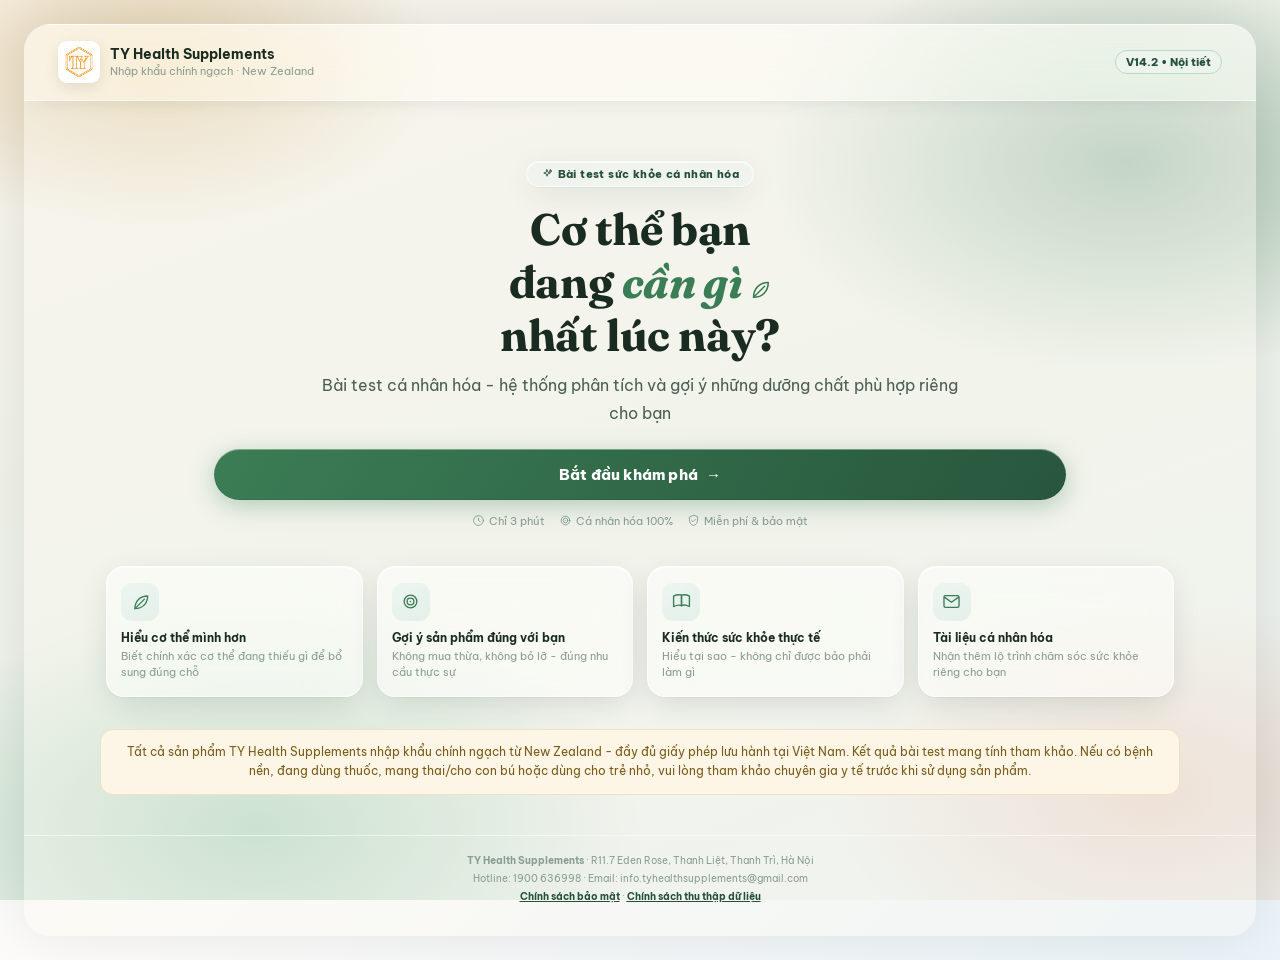
<file: index.html>
<!DOCTYPE html>
<html lang="vi">

<head>
  <!-- Google tag (gtag.js) -->
  <script async src="https://www.googletagmanager.com/gtag/js?id=G-NNC8QPFH6D"></script>
  <script>
    window.dataLayer = window.dataLayer || [];
    function gtag() { dataLayer.push(arguments); }
    gtag('js', new Date());

    gtag('config', 'G-NNC8QPFH6D');
  </script>
  <meta charset="UTF-8">
  <meta name="apple-mobile-web-app-capable" content="yes">
  <meta name="apple-mobile-web-app-status-bar-style" content="default">
  <meta name="theme-color" content="#2d5a3d">
  <meta name="format-detection" content="telephone=no">
  <meta name="viewport" content="width=device-width, initial-scale=1.0, viewport-fit=cover">
  <title>Kiểm Tra Sức Khỏe - TY Health Supplements</title>
  <meta name="description" content="Bài kiểm tra sức khỏe cá nhân hóa từ TY Health Supplements.">
  <link rel="icon" type="image/png" href="img/favicon.png">
  <link rel="apple-touch-icon" href="img/logo.png">
  <link rel="preconnect" href="https://fonts.googleapis.com">
  <link rel="preconnect" href="https://fonts.gstatic.com" crossorigin>
  <link
    href="https://fonts.googleapis.com/css2?family=Fraunces:ital,opsz,wght@0,9..144,500;0,9..144,600;0,9..144,700;1,9..144,600&family=Be+Vietnam+Pro:wght@400;500;600;700;800&display=swap"
    rel="stylesheet">
  <!-- Open Graph (Facebook, Zalo, Messenger...) -->
  <meta property="og:type" content="website">
  <meta property="og:site_name" content="TY Health Supplements">
  <meta property="og:title" content="Kiểm Tra Sức Khỏe Cá Nhân Hóa - TY Health Supplements">
  <meta property="og:description"
    content="Bài test 3 phút giúp bạn biết cơ thể đang cần bổ sung gì - cá nhân hóa 100%, hoàn toàn miễn phí.">
  <meta property="og:image" content="https://bai-test-suc-khoe.netlify.app/img/og-cover.jpg">
  <meta property="og:image:width" content="1200">
  <meta property="og:image:height" content="630">
  <meta property="og:url" content="https://bai-test-suc-khoe.netlify.app/">
  <meta property="og:locale" content="vi_VN">

  <!-- Twitter / X Card -->
  <meta name="twitter:card" content="summary_large_image">
  <meta name="twitter:title" content="Kiểm Tra Sức Khỏe Cá Nhân Hóa - TY Health Supplements">
  <meta name="twitter:description"
    content="Bài test 3 phút giúp bạn biết cơ thể đang cần bổ sung gì - cá nhân hóa 100%, hoàn toàn miễn phí.">
  <meta name="twitter:image" content="https://bai-test-suc-khoe.netlify.app/img/og-cover.jpg">
  <link rel="icon" type="image/png" href="img/favicon.png">
  <link rel="apple-touch-icon" href="img/logo.png">
  <link rel="preconnect" href="https://fonts.googleapis.com">
  <link rel="preconnect" href="https://fonts.gstatic.com" crossorigin>
  <link
    href="https://fonts.googleapis.com/css2?family=Fraunces:ital,opsz,wght@0,9..144,500;0,9..144,600;0,9..144,700;1,9..144,600&family=Be+Vietnam+Pro:wght@400;500;600;700;800&display=swap"
    rel="stylesheet">
  <style>
    /* ───────────────────────────────
   DESIGN TOKENS
─────────────────────────────── */
    :root {
      --g: #3b7d55;
      /* green */
      --gd: #244f38;
      /* green dark */
      --gp: #edf5f1;
      /* green pale */
      --gm: #b8d9c6;
      /* green mid */
      --au: #c49640;
      /* gold */
      --ap: #fdf5e6;
      /* gold pale */
      --bg: rgba(250, 247, 240, .38);
      /* warm bg — translucent so the ambient glow reads through */
      --wh: rgba(255, 255, 255, .5);
      /* glass surface */
      --wh-solid: #ffffff;
      /* opaque white, for text inputs & tiny controls that need full legibility */
      --tx: #1a2c22;
      /* text */
      --tm: #4a5e52;
      /* text mid */
      --ts: #8a9d92;
      /* text soft */
      --bd: rgba(255, 255, 255, .55);
      /* glass edge */
      --or: #d9714a;
      /* orange */
      --am: #d4a434;
      /* amber */
      --em: #3d9e68;
      /* emerald */
      --nav: 72px;
      --glass-blur: blur(28px) saturate(180%);
      --glass-shadow: 0 8px 32px -6px rgba(20, 51, 36, .16), 0 1px 1px rgba(20, 51, 36, .04), inset 0 1px 0 rgba(255, 255, 255, .75), inset 0 0 0 1px rgba(255, 255, 255, .12);
    }

    /* ───────────────────────────────
   AMBIENT GLASS BACKDROP
   Fixed, blurred colour field the glass panels refract against.
─────────────────────────────── */
    body::before {
      content: "";
      position: fixed;
      inset: 0;
      z-index: -1;
      background:
        radial-gradient(38% 30% at 12% 8%, rgba(196, 150, 64, .38), transparent 60%),
        radial-gradient(46% 38% at 88% 18%, rgba(59, 125, 85, .42), transparent 62%),
        radial-gradient(50% 42% at 20% 92%, rgba(61, 158, 104, .34), transparent 60%),
        radial-gradient(42% 36% at 90% 88%, rgba(217, 113, 74, .22), transparent 60%),
        linear-gradient(160deg, #f8f4ec 0%, #eef2ea 48%, #eaf0ee 100%);
      background-color: #f2efe6;
    }

    /* ───────────────────────────────
   RESET
─────────────────────────────── */
    *,
    *::before,
    *::after {
      box-sizing: border-box;
      margin: 0;
      padding: 0;
    }

    html {
      font-size: 16px;
      scroll-behavior: smooth;
    }

    body {
      font-family: 'Be Vietnam Pro', sans-serif;
      background: var(--bg);
      color: var(--tx);
      min-height: 100vh;
      min-height: 100dvh;
      overflow-x: hidden;
      -webkit-font-smoothing: antialiased;
    }

    button,
    input,
    select {
      font-family: inherit;
    }

    button {
      -webkit-tap-highlight-color: transparent;
      border: none;
      cursor: pointer;
    }

    * {
      -webkit-tap-highlight-color: transparent;
    }

    .ico {
      display: inline-flex;
      flex-shrink: 0;
      line-height: 0;
    }

    .ico svg {
      display: block;
    }

    /* ───────────────────────────────
   APP CONTAINER
─────────────────────────────── */
    #app {
      max-width: 430px;
      margin: 0 auto;
      min-height: 100vh;
      min-height: 100dvh;
      background: var(--bg);
      box-shadow: 0 0 60px rgba(0, 0, 0, .09);
      position: relative;
    }

    @media(max-width:430px) {
      #app {
        box-shadow: none;
      }
    }

    /* ───────────────────────────────
   HEADER
─────────────────────────────── */
    .hdr {
      display: flex;
      align-items: center;
      gap: 10px;
      padding: 13px 18px;
      background: rgba(255, 255, 255, .45);
      backdrop-filter: var(--glass-blur);
      -webkit-backdrop-filter: var(--glass-blur);
      border-bottom: 1px solid rgba(255, 255, 255, .5);
      box-shadow: 0 1px 0 rgba(255, 255, 255, .8) inset, 0 6px 24px -12px rgba(20, 51, 36, .18);
      position: sticky;
      top: 0;
      z-index: 300;
    }

    .hdr-logo {
      width: 33px;
      height: 33px;
      border-radius: 9px;
      background: var(--g);
      flex-shrink: 0;
      display: flex;
      align-items: center;
      justify-content: center;
      font-size: 10.5px;
      font-weight: 800;
      color: #fff;
      letter-spacing: -.3px;
      cursor: pointer;
      transition: .15s;
    }

    .hdr-logo:active {
      transform: scale(.92);
      opacity: .85;
    }

    .hdr-info h1 {
      font-size: 12.5px;
      font-weight: 700;
      color: var(--tx);
      line-height: 1.2;
    }

    .hdr-info p {
      font-size: 9.5px;
      color: var(--ts);
      margin-top: 1px;
    }

    .hdr-pill {
      margin-left: auto;
      background: rgba(237, 245, 241, .55);
      backdrop-filter: var(--glass-blur);
      -webkit-backdrop-filter: var(--glass-blur);
      border: 1px solid var(--gm);
      border-radius: 20px;
      padding: 4px 10px;
      font-size: 9.5px;
      font-weight: 800;
      color: var(--gd);
      white-space: nowrap;
    }

    /* ───────────────────────────────
   SCREENS
─────────────────────────────── */
    .screen {
      display: none;
    }

    .screen.active {
      display: block;
      animation: su .35s cubic-bezier(.16, 1, .3, 1);
    }

    @keyframes su {
      from {
        opacity: 0;
        transform: translateY(10px);
      }

      to {
        opacity: 1;
        transform: none;
      }
    }

    /* ───────────────────────────────
   HOME
─────────────────────────────── */
    .home-hero {
      padding: 30px 20px 22px;
      text-align: center;
    }

    .home-tag {
      display: inline-flex;
      align-items: center;
      gap: 5px;
      background: rgba(237, 245, 241, .55);
      backdrop-filter: var(--glass-blur);
      -webkit-backdrop-filter: var(--glass-blur);
      border: 1px solid var(--bd);
      border-radius: 30px;
      padding: 5px 14px;
      margin-bottom: 16px;
      font-size: 10.5px;
      font-weight: 800;
      color: var(--gd);
      letter-spacing: .4px;
      box-shadow: var(--glass-shadow);
    }

    .home-h {
      font-family: 'Fraunces', serif;
      font-size: 31px;
      font-weight: 700;
      line-height: 1.2;
      color: var(--tx);
      margin-bottom: 11px;
    }

    .home-h em {
      font-style: italic;
      color: var(--g);
    }

    .grow-ico {
      color: var(--g);
      margin-left: 7px;
      vertical-align: -2px;
      transform-origin: bottom center;
      animation:
        leafPop .6s cubic-bezier(.34,1.56,.64,1) .35s both,
        leafSway 3.2s ease-in-out 1.1s infinite;
    }

    @keyframes leafPop {
      0% { transform: scale(0) rotate(-20deg); opacity: 0; }
      60% { transform: scale(1.18) rotate(10deg); opacity: 1; }
      100% { transform: scale(1) rotate(0deg); }
    }

    @keyframes leafSway {
      0%, 100% { transform: rotate(-7deg); }
      50% { transform: rotate(7deg); }
    }

    .home-p {
      font-size: 13.5px;
      color: var(--tm);
      line-height: 1.7;
      margin-bottom: 22px;
    }

    .cta {
      position: relative;
      overflow: hidden;
      width: 100%;
      padding: 16px;
      background: linear-gradient(120deg, var(--g) 0%, var(--gd) 55%, var(--g) 100%);
      background-size: 220% 100%;
      background-position: 0% 0%;
      color: #fff;
      border-radius: 999px;
      font-size: 15px;
      font-weight: 800;
      letter-spacing: .2px;
      display: flex;
      align-items: center;
      justify-content: center;
      gap: 8px;
      box-shadow: 0 6px 24px rgba(59, 125, 85, .35), inset 0 1px 0 rgba(255, 255, 255, .35), inset 0 -1px 0 rgba(0, 0, 0, .08);
      transition: transform .4s cubic-bezier(.16,1,.3,1), box-shadow .4s cubic-bezier(.16,1,.3,1), background-position .7s ease;
    }

    .cta::before {
      content: '';
      position: absolute;
      top: 0; left: -75%;
      width: 45%; height: 100%;
      background: linear-gradient(115deg, transparent, rgba(255,255,255,.4), transparent);
      transform: skewX(-22deg);
      transition: left .85s cubic-bezier(.16,1,.3,1);
      pointer-events: none;
    }

    .cta-arrow {
      display: inline-block;
      transition: transform .4s cubic-bezier(.16,1,.3,1);
    }

    @media (hover: hover) and (pointer: fine) {
      .cta:hover {
        transform: translateY(-3px);
        background-position: 100% 0%;
        box-shadow: 0 16px 38px -4px rgba(59, 125, 85, .5), 0 6px 18px -2px rgba(196, 150, 64, .3), 0 0 0 1px rgba(196, 150, 64, .25);
      }
      .cta:hover::before {
        left: 130%;
      }
      .cta:hover .cta-arrow {
        transform: translateX(6px);
      }
    }

    .cta:active {
      transform: scale(.98);
      opacity: .92;
    }

    .home-meta {
      display: flex;
      justify-content: center;
      gap: 14px;
      margin-top: 14px;
      flex-wrap: wrap;
    }

    .home-meta span {
      font-size: 11px;
      color: var(--ts);
      display: flex;
      align-items: center;
      gap: 4px;
    }

    /* benefit cards */
    .bnet {
      display: grid;
      grid-template-columns: 1fr 1fr;
      gap: 9px;
      padding: 0 16px 18px;
    }

    .bc {
      background: var(--wh);
      backdrop-filter: var(--glass-blur);
      -webkit-backdrop-filter: var(--glass-blur);
      border-radius: 18px;
      padding: 14px 12px;
      border: 1px solid var(--bd);
      box-shadow: var(--glass-shadow);
      transition: .2s;
    }

    .bc:active {
      transform: scale(.98);
    }

    .bc-i {
      width: 38px;
      height: 38px;
      border-radius: 11px;
      margin-bottom: 9px;
      background: linear-gradient(150deg, var(--gp), #e4f0e9);
      color: var(--g);
      display: flex;
      align-items: center;
      justify-content: center;
    }

    .bc h4 {
      font-size: 12px;
      font-weight: 700;
      margin-bottom: 3px;
      line-height: 1.35;
    }

    .bc p {
      font-size: 10.5px;
      color: var(--ts);
      line-height: 1.5;
    }

    .trust {
      margin: 0 16px 22px;
      background: var(--ap);
      border: 1px solid rgba(196, 150, 64, .22);
      border-radius: 13px;
      padding: 13px 15px;
      font-size: 11.5px;
      color: #7a5c1a;
      line-height: 1.65;
      text-align: center;
    }
    .biz-footer {
      padding: 16px 20px 30px;
      text-align: center;
      font-size: 10px;
      color: var(--ts);
      line-height: 1.8;
      border-top: 1px solid var(--bd);
      margin-top: 4px;
    }
    .biz-footer a {
      color: var(--gd);
      font-weight: 700;
      text-decoration: underline;
    }

    /* ───────────────────────────────
   QUIZ
─────────────────────────────── */
    .q-wrap {
      padding: 16px 16px calc(var(--nav) + 20px);
    }

    /* progress */
    .prog {
      margin-bottom: 16px;
    }

    .prog-top {
      display: flex;
      justify-content: space-between;
      align-items: center;
      margin-bottom: 6px;
    }

    .prog-tag {
      font-size: 9.5px;
      font-weight: 800;
      color: var(--ts);
      text-transform: uppercase;
      letter-spacing: .8px;
    }

    .prog-num {
      font-size: 11.5px;
      font-weight: 800;
      color: var(--g);
    }

    .prog-track {
      height: 4px;
      background: var(--bd);
      border-radius: 10px;
      overflow: hidden;
    }

    .prog-bar {
      height: 100%;
      background: linear-gradient(90deg, var(--g), var(--au));
      border-radius: 10px;
      transition: width .5s cubic-bezier(.16, 1, .3, 1);
    }

    /* question card */
    .q-card {
      background: var(--wh);
      backdrop-filter: var(--glass-blur);
      -webkit-backdrop-filter: var(--glass-blur);
      border-radius: 26px;
      padding: 22px 18px;
      border: 1px solid var(--bd);
      box-shadow: var(--glass-shadow);
      animation: qIn .38s cubic-bezier(.16, 1, .3, 1);
    }

    @keyframes qIn {
      from {
        opacity: 0;
        transform: translateY(14px) scale(.99);
      }

      to {
        opacity: 1;
        transform: none;
      }
    }

    .q-tag {
      display: inline-flex;
      align-items: center;
      background: var(--gp);
      border-radius: 20px;
      padding: 3px 10px;
      font-size: 9px;
      font-weight: 800;
      color: var(--gd);
      letter-spacing: .5px;
      text-transform: uppercase;
      margin-bottom: 11px;
    }

    .q-text {
      font-family: 'Fraunces', serif;
      font-size: 18px;
      font-weight: 700;
      line-height: 1.35;
      color: var(--tx);
      margin-bottom: 5px;
    }

    .q-sub {
      font-size: 11.5px;
      color: var(--ts);
      line-height: 1.6;
      margin-bottom: 14px;
    }

    /* options */
    .opts {
      display: flex;
      flex-direction: column;
      gap: 7px;
    }

    .opt {
      border: 1.5px solid var(--bd);
      border-radius: 16px;
      padding: 13px 14px;
      display: flex;
      align-items: flex-start;
      gap: 10px;
      background: var(--wh);
      backdrop-filter: var(--glass-blur);
      -webkit-backdrop-filter: var(--glass-blur);
      box-shadow: 0 2px 10px -6px rgba(20, 51, 36, .12), inset 0 1px 0 rgba(255, 255, 255, .7);
      transition: all .15s;
      user-select: none;
      -webkit-user-select: none;
    }

    .opt:active {
      transform: scale(.985);
      background: rgba(237, 245, 241, .65);
    }

    .opt.sel {
      border-color: var(--g);
      background: rgba(184, 217, 198, .45);
      box-shadow: 0 2px 10px -6px rgba(20, 51, 36, .12), inset 0 1px 0 rgba(255, 255, 255, .7);
      animation: optPop .38s cubic-bezier(.34, 1.56, .64, 1), optGlow .55s ease-out;
    }

    @keyframes optPop {
      0% {
        transform: scale(.96);
      }

      55% {
        transform: scale(1.015);
      }

      100% {
        transform: scale(1);
      }
    }

    @keyframes optGlow {
      0% {
        box-shadow: 0 0 0 0 rgba(59, 125, 85, .45);
      }

      100% {
        box-shadow: 0 0 0 9px rgba(59, 125, 85, 0);
      }
    }

    .opt-dot,
    .opt-radio {
      width: 19px;
      height: 19px;
      border-radius: 50%;
      border: 2px solid var(--bd);
      flex-shrink: 0;
      margin-top: 1px;
      display: flex;
      align-items: center;
      justify-content: center;
      background: var(--wh);
      transition: .15s;
    }

    .opt.sel .opt-dot,
    .opt.sel .opt-radio {
      border-color: var(--g);
      background: var(--g);
      animation: dotPop .32s cubic-bezier(.34, 1.56, .64, 1);
    }

    .opt.sel .opt-dot::after,
    .opt.sel .opt-radio::after {
      content: '';
      font-size: 10px;
      color: #fff;
      font-weight: 800;
      animation: tickPop .32s cubic-bezier(.34, 1.56, .64, 1);
    }

    @keyframes dotPop {
      0% {
        transform: scale(.5);
      }

      60% {
        transform: scale(1.2);
      }

      100% {
        transform: scale(1);
      }
    }

    @keyframes tickPop {
      0% {
        transform: scale(0);
        opacity: 0;
      }

      100% {
        transform: scale(1);
        opacity: 1;
      }
    }

    .opt-body {
      flex: 1;
      min-width: 0;
    }

    .opt-main {
      font-size: 13.5px;
      font-weight: 500;
      color: var(--tx);
      line-height: 1.4;
    }

    .opt.sel .opt-main {
      font-weight: 700;
      color: var(--gd);
    }

    .opt-sub {
      font-size: 11px;
      color: var(--ts);
      margin-top: 2px;
      line-height: 1.4;
    }

    /* ── HINT BOX - bold & eye-catching ── */
    .hint {
      margin-top: 13px;
      background: rgba(255, 255, 255, .45);
      backdrop-filter: var(--glass-blur);
      -webkit-backdrop-filter: var(--glass-blur);
      border-radius: 16px;
      padding: 0;
      border: 1.5px solid var(--bd);
      box-shadow: var(--glass-shadow);
      overflow: hidden;
    }

    .hint-head {
      display: flex;
      align-items: center;
      gap: 7px;
      padding: 9px 13px 8px;
      background: var(--g);
      color: #fff;
    }

    .hint-head span {
      font-size: 10px;
      font-weight: 800;
      color: #fff;
      text-transform: uppercase;
      letter-spacing: .7px;
    }

    .hint-body {
      padding: 11px 13px;
    }

    .hint-body p {
      font-size: 13px;
      font-weight: 700;
      color: var(--gd);
      line-height: 1.65;
    }

    .hint-body p em {
      font-style: normal;
      color: var(--or);
      background: rgba(217, 113, 74, .1);
      border-radius: 3px;
      padding: 0 2px;
    }

    /* next button - inline, right-aligned under last answer */
    .next-wrap {
      display: flex;
      justify-content: flex-end;
      margin-top: 18px;
    }

    .next-inline {
      display: inline-flex;
      align-items: center;
      gap: 6px;
      padding: 13px 22px;
      border-radius: 13px;
      background: var(--g);
      color: #fff;
      font-size: 14px;
      font-weight: 800;
      box-shadow: 0 6px 18px rgba(59, 125, 85, .28);
      opacity: .35;
      pointer-events: none;
      transition: opacity .2s, transform .15s;
    }

    .next-inline.ready {
      opacity: 1;
      pointer-events: all;
    }

    .next-inline.ready:active {
      transform: scale(.97);
      opacity: .88;
    }

    /* nav */
    .q-nav {
      position: fixed;
      bottom: 0;
      left: 50%;
      transform: translateX(-50%);
      width: 100%;
      max-width: 430px;
      z-index: 300;
      background: rgba(255, 255, 255, .45);
      backdrop-filter: var(--glass-blur);
      -webkit-backdrop-filter: var(--glass-blur);
      border-top: 1px solid rgba(255, 255, 255, .5);
      padding: 10px 16px;
      padding-bottom: calc(10px + env(safe-area-inset-bottom, 0px));
      display: flex;
      gap: 9px;
      align-items: center;
      box-shadow: 0 1px 0 rgba(255, 255, 255, .8) inset, 0 -6px 24px -12px rgba(20, 51, 36, .18);
    }

    .nav-back {
      width: 50px;
      height: 50px;
      flex-shrink: 0;
      border-radius: 16px;
      border: 1.5px solid var(--bd);
      background: var(--wh);
      backdrop-filter: var(--glass-blur);
      -webkit-backdrop-filter: var(--glass-blur);
      box-shadow: var(--glass-shadow);
      display: flex;
      align-items: center;
      justify-content: center;
      font-size: 19px;
      color: var(--tm);
      transition: .15s;
    }

    .nav-back:active {
      background: var(--gp);
      border-color: var(--g);
    }

    .nav-next {
      flex: 1;
      height: 50px;
      border-radius: 13px;
      background: var(--g);
      color: #fff;
      font-size: 14.5px;
      font-weight: 800;
      opacity: .35;
      pointer-events: none;
      display: flex;
      align-items: center;
      justify-content: center;
      gap: 5px;
      transition: .2s;
    }

    .nav-next.on {
      opacity: 1;
      pointer-events: all;
    }

    .nav-next.on:active {
      transform: scale(.98);
      opacity: .87;
    }

    /* ───────────────────────────────
   RESULT HERO
─────────────────────────────── */
    .r-hero {
      background: linear-gradient(155deg, rgba(36, 79, 56, .82) 0%, rgba(59, 125, 85, .82) 100%);
      backdrop-filter: blur(20px) saturate(160%);
      -webkit-backdrop-filter: blur(20px) saturate(160%);
      padding: 28px 22px 48px;
      text-align: center;
      position: relative;
      overflow: hidden;
    }

    .r-hero::before {
      content: '';
      position: absolute;
      top: -60px;
      right: -60px;
      width: 200px;
      height: 200px;
      border-radius: 50%;
      background: rgba(255, 255, 255, .06);
      filter: blur(4px);
    }

    .r-hero::after {
      content: '';
      position: absolute;
      bottom: -80px;
      left: -40px;
      width: 190px;
      height: 190px;
      border-radius: 50%;
      background: rgba(196, 150, 64, .17);
      filter: blur(8px);
    }

    .r-badge {
      display: inline-flex;
      align-items: center;
      gap: 5px;
      border-radius: 30px;
      padding: 5px 15px;
      margin-bottom: 13px;
      font-size: 11px;
      font-weight: 800;
      letter-spacing: .4px;
      position: relative;
      z-index: 1;
    }

    .bg-g {
      background: rgba(61, 158, 104, .28);
      color: #a8f0c5;
      border: 1px solid rgba(61, 158, 104, .4);
    }

    .bg-y {
      background: rgba(212, 164, 52, .28);
      color: #f5d98a;
      border: 1px solid rgba(212, 164, 52, .4);
    }

    .bg-o {
      background: rgba(217, 113, 74, .28);
      color: #f5bdb4;
      border: 1px solid rgba(217, 113, 74, .4);
    }

    /* donut */
    .donut {
      position: relative;
      width: 128px;
      height: 128px;
      margin: 0 auto 16px;
      z-index: 1;
    }

    .donut::before {
      content: '';
      position: absolute;
      inset: -22px;
      border-radius: 50%;
      background: radial-gradient(circle, rgba(255, 255, 255, .16), transparent 68%);
      z-index: -1;
      animation: donutGlow 3.2s ease-in-out infinite;
    }

    @keyframes donutGlow {

      0%,
      100% {
        opacity: .7;
        transform: scale(1);
      }

      50% {
        opacity: 1;
        transform: scale(1.06);
      }
    }

    .donut svg {
      width: 100%;
      height: 100%;
      transform: rotate(-90deg);
    }

    .donut circle {
      fill: none;
      stroke-width: 11;
      stroke-linecap: round;
    }

    .dc-bg {
      stroke: rgba(255, 255, 255, .13);
    }

    .dc-fil {
      transition: stroke-dashoffset 1.4s cubic-bezier(.16, 1, .3, 1);
    }

    .donut-mid {
      position: absolute;
      inset: 0;
      display: flex;
      flex-direction: column;
      align-items: center;
      justify-content: center;
    }

    .donut-num {
      font-family: 'Fraunces', serif;
      font-size: 33px;
      font-weight: 700;
      color: #fff;
      line-height: 1;
    }

    .donut-lbl {
      font-size: 9.5px;
      color: rgba(255, 255, 255, .65);
      margin-top: 2px;
    }

    .r-title {
      font-family: 'Fraunces', serif;
      font-size: 21px;
      font-weight: 700;
      color: #fff;
      line-height: 1.3;
      margin-bottom: 8px;
      position: relative;
      z-index: 1;
    }

    .r-sub {
      font-size: 12.5px;
      color: rgba(255, 255, 255, .82);
      line-height: 1.65;
      position: relative;
      z-index: 1;
    }

    /* pull-up body */
    .r-body {
      margin-top: -20px;
      border-radius: 22px 22px 0 0;
      background: var(--bg);
      padding: 22px 16px 0;
      position: relative;
      z-index: 2;
    }

    /* ───────────────────────────────
   RESULT SECTIONS
─────────────────────────────── */
    .rs {
      background: var(--wh);
      backdrop-filter: var(--glass-blur);
      -webkit-backdrop-filter: var(--glass-blur);
      border-radius: 22px;
      margin-bottom: 11px;
      border: 1px solid var(--bd);
      overflow: hidden;
      box-shadow: var(--glass-shadow);
    }

    .rs-hdr {
      padding: 12px 16px;
      border-bottom: 1px solid var(--bd);
      display: flex;
      align-items: center;
      gap: 7px;
    }

    .rs-hdr svg {
      color: var(--g);
      flex-shrink: 0;
    }

    .rs-hdr h3 {
      font-size: 12.5px;
      font-weight: 800;
      color: var(--tx);
    }

    .rs-body {
      padding: 13px 16px;
    }

    /* micro dot rows */
    .mi {
      display: flex;
      align-items: flex-start;
      gap: 10px;
      padding: 9px 0;
      border-bottom: 1px solid #f3f5f1;
    }

    .mi:last-child {
      border-bottom: none;
      padding-bottom: 0;
    }

    .mi-dot {
      width: 9px;
      height: 9px;
      border-radius: 50%;
      flex-shrink: 0;
      margin-top: 5px;
    }

    .d-or {
      background: var(--or);
    }

    .d-am {
      background: var(--am);
    }

    .d-em {
      background: var(--em);
    }

    .mi h4 {
      font-size: 12.5px;
      font-weight: 800;
      margin-bottom: 3px;
      color: var(--tx);
    }

    .mi p {
      font-size: 11px;
      color: var(--tm);
      line-height: 1.55;
    }

    /* care cards */
    .cg {
      display: grid;
      gap: 8px;
    }

    .cc {
      background: var(--ap);
      border-radius: 11px;
      border: 1px solid rgba(196, 150, 64, .2);
      padding: 11px 13px;
    }

    .cc h4 {
      font-size: 12px;
      font-weight: 800;
      color: #6e5010;
      margin-bottom: 4px;
    }

    .cc p {
      font-size: 11px;
      color: #6a4c10;
      line-height: 1.6;
    }

    /* habit boxes */
    .hb {
      background: var(--ap);
      border-radius: 11px;
      border: 1px solid rgba(196, 150, 64, .2);
      padding: 11px 13px;
      margin-bottom: 7px;
    }

    .hb:last-child {
      margin-bottom: 0;
    }

    .hb h4 {
      font-size: 12px;
      font-weight: 800;
      color: #6e5010;
      margin-bottom: 4px;
    }

    .hb p {
      font-size: 11px;
      color: #6a4c10;
      line-height: 1.6;
    }

    /* product rows */
    .pi {
      display: flex;
      align-items: center;
      gap: 10px;
      padding: 10px 0;
      border-bottom: 1px solid #f3f5f1;
    }

    .pi:last-child {
      border-bottom: none;
      padding-bottom: 0;
    }

    .pi-ico {
      width: 40px;
      height: 40px;
      border-radius: 11px;
      background: linear-gradient(150deg, var(--gp), #e4f0e9);
      color: var(--gd);
      flex-shrink: 0;
      display: flex;
      align-items: center;
      justify-content: center;
    }

    .pi-info {
      flex: 1;
      min-width: 0;
    }

    .pi-info h4 {
      font-size: 12.5px;
      font-weight: 700;
      margin-bottom: 2px;
    }

    .pi-info p {
      font-size: 11px;
      color: var(--tm);
      line-height: 1.4;
    }

    .pi-tag {
      font-size: 9px;
      font-weight: 800;
      padding: 3px 8px;
      border-radius: 20px;
      flex-shrink: 0;
    }

    .tc {
      background: #fce8e8;
      color: #a02828;
    }

    .tb {
      background: #fef3df;
      color: #8a6010;
    }

    /* encouragement */
    .enc {
      background: linear-gradient(135deg, rgba(237, 245, 241, .6), rgba(253, 245, 230, .6));
      backdrop-filter: var(--glass-blur);
      -webkit-backdrop-filter: var(--glass-blur);
      border-radius: 22px;
      padding: 17px;
      margin-bottom: 11px;
      border: 1px solid var(--bd);
      box-shadow: var(--glass-shadow);
      text-align: center;
    }

    .enc-ico {
      width: 46px;
      height: 46px;
      border-radius: 50%;
      margin: 0 auto 9px;
      background: rgba(255, 255, 255, .55);
      color: var(--g);
      display: flex;
      align-items: center;
      justify-content: center;
    }

    .enc h3 {
      font-family: 'Fraunces', serif;
      font-size: 16px;
      color: var(--gd);
      margin-bottom: 5px;
    }

    .enc p {
      font-size: 11.5px;
      color: var(--tm);
      line-height: 1.65;
    }

    /* product row: right-side tag + link button per product */
    .pi-right {
      display: flex;
      flex-direction: column;
      align-items: flex-end;
      gap: 6px;
      flex-shrink: 0;
    }

    .pi-btn {
      display: inline-flex;
      align-items: center;
      justify-content: center;
      padding: 6px 12px;
      border-radius: 999px;
      background: linear-gradient(120deg, var(--g), var(--gd));
      color: #fff;
      font-size: 10.5px;
      font-weight: 800;
      white-space: nowrap;
      box-shadow: 0 3px 10px -3px rgba(36, 79, 56, .4), inset 0 1px 0 rgba(255, 255, 255, .35);
      transition: transform .15s, opacity .15s;
    }

    .pi-btn:active {
      transform: scale(.95);
      opacity: .85;
    }

    /* share */
    .share-blk {
      background: var(--wh);
      backdrop-filter: var(--glass-blur);
      -webkit-backdrop-filter: var(--glass-blur);
      border-radius: 22px;
      margin-bottom: 11px;
      border: 1px solid var(--bd);
      overflow: hidden;
      box-shadow: var(--glass-shadow);
    }

    .share-inner {
      padding: 17px;
      text-align: center;
    }

    .share-inner h3 {
      font-family: 'Fraunces', serif;
      font-size: 16px;
      color: var(--gd);
      margin-bottom: 6px;
    }

    .share-inner p {
      font-size: 11.5px;
      color: var(--tm);
      line-height: 1.6;
      margin-bottom: 13px;
    }

    .share-row {
      display: grid;
      grid-template-columns: 1fr 1fr;
      gap: 8px;
    }

    .sh {
      padding: 12px 8px;
      border-radius: 999px;
      font-size: 12.5px;
      font-weight: 800;
      transition: .15s;
    }

    .sh:active {
      transform: scale(.97);
    }

    .sh-sec {
      background: rgba(237, 245, 241, .55);
      backdrop-filter: var(--glass-blur);
      -webkit-backdrop-filter: var(--glass-blur);
      color: var(--gd);
      border: 1.5px solid var(--gm);
    }

    .sh-pri {
      background: linear-gradient(120deg, var(--g), var(--gd));
      color: #fff;
      border: none;
      box-shadow: 0 4px 14px -4px rgba(36, 79, 56, .4), inset 0 1px 0 rgba(255, 255, 255, .3);
    }

    /* lead form */
    .lead {
      background: var(--wh);
      backdrop-filter: var(--glass-blur);
      -webkit-backdrop-filter: var(--glass-blur);
      border-radius: 22px;
      margin-bottom: 11px;
      border: 1px solid var(--bd);
      overflow: hidden;
      box-shadow: var(--glass-shadow);
    }

    .lead-hdr {
      background: linear-gradient(135deg, var(--gd), var(--g));
      padding: 18px;
      color: #fff;
    }

    .lead-hdr h3 {
      font-family: 'Fraunces', serif;
      font-size: 17px;
      margin-bottom: 6px;
    }

    .lead-hdr p {
      font-size: 11.5px;
      opacity: .85;
      line-height: 1.65;
    }

    .lead-body {
      padding: 17px;
    }

    .fr {
      margin-bottom: 12px;
      position: relative;
    }

    .fr label {
      display: block;
      font-size: 10px;
      font-weight: 800;
      color: var(--ts);
      margin-bottom: 5px;
      text-transform: uppercase;
      letter-spacing: .5px;
    }

    .fr input,
    .fr select {
      width: 100%;
      padding: 13px 13px;
      border: 1.5px solid var(--bd);
      border-radius: 14px;
      font-size: 16px;
      /* prevents iOS zoom */
      background: rgba(255, 255, 255, .78);
      backdrop-filter: var(--glass-blur);
      -webkit-backdrop-filter: var(--glass-blur);
      color: var(--tx);
      -webkit-appearance: none;
      transition: border-color .2s, box-shadow .2s, background .2s;
    }

    .fr input:focus,
    .fr select:focus {
      outline: none;
      border-color: var(--g);
      background: var(--wh-solid);
      box-shadow: 0 0 0 4px rgba(59, 125, 85, .12);
    }

    .fr-err {
      font-size: 10.5px;
      color: #c0563a;
      margin-top: 5px;
      display: none;
      font-weight: 600;
    }

    .fr.invalid input,
    .fr.invalid select {
      border-color: #d9704a;
      background: #fdf3f0;
    }

    .fr.invalid .fr-err {
      display: block;
    }

    .fr.valid input,
    .fr.valid select {
      border-color: var(--g);
    }

    @keyframes shakeF {

      0%,
      100% {
        transform: translateX(0);
      }

      20% {
        transform: translateX(-5px);
      }

      40% {
        transform: translateX(5px);
      }

      60% {
        transform: translateX(-3px);
      }

      80% {
        transform: translateX(3px);
      }
    }

    .fr.shake {
      animation: shakeF .35s;
    }
    .consent-wrap {
      margin-bottom: 14px;
    }
    .consent-wrap.shake {
      animation: shakeF .35s;
    }
    .consent {
      display: flex;
      align-items: flex-start;
      gap: 9px;
      cursor: pointer;
    }
    .consent input[type="checkbox"] {
      width: 18px;
      height: 18px;
      flex-shrink: 0;
      margin-top: 1px;
      accent-color: var(--g);
      cursor: pointer;
    }
    .consent span {
      font-size: 11px;
      color: var(--tm);
      line-height: 1.55;
    }
    .consent span a {
      color: var(--gd);
      font-weight: 700;
      text-decoration: underline;
    }
    .consent-wrap.invalid .consent span {
      color: #c0563a;
    }
    .consent-wrap .fr-err {
      margin-left: 27px;
      margin-top: 4px;
    }
    .consent-wrap.invalid .fr-err {
      display: block;
    }

    .fr2 {
      display: grid;
      grid-template-columns: 1fr 1fr;
      gap: 9px;
      margin-bottom: 12px;
    }

    @media(max-width:340px) {
      .fr2 {
        grid-template-columns: 1fr;
      }
    }

    .priv {
      font-size: 10.5px;
      color: var(--ts);
      text-align: center;
      margin-bottom: 13px;
      line-height: 1.6;
      display: flex;
      align-items: center;
      justify-content: center;
      gap: 5px;
    }

    .priv .ico {
      flex-shrink: 0;
    }

    .submit {
      width: 100%;
      padding: 16px;
      border-radius: 13px;
      background: linear-gradient(135deg, var(--gd), var(--g));
      color: #fff;
      font-size: 15px;
      font-weight: 800;
      box-shadow: 0 5px 18px rgba(59, 125, 85, .35);
      transition: .2s;
      display: flex;
      align-items: center;
      justify-content: center;
      gap: 7px;
    }

    .submit:active {
      transform: scale(.98);
      opacity: .88;
    }

    .disc {
      font-size: 10.5px;
      color: var(--ts);
      line-height: 1.65;
      text-align: center;
      padding: 0 12px 22px;
    }

    /* ───────────────────────────────
   SUCCESS
─────────────────────────────── */
    .success {
      padding: 54px 22px;
      text-align: center;
    }

    .success-ico {
      width: 84px;
      height: 84px;
      border-radius: 50%;
      margin: 0 auto 18px;
      background: linear-gradient(150deg, var(--gp), var(--ap));
      color: var(--g);
      display: flex;
      align-items: center;
      justify-content: center;
      box-shadow: 0 10px 26px -6px rgba(59, 125, 85, .25);
    }

    .success h2 {
      font-family: 'Fraunces', serif;
      font-size: 25px;
      color: var(--gd);
      margin-bottom: 10px;
    }

    .success p {
      font-size: 13.5px;
      color: var(--tm);
      line-height: 1.7;
      max-width: 290px;
      margin: 0 auto 24px;
    }

    .restart {
      padding: 12px 26px;
      background: var(--gp);
      color: var(--gd);
      border: 1.5px solid var(--gm);
      border-radius: 50px;
      font-size: 13.5px;
      font-weight: 700;
    }

    /* ───────────────────────────────
   RESPONSIVE TWEAKS
─────────────────────────────── */
    @media(max-width:360px) {
      .home-h {
        font-size: 26px;
      }

      .q-text {
        font-size: 16.5px;
      }

      .r-title {
        font-size: 19px;
      }

      .donut-num {
        font-size: 29px;
      }

      .donut {
        width: 112px;
        height: 112px;
      }

      .donut circle {
        stroke-width: 9;
      }
    }

    .q-limit-note {
      margin: 10px 0 14px;
      display: inline-flex;
      align-items: center;
      gap: 6px;
      background: var(--sage-pale);
      border: 1px solid var(--sage-mid);
      color: var(--sage-deep);
      border-radius: 999px;
      padding: 6px 10px;
      font-size: 11.5px;
      font-weight: 700;
    }

    .opt.multi .opt-radio {
      border-radius: 7px;
    }

    .opt.multi.sel .opt-radio::after {
      content: '';
    }

    .opt.multi.exclusive {
      margin-bottom: 8px;
    }

    .opt-exclusive-label {
      display: inline-flex;
      align-items: center;
      margin: 0 0 7px 2px;
      padding: 3px 8px;
      border-radius: 999px;
      background: var(--gp);
      color: var(--gd);
      font-size: 9px;
      font-weight: 800;
      letter-spacing: .04em;
      text-transform: uppercase;
    }

    .opt-divider {
      display: flex;
      align-items: center;
      gap: 9px;
      margin: 0 2px 10px;
      color: var(--ts);
      font-size: 10px;
      font-weight: 700;
    }

    .opt-divider::before,
    .opt-divider::after {
      content: '';
      height: 1px;
      flex: 1;
      background: var(--bd);
    }



    /* Brand, loading state & responsive refinements */
    .home-h,
    .q-text,
    .r-title,
    .donut-num,
    .enc h3,
    .share-inner h3,
    .lead-hdr h3,
    .success h2 {
      letter-spacing: -.01em;
    }

    .hdr-logo {
      background: #fff;
      border: 1px solid var(--bd);
      box-shadow: 0 5px 14px rgba(26, 44, 34, .1);
      overflow: hidden;
    }

    .hdr-logo img {
      width: 100%;
      height: 100%;
      object-fit: cover;
      display: block;
    }

    .page-loader {
      position: fixed;
      inset: 0;
      z-index: 1000;
      display: grid;
      place-items: center;
      background: var(--bg);
      transition: opacity .35s ease, visibility .35s ease;
    }

    .page-loader.is-hidden {
      opacity: 0;
      visibility: hidden;
      pointer-events: none;
    }

    .loader-content {
      display: flex;
      flex-direction: column;
      align-items: center;
      gap: 14px;
      color: var(--gd);
      font-size: 12px;
      font-weight: 800;
      letter-spacing: .04em;
    }

    .loader-logo {
      width: 76px;
      height: 76px;
      object-fit: cover;
      border-radius: 22px;
      background: #fff;
      box-shadow: 0 12px 28px rgba(26, 44, 34, .12);
    }

    .loader-ring {
      width: 28px;
      height: 28px;
      border: 3px solid var(--gm);
      border-top-color: var(--g);
      border-radius: 50%;
      animation: spin .8s linear infinite;
    }

    @keyframes spin {
      to {
        transform: rotate(360deg)
      }
    }

    /* Tablet: a roomier reading width without losing the focused quiz flow. */
    @media (min-width:600px) {
      body {
        padding: 28px;
        background: linear-gradient(135deg, var(--gp), var(--bg) 46%, #eaf3f8);
      }

      #app {
        width: 100%;
        max-width: 560px;
        border-radius: 26px;
        overflow: hidden;
        min-height: calc(100dvh - 56px);
      }

      .hdr {
        padding: 15px 22px;
      }

      .home-hero {
        padding: 46px 34px 30px;
      }

      .home-h {
        font-size: 38px;
      }

      .home-p {
        font-size: 15px;
      }

      .bnet {
        padding: 0 28px 24px;
        gap: 12px;
      }

      .trust {
        margin: 0 28px 30px;
      }

      .q-wrap {
        padding: 24px 28px calc(var(--nav) + 28px);
      }

      .r-body {
        padding-left: 28px;
        padding-right: 28px;
      }

      .q-nav {
        width: min(100%, 560px);
        max-width: none;
        border-radius: 0 0 26px 26px;
      }
    }

    @media (min-width:768px) {
      body {
        padding: 32px;
      }

      #app {
        max-width: 680px;
        min-height: calc(100dvh - 64px);
      }

      .hdr {
        padding: 16px 28px;
      }

      .home-hero {
        padding: 52px 52px 34px;
      }

      .bnet {
        padding: 0 38px 28px;
      }

      .trust {
        margin: 0 38px 34px;
      }

      .q-wrap {
        padding: 28px 40px calc(var(--nav) + 32px);
      }

      .r-body {
        padding-left: 40px;
        padding-right: 40px;
      }

      .q-nav {
        width: min(100%, 680px);
      }

      .success {
        padding: 72px 48px;
      }
    }

    /* Desktop: wider canvas, compact four-card overview, and matching bottom navigation. */
    @media (min-width:1024px) {
      body {
        padding: 40px;
      }

      #app {
        max-width: 880px;
        min-height: calc(100dvh - 80px);
      }

      .hdr {
        padding: 17px 34px;
      }

      .hdr-logo {
        width: 42px;
        height: 42px;
      }

      .hdr-info h1 {
        font-size: 14px;
      }

      .hdr-info p,
      .hdr-pill {
        font-size: 10.5px;
      }

      .home-hero {
        padding: 60px 80px 38px;
      }

      .home-h {
        font-size: 44px;
      }

      .home-p {
        max-width: 650px;
        margin-left: auto;
        margin-right: auto;
        font-size: 16px;
      }

      .bnet {
        grid-template-columns: repeat(4, 1fr);
        padding: 0 46px 32px;
        gap: 14px;
      }

      .bc {
        padding: 16px 14px;
      }

      .trust {
        margin: 0 46px 40px;
      }

      .q-wrap {
        max-width: 780px;
        margin: 0 auto;
        padding: 32px 0 calc(var(--nav) + 36px);
      }

      .r-hero {
        padding: 40px 54px 62px;
      }

      .r-body {
        max-width: 780px;
        margin-left: auto;
        margin-right: auto;
        padding-left: 0;
        padding-right: 0;
      }

      .q-nav {
        width: min(100%, 880px);
      }

      .success {
        padding: 92px 60px;
      }
    }

    @media (min-width:1440px) {
      #app {
        max-width: 960px;
      }

      .q-nav {
        width: min(100%, 960px);
      }

      .q-wrap,
      .r-body {
        max-width: 820px;
      }
    }

    /* Desktop refinement: use the available canvas while preserving a focused reading column. */
    @media (min-width:1024px) {
      body {
        padding: 24px;
      }

      #app {
        width: min(1280px, calc(100vw - 48px));
        max-width: none;
      }

      .home-hero {
        max-width: 980px;
        margin: 0 auto;
        padding-left: 64px;
        padding-right: 64px;
      }

      .bnet {
        max-width: 1160px;
        margin: 0 auto;
        padding-left: 46px;
        padding-right: 46px;
      }

      .trust {
        max-width: 1080px;
        margin-left: auto;
        margin-right: auto;
      }

      .q-wrap,
      .r-body {
        max-width: 900px;
      }

      .q-nav {
        width: min(1280px, calc(100vw - 48px));
      }
    }

    @media (min-width:1440px) {
      body {
        padding: 28px;
      }

      #app {
        width: min(1360px, calc(100vw - 56px));
      }

      .home-hero {
        max-width: 1040px;
      }

      .q-wrap,
      .r-body {
        max-width: 940px;
      }

      .q-nav {
        width: min(1360px, calc(100vw - 56px));
      }
    }

    @media (max-width:359px) {
      .hdr {
        padding: 11px 14px;
        gap: 8px;
      }

      .hdr-pill {
        padding: 4px 7px;
        font-size: 8.5px;
      }

      .home-hero {
        padding-left: 16px;
        padding-right: 16px;
      }

      .bnet {
        padding-left: 12px;
        padding-right: 12px;
      }
    }

    @media (prefers-reduced-motion:reduce) {

      *,
      *::before,
      *::after {
        animation-duration: .01ms !important;
        animation-iteration-count: 1 !important;
        scroll-behavior: auto !important;
        transition-duration: .01ms !important;
      }
    }
  </style>
</head>

<body>
  <div class="page-loader" id="page-loader" role="status" aria-label="Đang tải nội dung">
    <div class="loader-content"><img class="loader-logo" src="img/logo.png" alt="TY Health Supplements">
      <div class="loader-ring"></div><span>Đang chuẩn bị bài kiểm tra</span>
    </div>
  </div>
  <div id="app">
    <!-- HEADER -->
    <header class="hdr">
      <div class="hdr-logo" onclick="goHome()" title="Về trang chủ"><img src="img/logo.png" alt="TY Health Supplements"></div>
      <div class="hdr-info">
        <h1>TY Health Supplements</h1>
        <p>Nhập khẩu chính ngạch · New Zealand</p>
      </div>
      <div class="hdr-pill">V14.2 • Nội tiết</div>
    </header>
    <!-- HOME -->
    <div id="s-home" class="screen active">
      <div class="home-hero">
        <div class="home-tag"><span class="ico" data-icon="sparkle" data-size="12"></span> Bài test sức khỏe cá nhân hóa
        </div>
        <h2 class="home-h">Cơ thể bạn<br>đang <em>cần gì</em><span class="ico grow-ico" data-icon="leaf" data-size="22"></span><br>nhất lúc này?</h2>
        <p class="home-p">Bài test cá nhân hóa - hệ thống phân tích và gợi ý những dưỡng chất phù hợp riêng cho bạn</p>
        <button class="cta" onclick="show('s-quiz'); renderQ()"><span class="cta-label">Bắt đầu khám phá</span><span class="cta-arrow">→</span></button>
        <div class="home-meta">
          <span><span class="ico" data-icon="clock" data-size="13"></span> Chỉ 3 phút</span>
          <span><span class="ico" data-icon="target" data-size="13"></span> Cá nhân hóa 100%</span>
          <span><span class="ico" data-icon="shield" data-size="13"></span> Miễn phí & bảo mật</span>
        </div>
      </div>
      <div class="bnet">
        <div class="bc">
          <div class="bc-i"><span class="ico" data-icon="leaf" data-size="19"></span></div>
          <h4>Hiểu cơ thể mình hơn</h4>
          <p>Biết chính xác cơ thể đang thiếu gì để bổ sung đúng chỗ</p>
        </div>
        <div class="bc">
          <div class="bc-i"><span class="ico" data-icon="target" data-size="19"></span></div>
          <h4>Gợi ý sản phẩm đúng với bạn</h4>
          <p>Không mua thừa, không bỏ lỡ - đúng nhu cầu thực sự</p>
        </div>
        <div class="bc">
          <div class="bc-i"><span class="ico" data-icon="book" data-size="19"></span></div>
          <h4>Kiến thức sức khỏe thực tế</h4>
          <p>Hiểu tại sao - không chỉ được bảo phải làm gì</p>
        </div>
        <div class="bc">
          <div class="bc-i"><span class="ico" data-icon="mail" data-size="19"></span></div>
          <h4>Tài liệu cá nhân hóa</h4>
          <p>Nhận thêm lộ trình chăm sóc sức khỏe riêng cho bạn</p>
        </div>
      </div>
      <div class="trust">
        Tất cả sản phẩm TY Health Supplements nhập khẩu chính ngạch từ New Zealand - đầy đủ giấy phép lưu hành tại Việt
        Nam.
        Kết quả bài test mang tính tham khảo. Nếu có bệnh nền, đang dùng thuốc, mang thai/cho con bú hoặc dùng cho trẻ
        nhỏ, vui lòng tham khảo chuyên gia y tế trước khi sử dụng sản phẩm.
      </div>
      <div class="biz-footer">
        <p><strong>TY Health Supplements</strong> · R11.7 Eden Rose, Thanh Liệt, Thanh Trì, Hà Nội</p>
        <p>Hotline: 1900 636998 · Email: info.tyhealthsupplements@gmail.com</p>
        <p><a href="privacy-policy.html" target="_blank" rel="noopener">Chính sách bảo mật</a> · <a href="data-collection-policy.html" target="_blank" rel="noopener">Chính sách thu thập dữ liệu</a></p>
      </div>
    </div>
    <!-- QUIZ -->
    <div id="s-quiz" class="screen">
      <div class="q-wrap">
        <div class="prog">
          <div class="prog-top">
            <span class="prog-tag" id="prog-label">Bắt đầu</span>
            <span class="prog-num" id="prog-steps">1 / 10</span>
          </div>
          <div class="prog-track">
            <div class="prog-bar" id="prog-fill" style="width:10%"></div>
          </div>
        </div>
        <div id="q-container"></div>
      </div>
      <div class="q-nav">
        <div class="nav-back" id="back-btn" onclick="prevQ()">←</div>
      </div>
    </div>
    <!-- RESULT -->
    <div id="s-result" class="screen">
      <div>
        <div class="r-hero">
          <div class="r-badge" id="r-badge"></div>
          <div class="donut">
            <svg viewBox="0 0 128 128">
              <circle class="dc-bg" cx="64" cy="64" r="52" />
              <circle class="dc-fil" id="d-fill" cx="64" cy="64" r="52" stroke-dasharray="326.7"
                stroke-dashoffset="326.7" />
            </svg>
            <div class="donut-mid">
              <div class="donut-num" id="d-score">0</div>
              <div class="donut-lbl">sức khỏe</div>
            </div>
          </div>
          <div class="r-title" id="r-title"></div>
          <div class="r-sub" id="r-sub"></div>
        </div>
        <div class="r-body" id="r-body"></div>
      </div>
    </div>
    <!-- SUCCESS -->
    <div id="s-success" class="screen">
      <div class="success">
        <div class="success-ico"><span class="ico" data-icon="leaf" data-size="34"></span></div>
        <h2>Tuyệt vời, cảm ơn bạn!</h2>
        <p>Chuyên viên TY Health sẽ liên hệ trong vòng 24 giờ với tài liệu sức khỏe được cá nhân hóa riêng cho bạn.</p>
        <button class="restart" onclick="restart()">← Làm lại bài test</button>
      </div>
    </div>
  </div><!-- /#app -->
  <script>
    const FORM_ENDPOINT = "https://script.google.com/macros/s/AKfycbySkvwpua601TZobxy6W0IyyIgAwaK1XPuvlbh0yskJ0HtZoGr2ToHShSK0yJfm2-5g/exec"; // Google Apps Script Web App /exec
    // TODO: dán link Zalo Mini App tương ứng cho từng sản phẩm vào bên dưới.
    // Ví dụ: magie: "https://zalo.me/s/xxxxxxxxx/magie"
    const PRODUCT_URLS = {
      magie: "https://zmini.app/vBbja9zF6xLu",
      vitc: "https://zmini.app/Azh4Gmo8xc",
      zinc: "https://zmini.app/P3RfEBKTVczcT",
      d3k2: "https://zmini.app/ks0PIchYdiZG",
      canxi: "https://zmini.app/MCzNpRASwF",
      joint: "https://zmini.app/aMALLdjmR",
      moochewsJoint: "https://zmini.app/qhm5jt5nbk8",
      deerAntler: "https://zmini.app/QKj0dKfLu6",
      deerPlacenta: "https://zmini.app/N2WXxVRHq2C",
      his: "https://zmini.app/EcnzTZs1tu6",
      femme: "https://zmini.app/wXGHUjtyhwMiM",
      metabolic: "https://zmini.app/AiN5KYFht",
      colostrum: "https://zmini.app/ewISYgdTv",
      quercetin: "https://zmini.app/q5tigxeO5"
    };
    console.log("TY Health Check - V14.2 Female Hormone Product Logic");

    // ══════════════════════════════════════════════════════
    // 0) ICON SYSTEM - bộ icon line-art tối giản, dùng thay emoji
    // ══════════════════════════════════════════════════════
    const ICONS = {
      leaf: '<path d="M5 21c0-9.5 6.5-16 16-16 0 9.5-6.5 16-16 16z"/><path d="M5 21C9 17 13 13 17 9"/>',
      target: '<circle cx="12" cy="12" r="8"/><circle cx="12" cy="12" r="4.3"/><circle cx="12" cy="12" r="1" fill="currentColor" stroke="none"/>',
      book: '<path d="M2 5.2c2-1.1 4.4-1.7 6.8-1.7 1.9 0 3.2.5 3.2.5v13.4S10.5 16.5 8.8 16.5 4 17.4 2 18.4z"/><path d="M22 5.2c-2-1.1-4.4-1.7-6.8-1.7-1.9 0-3.2.5-3.2.5v13.4s1.5-1 3.2-1 4.8.9 6.8 1.9z"/>',
      mail: '<rect x="2.5" y="4.5" width="19" height="15" rx="2"/><path d="m3 6.5 9 6.5 9-6.5"/>',
      clock: '<circle cx="12" cy="12" r="9"/><path d="M12 7.5v5l3.3 1.9"/>',
      shield: '<path d="M12 2.5 4.5 5.5v5.8c0 5 3.2 8.8 7.5 10.2 4.3-1.4 7.5-5.2 7.5-10.2V5.5z"/><path d="m8.7 12 2.3 2.3 4.3-4.3"/>',
      sparkle: '<path d="M12 3.5 13.7 8.3 18.5 10 13.7 11.7 12 16.5 10.3 11.7 5.5 10 10.3 8.3z"/><path d="M19 3.5l.7 2 2 .7-2 .7-.7 2-.7-2-2-.7 2-.7z"/>',
      flask: '<path d="M9.5 2.5h5"/><path d="M10.3 2.5V9L5 18.7a1.8 1.8 0 0 0 1.6 2.6h10.8a1.8 1.8 0 0 0 1.6-2.6L13.7 9V2.5"/><path d="M7 15.5h10"/>',
      bulb: '<path d="M9.3 18h5.4"/><path d="M10 21h4"/><path d="M12 3.2a5.8 5.8 0 0 0-3.8 10.1c.7.6 1.1 1.4 1.1 2.4h5.4c0-1 .4-1.8 1.1-2.4A5.8 5.8 0 0 0 12 3.2z"/>',
      star: '<path d="m12 2.5 2.8 6.3 6.7.7-5 4.6 1.3 6.7-5.8-3.3-5.8 3.3 1.3-6.7-5-4.6 6.7-.7z"/>',
      warning: '<path d="M12 3.2 2.2 20h19.6z"/><path d="M12 9.3v4.7"/><circle cx="12" cy="17" r=".7" fill="currentColor" stroke="none"/>',
      medal: '<circle cx="12" cy="9" r="5.8"/><path d="M9 14 7.3 21.5 12 18.7l4.7 2.8L15 14"/>',
      bolt: '<path d="M13 2.5 4.5 14h6l-1 7.5 9-12.5h-6z"/>',
      moon: '<path d="M20 14.5A8.5 8.5 0 1 1 9.5 4a7 7 0 0 0 10.5 10.5z"/>',
      pill: '<rect x="2.5" y="8.5" width="19" height="7" rx="3.5" transform="rotate(45 12 12)"/><path d="M8 8v8" transform="rotate(45 12 12)"/>',
      citrus: '<circle cx="12" cy="12" r="8.5"/><path d="M12 5v14M6.3 7.8l11.4 8.4M6.3 16.2l11.4-8.4"/>',
      sun: '<circle cx="12" cy="12" r="4.5"/><path d="M12 2.5v3M12 18.5v3M2.5 12h3M18.5 12h3M5.5 5.5l2 2M16.5 16.5l2 2M18.5 5.5l-2 2M7.5 16.5l-2 2"/>',
      droplet: '<path d="M12 3.5s6.5 7.3 6.5 11.8a6.5 6.5 0 0 1-13 0C5.5 10.8 12 3.5 12 3.5z"/>',
      plus: '<path d="M12 4.5v15M4.5 12h15"/>',
      flower: '<circle cx="12" cy="12" r="2.3"/><circle cx="12" cy="6" r="2.6"/><circle cx="12" cy="18" r="2.6"/><circle cx="6" cy="12" r="2.6"/><circle cx="18" cy="12" r="2.6"/>',
      heart: '<path d="M12 20.5s-8-5-8-11a4.5 4.5 0 0 1 8-2.8A4.5 4.5 0 0 1 20 9.5c0 6-8 11-8 11z"/>',
      gem: '<path d="M6 3h12l4 6-10 12L2 9z"/><path d="M2 9h20M9 3l3 6-3 12M15 3l-3 6 3 12"/>',
      refresh: '<path d="M4 12a8 8 0 0 1 14-5.3L20 8"/><path d="M20 4v4h-4"/><path d="M20 12a8 8 0 0 1-14 5.3L4 16"/><path d="M4 20v-4h4"/>',
      wind: '<path d="M3 8h12a3 3 0 1 0-3-3"/><path d="M3 16h15a3 3 0 1 1-3 3"/><path d="M3 12h9"/>',
    };
    function icon(name, size) {
      const s = size || 18;
      return `<svg width="${s}" height="${s}" viewBox="0 0 24 24" fill="none" stroke="currentColor" stroke-width="1.7" stroke-linecap="round" stroke-linejoin="round">${ICONS[name] || ''}</svg>`;
    }
    document.querySelectorAll('[data-icon]').forEach(el => {
      el.innerHTML = icon(el.dataset.icon, Number(el.dataset.size) || 16);
    });

    const AXIS_LABELS = {
      sleep: 'Giấc ngủ & phục hồi',
      diet: 'Dinh dưỡng nền',
      immunity: 'Đề kháng & hô hấp',
      digestion: 'Tiêu hóa & hấp thu',
      bone: 'Xương khớp / chiều cao',
      stress_energy: 'Năng lượng & stress',
      hormone_beauty: 'Nội tiết / da tóc',
      metabolism: 'Chuyển hóa & cân nặng',
      activity_screen: 'Vận động / màn hình',
      male_vitality: 'Phong độ nam giới'
    };

    const profileQuestion = {
      tag: 'Về bạn',
      text: 'Để gợi ý đúng nhất, cho mình biết bạn là ai nhé?',
      sub: 'Mỗi nhóm tuổi và giới tính có nhu cầu chăm sóc sức khỏe rất khác nhau.',
      key: 'profile',
      opts: [
        { text: 'Nữ giới - đang trong độ tuổi sinh sản (18–40)', sub: 'Năng lượng, chu kỳ, da tóc, tiêu hóa và stress', val: 'f_young' },
        { text: 'Nữ giới - từ 40 tuổi trở lên', sub: 'Tiền mãn kinh, xương khớp, chuyển hóa, giấc ngủ và da', val: 'f_mid' },
        { text: 'Nam giới - đang trong độ tuổi sung sức (18–40)', sub: 'Năng lượng, cơ bắp, stress, phục hồi và thói quen sinh hoạt', val: 'm_young' },
        { text: 'Nam giới - từ 40 tuổi trở lên', sub: 'Phong độ, chuyển hóa, xương khớp, giấc ngủ và sức bền', val: 'm_mid' },
        { text: 'Phụ huynh - đang chăm sóc cho con', sub: 'Dinh dưỡng, đề kháng, học tập, vận động và phát triển theo lứa tuổi', val: 'parent' }
      ]
    };

    const childAgeQuestion = {
      tag: 'Độ tuổi của con',
      text: 'Con đang ở nhóm tuổi nào?',
      sub: 'Mỗi giai đoạn phát triển có vấn đề sức khỏe và cách chăm sóc khác nhau.',
      key: 'child_age',
      hint: 'Với trẻ em, đặc biệt trẻ dưới 2 tuổi hoặc trẻ có bệnh nền/đang dùng thuốc, phụ huynh nên tham khảo chuyên gia y tế trước khi sử dụng sản phẩm bổ sung.',
      opts: [
        { text: 'Dưới 2 tuổi', sub: 'Cần tư vấn chuyên gia y tế trước khi dùng sản phẩm bổ sung', val: 'under2' },
        { text: 'Từ 2-5 tuổi', sub: 'Ăn uống, tiêu hóa, đề kháng, ngủ và vận động nhẹ', val: '2_5' },
        { text: 'Từ 6-12 tuổi', sub: 'Tuổi học đường: bữa sáng, học tập, màn hình, vận động, xương/chiều cao', val: '6_12' },
        { text: 'Từ 13 tuổi trở lên', sub: 'Tuổi dậy thì: ngủ muộn, áp lực học, năng lượng, xương và tâm lý', val: '13_plus' }
      ]
    };

    function opt(text, sub, val, scores) {
      return { text, sub, val, scores: scores || {} };
    }

    const QUESTION_SETS = {
      f_young: [
        {
          tag: 'Chu kỳ & nội tiết',
          text: 'Trong 3 tháng gần đây, chu kỳ hoặc cảm giác trước kỳ của bạn thế nào?',
          sub: 'Chu kỳ, đau bụng, mụn trước kỳ và cảm xúc là tín hiệu quan trọng về nhịp nội tiết.',
          key: 'fy_cycle',
          hint: 'Nếu chu kỳ thất thường, đau nhiều, rong kinh hoặc thay đổi rõ kéo dài, bạn nên tham khảo chuyên gia y tế. Bài test chỉ giúp xác định nhóm ưu tiên chăm sóc.',
          opts: [
            opt('Khá đều, ít khó chịu', 'Chu kỳ và cảm xúc tương đối ổn', 'good', { hormone_beauty: 0 }),
            opt('Có đau bụng, mệt, cáu gắt hoặc nổi mụn trước kỳ', 'Ảnh hưởng nhẹ đến tâm trạng/sắc vóc', 'mild', { hormone_beauty: 2, stress_energy: 1 }),
            opt('Chu kỳ thất thường, khó chịu rõ hoặc ảnh hưởng sinh hoạt', 'Cần theo dõi kỹ hơn', 'high', { hormone_beauty: 3, stress_energy: 2 })
          ]
        },
        {
          tag: 'Da, tóc, móng',
          text: 'Bạn đang quan tâm nhất đến dấu hiệu nào về sắc vóc?',
          sub: 'Da, tóc và móng thường phản ánh giấc ngủ, stress, tiêu hóa, vi chất và nội tiết.',
          key: 'fy_beauty',
          opts: [
            opt('Da/tóc/móng khá ổn', 'Chưa có dấu hiệu đáng lo', 'good', { hormone_beauty: 0 }),
            opt('Da xỉn, dễ nổi mụn, tóc yếu hoặc móng dễ gãy', 'Có dấu hiệu cần chăm từ bên trong', 'mild', { hormone_beauty: 2, diet: 1 }),
            opt('Rụng tóc, mụn/nội tiết hoặc thay đổi sắc vóc rõ rệt', 'Ảnh hưởng tự tin hoặc sinh hoạt', 'high', { hormone_beauty: 3, digestion: 1, stress_energy: 1 })
          ]
        },
        {
          tag: 'Stress & giấc ngủ',
          text: 'Bạn có thường bị căng thẳng, khó ngủ hoặc ngủ dậy vẫn mệt không?',
          sub: 'Nữ giới 18–40 thường bị kéo năng lượng xuống bởi stress, thiếu ngủ và lịch sinh hoạt thất thường.',
          key: 'fy_sleep_stress',
          opts: [
            opt('Hiếm khi', 'Ngủ và phục hồi khá tốt', 'good', { sleep: 0, stress_energy: 0 }),
            opt('Có, nhưng chưa quá ảnh hưởng', 'Thỉnh thoảng khó ngủ hoặc mệt', 'mild', { sleep: 2, stress_energy: 2 }),
            opt('Thường xuyên, ảnh hưởng năng lượng/cảm xúc', 'Cần ưu tiên phục hồi trước', 'high', { sleep: 3, stress_energy: 3 })
          ]
        },
        {
          tag: 'Tiêu hóa & hấp thu',
          text: 'Hệ tiêu hóa của bạn gần đây thế nào?',
          sub: 'Tiêu hóa ảnh hưởng đến hấp thu vi chất, da, năng lượng và cảm giác nhẹ người.',
          key: 'fy_digestion',
          opts: [
            opt('Khá ổn', 'Ít đầy bụng/táo bón/khó tiêu', 'good', { digestion: 0 }),
            opt('Thỉnh thoảng đầy bụng, táo bón hoặc khó tiêu', 'Có lặp lại nhưng chưa quá ảnh hưởng', 'mild', { digestion: 2, diet: 1 }),
            opt('Rối loạn thường xuyên, ảnh hưởng ăn uống/sinh hoạt', 'Nên theo dõi kỹ hơn', 'high', { digestion: 3, diet: 2 })
          ]
        },
        {
          tag: 'Ăn uống & nhịp sống',
          text: 'Bữa ăn của bạn gần đây có đều đặn và đủ chất không?',
          sub: 'Bỏ bữa, ăn nhanh, ít rau/quả hoặc ăn kiêng quá mức có thể làm năng lượng và sắc vóc xuống nhanh.',
          key: 'fy_diet',
          opts: [
            opt('Khá đều, có đạm, rau/quả và nước', 'Nền tảng dinh dưỡng tương đối ổn', 'good', { diet: 0 }),
            opt('Hay bỏ bữa hoặc ăn nhanh vì bận', 'Có khoảng trống dinh dưỡng', 'mild', { diet: 2, stress_energy: 1 }),
            opt('Ăn thất thường, ít rau/quả hoặc đang ăn kiêng mạnh', 'Nên ưu tiên xây lại nền trước', 'high', { diet: 3, digestion: 1, stress_energy: 1 })
          ]
        },

        {
          tag: 'Miễn dịch & hô hấp',
          text: 'Bạn có hay cảm vặt, viêm họng, dị ứng thời tiết hoặc lâu hồi phục sau khi ốm không?',
          sub: 'Đề kháng của nữ giới 18–40 thường bị ảnh hưởng bởi stress, ngủ thiếu, ăn uống thất thường và môi trường điều hòa/bụi.',
          key: 'fy_immunity',
          opts: [
            opt('Hiếm khi', 'Cơ thể phục hồi khá tốt', 'good', { immunity: 0 }),
            opt('Thỉnh thoảng khi thời tiết thay đổi hoặc quá bận', 'Có tín hiệu cần chăm đề kháng nền', 'mild', { immunity: 2, sleep: 1 }),
            opt('Thỉnh thoảng cảm vặt/viêm họng nhưng tự hồi phục được', 'Muốn chăm đề kháng nền tốt hơn', 'unsure_fy_immunity', { immunity: 2 }),
            opt('Hay gặp hoặc lâu hồi phục', 'Nên ưu tiên ngủ, dinh dưỡng và đề kháng', 'high', { immunity: 3, stress_energy: 1 })
          ]
        },
        {
          tag: 'Vận động & cơ thể',
          text: 'Bạn vận động hoặc có thường xuyên ra ngoài trời không?',
          sub: 'Ít vận động có thể ảnh hưởng đến năng lượng, giấc ngủ, chuyển hóa, da và cảm giác cơ thể nặng nề.',
          key: 'fy_activity',
          opts: [
            opt('Có vận động đều 3–5 buổi/tuần', 'Nền vận động khá tốt', 'good', { activity_screen: 0 }),
            opt('Có nhưng chưa đều', 'Cần duy trì nhẹ nhàng hơn', 'mild', { activity_screen: 2 }),
            opt('Có vận động nhưng chưa đều và ít ra ngoài trời', 'Tôi muốn được gợi ý mức vận động phù hợp', 'unsure_fy_activity', { activity_screen: 2 }),
            opt('Ít vận động, ngồi nhiều hoặc hầu như không ra nắng', 'Nên ưu tiên vận động nhẹ và nhịp sinh hoạt', 'high', { activity_screen: 3, sleep: 1 })
          ]
        },
        {
          tag: 'Đề kháng với đồ ngọt/caffeine',
          text: 'Bạn có thường dùng cà phê, trà sữa, đồ ngọt hoặc ăn vặt để giữ năng lượng không?',
          sub: 'Đây là tín hiệu thường gặp khi cơ thể thiếu ngủ, thiếu năng lượng nền hoặc stress kéo dài.',
          key: 'fy_sugar_caffeine',
          opts: [
            opt('Hiếm khi', 'Năng lượng khá ổn định', 'good', { stress_energy: 0, metabolism: 0 }),
            opt('Thỉnh thoảng khi bận hoặc mệt', 'Có thể đang bù năng lượng tạm thời', 'mild', { stress_energy: 2, metabolism: 1 }),
            opt('Có dùng cà phê/đồ ngọt vài lần mỗi tuần', 'Muốn giảm phụ thuộc nhưng chưa biết bắt đầu từ đâu', 'unsure_fy_sugar_caffeine', { stress_energy: 2 }),
            opt('Thường xuyên, nếu không dùng sẽ rất mệt', 'Nên ưu tiên ngủ, ăn đủ và giảm phụ thuộc caffeine/đường', 'high', { stress_energy: 3, metabolism: 2, sleep: 1 })
          ]
        },
        {
          tag: 'Ưu tiên 3 tháng tới',
          text: 'Nếu chỉ chọn một điều, bạn muốn cải thiện nhất điều gì?',
          sub: 'Câu này giúp kết quả ưu tiên đúng điều bạn đang cần nhất.',
          key: 'goal',
          opts: [
            opt('Năng lượng và giảm mệt mỏi', null, 'energy', { stress_energy: 2 }),
            opt('Da, tóc và sắc vóc', null, 'beauty', { hormone_beauty: 2 }),
            opt('Ngủ ngon và bớt stress', null, 'sleep', { sleep: 2 }),
            opt('Tiêu hóa nhẹ bụng hơn', null, 'digestion', { digestion: 2 }),
            opt('Chu kỳ/nội tiết ổn định hơn', null, 'hormone', { hormone_beauty: 2 })
          ]
        }
      ],

      f_mid: [
        {
          tag: 'Tiền mãn kinh & nội tiết',
          text: 'Gần đây chị có gặp các dấu hiệu như bốc hỏa, khô da, dễ cáu gắt vô cớ hoặc chu kỳ ngắn lại không?',
          sub: 'Một số phụ nữ giai đoạn tiền mãn kinh có thể thấy chu kỳ từ khoảng 28 ngày rút còn 23–24 ngày, kèm thay đổi da, ngủ và cảm xúc.',
          key: 'fm_peri',
          hint: 'Những thay đổi này có thể liên quan đến giai đoạn chuyển tiếp nội tiết. Nếu ra máu bất thường, rong kinh, đau nhiều hoặc triệu chứng ảnh hưởng rõ, chị nên tham khảo bác sĩ/chuyên gia.',
          opts: [
            opt('Không rõ rệt', 'Chu kỳ, da và cảm xúc khá ổn', 'good', { hormone_beauty: 0 }),
            opt('Có vài dấu hiệu nhẹ: da khô hơn, dễ cáu hoặc chu kỳ hơi ngắn', 'Nên bắt đầu chăm nền nội tiết và phục hồi', 'mild', { hormone_beauty: 2, sleep: 1, stress_energy: 1 }),
            opt('Dấu hiệu rõ: bốc hỏa/khô da/dễ cáu/chu kỳ ngắn còn khoảng 23–24 ngày', 'Ảnh hưởng giấc ngủ, cảm xúc hoặc sinh hoạt', 'high', { hormone_beauty: 3, sleep: 2, stress_energy: 2 })
          ]
        },
        {
          tag: 'Xương khớp',
          text: 'Chị có đau mỏi xương khớp, cứng khớp buổi sáng hoặc ngại vận động hơn trước không?',
          sub: 'Từ sau 40 tuổi, xương khớp và khối cơ cần được chăm đều hơn, không chỉ khi đau mới để ý.',
          key: 'fm_bone',
          opts: [
            opt('Hầu như không', 'Vận động tương đối thoải mái', 'good', { bone: 0 }),
            opt('Thỉnh thoảng đau mỏi/cứng khớp', 'Có tín hiệu nên chăm sớm', 'mild', { bone: 2, activity_screen: 1 }),
            opt('Thường xuyên hoặc ảnh hưởng sinh hoạt', 'Nên ưu tiên xương khớp và tư vấn nếu kéo dài', 'high', { bone: 3, activity_screen: 2 })
          ]
        },
        {
          tag: 'Chuyển hóa & vòng bụng',
          text: 'Gần đây cân nặng, vòng bụng hoặc cảm giác của chị thế nào?',
          sub: 'Giai đoạn nội tiết thay đổi có thể làm việc giữ dáng và năng lượng khó hơn trước.',
          key: 'fm_metabolism',
          opts: [
            opt('Khá ổn định', 'Chưa có thay đổi đáng kể', 'good', { metabolism: 0 }),
            opt('Dễ tăng cân/vòng bụng hơn trước', 'Có xu hướng chuyển hóa chậm hơn', 'mild', { metabolism: 2, diet: 1 }),
            opt('Tăng rõ hoặc rất khó kiểm soát', 'Nên ưu tiên lối sống và tư vấn nếu có chỉ số bất thường', 'high', { metabolism: 3, diet: 2, activity_screen: 1 })
          ]
        },
        {
          tag: 'Ngủ & phục hồi',
          text: 'Sau một đêm ngủ, chị thường cảm thấy thế nào?',
          sub: 'Ngủ kém có thể làm bốc hỏa, cáu gắt, mệt mỏi và thèm ăn rõ hơn.',
          key: 'fm_sleep',
          opts: [
            opt('Tỉnh táo', 'Ngủ và phục hồi khá ổn', 'good', { sleep: 0 }),
            opt('Có hôm vẫn mệt hoặc ngủ không sâu', 'Cần chú ý nhịp ngủ', 'mild', { sleep: 2, stress_energy: 1 }),
            opt('Thường xuyên mệt, khó ngủ hoặc thức giấc', 'Nên ưu tiên giấc ngủ và stress', 'high', { sleep: 3, stress_energy: 2 })
          ]
        },
        {
          tag: 'Da, tóc & sắc vóc',
          text: 'Chị có thấy da khô hơn, tóc yếu hơn hoặc sắc vóc xuống nhanh hơn trước không?',
          sub: 'Da khô, tóc yếu, mệt mỏi và cảm xúc thất thường thường đi cùng thay đổi nội tiết, ngủ và dinh dưỡng.',
          key: 'fm_skin',
          opts: [
            opt('Không rõ rệt', 'Da/tóc tương đối ổn', 'good', { hormone_beauty: 0 }),
            opt('Có khô da/tóc yếu nhẹ', 'Nên chăm từ nền vi chất và ngủ', 'mild', { hormone_beauty: 2, diet: 1 }),
            opt('Khô da/tóc yếu/thay đổi sắc vóc rõ', 'Nên ưu tiên nội tiết, dinh dưỡng và phục hồi', 'high', { hormone_beauty: 3, sleep: 1, diet: 1 })
          ]
        },

        {
          tag: 'Tim mạch nền & huyết áp',
          text: 'Chị có đang quan tâm đến huyết áp, mỡ máu, đường huyết hoặc sức khỏe tim mạch nền không?',
          sub: 'Sau 40 tuổi, các chỉ số nền nên được theo dõi định kỳ cùng với cân nặng, giấc ngủ và vận động.',
          key: 'fm_cardio',
          opts: [
            opt('Chưa có gì đáng lo', 'Các chỉ số/nền sức khỏe khá ổn', 'good', { metabolism: 0 }),
            opt('Có quan tâm nhưng chưa kiểm tra đều', 'Nên theo dõi định kỳ hơn', 'mild', { metabolism: 2 }),
            opt('Có chỉ số hơi cao hoặc lâu chưa kiểm tra lại', 'Muốn được gợi ý nên theo dõi gì trước', 'unsure_fm_cardio', { metabolism: 2 }),
            opt('Đã có cảnh báo hoặc đang theo dõi chỉ số', 'Nên tư vấn kỹ và ưu tiên lối sống an toàn', 'high', { metabolism: 3, stress_energy: 1 })
          ]
        },
        {
          tag: 'Vận động & sức bền',
          text: 'Chị có thấy mình nhanh mệt hơn khi đi bộ, leo cầu thang hoặc làm việc nhà không?',
          sub: 'Sức bền sau 40 tuổi liên quan đến cơ, xương khớp, ngủ, chuyển hóa và vận động đều.',
          key: 'fm_stamina',
          opts: [
            opt('Không rõ rệt', 'Sức bền khá ổn', 'good', { stress_energy: 0, activity_screen: 0 }),
            opt('Có nhanh mệt hơn trước một chút', 'Nên tăng vận động nhẹ đều đặn', 'mild', { stress_energy: 2, activity_screen: 1 }),
            opt('Nhanh mệt hơn khi leo cầu thang hoặc đi bộ xa', 'Muốn theo dõi sức bền kỹ hơn', 'unsure_fm_stamina', { stress_energy: 2 }),
            opt('Nhanh mệt rõ hoặc ngại vận động', 'Nên ưu tiên kiểm tra nền và vận động an toàn', 'high', { stress_energy: 3, activity_screen: 2, bone: 1 })
          ]
        },
        {
          tag: 'Ăn uống & canxi',
          text: 'Chị có thường dùng đủ sữa/sản phẩm giàu canxi, đạm, rau xanh và nước không?',
          sub: 'Giai đoạn sau 40 tuổi cần chú ý dinh dưỡng nền cho xương, da, cơ và chuyển hóa.',
          key: 'fm_diet_calcium',
          opts: [
            opt('Khá đều và đa dạng', 'Nền dinh dưỡng khá ổn', 'good', { diet: 0, bone: 0 }),
            opt('Có nhưng chưa đều', 'Có khoảng trống cần bổ sung từ bữa ăn', 'mild', { diet: 2, bone: 1 }),
            opt('Bữa ăn có đạm/rau/canxi nhưng chưa đều', 'Muốn biết nên ưu tiên bổ sung từ đâu', 'unsure_fm_diet_calcium', { diet: 2 }),
            opt('Ít dùng hoặc ăn uống thất thường', 'Nên ưu tiên dinh dưỡng nền cho xương/chuyển hóa', 'high', { diet: 3, bone: 2 })
          ]
        },
        {
          tag: 'Ưu tiên 3 tháng tới',
          text: 'Nếu chỉ chọn một điều, chị muốn cải thiện nhất điều gì?',
          sub: 'Kết quả sẽ ưu tiên theo vấn đề chị chọn.',
          key: 'goal',
          opts: [
            opt('Tiền mãn kinh/nội tiết và cảm xúc', null, 'hormone', { hormone_beauty: 2 }),
            opt('Xương khớp và vận động', null, 'bone', { bone: 2 }),
            opt('Chuyển hóa/vòng bụng', null, 'metabolism', { metabolism: 2 }),
            opt('Ngủ ngon và phục hồi', null, 'sleep', { sleep: 2 }),
            opt('Da khô, tóc yếu, sắc vóc', null, 'beauty', { hormone_beauty: 2 })
          ]
        }
      ],

      m_young: [
        {
          tag: 'Năng lượng & hiệu suất',
          text: 'Trong ngày, thời điểm nào anh dễ xuống năng lượng nhất?',
          sub: 'Nam 18–40 thường xuống năng lượng do ngủ thiếu, stress, ăn uống thất thường hoặc dùng caffeine quá nhiều.',
          key: 'my_energy',
          opts: [
            opt('Hầu như không xuống năng lượng', 'Năng lượng khá ổn', 'good', { stress_energy: 0 }),
            opt('Sau bữa trưa hoặc cuối giờ chiều', 'Có tín hiệu cần tối ưu nhịp ăn/ngủ', 'mild', { stress_energy: 2, diet: 1 }),
            opt('Mệt từ sáng hoặc khó tập trung kéo dài', 'Nên ưu tiên phục hồi và kiểm tra thói quen', 'high', { stress_energy: 3, sleep: 2 })
          ]
        },
        {
          tag: 'Tập luyện & phục hồi cơ',
          text: 'Sau vận động, tập luyện hoặc làm việc nhiều, cơ thể anh cảm thấy như thế nào?',
          sub: 'Chuột rút, đau mỏi kéo dài hoặc hồi phục chậm có thể liên quan đến ngủ, nước, khoáng chất và cường độ vận động.',
          key: 'my_recovery',
          opts: [
            opt('Phục hồi tốt', 'Ít đau mỏi kéo dài', 'good', { activity_screen: 0 }),
            opt('Đôi khi mỏi cơ/chuột rút', 'Cần chú ý nước, khoáng chất và giãn cơ', 'mild', { activity_screen: 2, stress_energy: 1 }),
            opt('Rất lâu hồi, dễ đau mỏi', 'Nên ưu tiên phục hồi và vận động đúng', 'high', { activity_screen: 3, sleep: 1, stress_energy: 1 })
          ]
        },
        {
          tag: 'Stress công việc/học tập',
          text: 'Áp lực công việc hoặc học tập ảnh hưởng đến anh ở mức nào?',
          sub: 'Stress kéo dài thường kéo theo ngủ kém, ăn thất thường và giảm phong độ.',
          key: 'my_stress',
          opts: [
            opt('Kiểm soát tốt', 'Có áp lực nhưng phục hồi được', 'good', { stress_energy: 0 }),
            opt('Có áp lực nhưng vẫn xử lý được', 'Thỉnh thoảng mệt hoặc khó ngủ', 'mild', { stress_energy: 2, sleep: 1 }),
            opt('Căng thẳng kéo dài, ảnh hưởng ngủ/năng lượng', 'Cần ưu tiên phục hồi', 'high', { stress_energy: 3, sleep: 2 })
          ]
        },
        {
          tag: 'Ăn uống & sinh hoạt',
          text: 'Thói quen ăn uống của anh gần đây thế nào?',
          sub: 'Ăn nhanh, bỏ bữa, nhiều đồ ngọt/rượu bia/đồ chiên có thể kéo năng lượng và chuyển hóa xuống.',
          key: 'my_diet',
          opts: [
            opt('Khá đều, đủ đạm và rau', 'Nền dinh dưỡng ổn', 'good', { diet: 0 }),
            opt('Hay bỏ bữa hoặc ăn nhanh', 'Có khoảng trống dinh dưỡng', 'mild', { diet: 2, metabolism: 1 }),
            opt('Ăn thất thường, nhiều đồ ngọt/rượu bia/đồ chiên', 'Nên ưu tiên chuyển hóa và dinh dưỡng nền', 'high', { diet: 3, metabolism: 2 })
          ]
        },

        {
          tag: 'Giấc ngủ',
          text: 'Anh thường ngủ đủ và dậy tỉnh táo không?',
          sub: 'Nam 18–40 dễ xem nhẹ giấc ngủ, nhưng đây là nền của năng lượng, cơ bắp, tập trung và phong độ.',
          key: 'my_sleep',
          opts: [
            opt('Ngủ đủ, dậy khá tỉnh', 'Phục hồi khá tốt', 'good', { sleep: 0 }),
            opt('Ngủ chưa đều hoặc dậy hơi mệt', 'Có tín hiệu cần chỉnh nhịp ngủ', 'mild', { sleep: 2, stress_energy: 1 }),
            opt('Ngủ muộn vài ngày trong tuần', 'Muốn theo dõi giấc ngủ kỹ hơn', 'unsure_my_sleep', { sleep: 2 }),
            opt('Ngủ ít/ngủ muộn, dậy mệt thường xuyên', 'Nên ưu tiên phục hồi trước', 'high', { sleep: 3, stress_energy: 2 })
          ]
        },
        {
          tag: 'Đề kháng & hô hấp',
          text: 'Anh có hay viêm họng, cảm vặt, dị ứng thời tiết hoặc lâu hồi phục không?',
          sub: 'Đề kháng có thể bị kéo xuống bởi thức khuya, stress, rượu bia, ăn uống thiếu rau/quả và môi trường bụi/lạnh.',
          key: 'my_immunity',
          opts: [
            opt('Ít khi', 'Phục hồi khá tốt', 'good', { immunity: 0 }),
            opt('Thỉnh thoảng', 'Có tín hiệu cần chăm đề kháng nền', 'mild', { immunity: 2 }),
            opt('Thỉnh thoảng viêm họng/cảm vặt khi thiếu ngủ', 'Muốn được gợi ý để theo dõi', 'unsure_my_immunity', { immunity: 2 }),
            opt('Hay gặp hoặc lâu hồi phục', 'Nên ưu tiên ngủ, nước, dinh dưỡng và đề kháng', 'high', { immunity: 3, sleep: 1 })
          ]
        },
        {
          tag: 'Vòng bụng & chuyển hóa',
          text: 'Anh có thấy vòng bụng, cân nặng hoặc cảm giác cơ thể thay đổi không?',
          sub: 'Dù còn trẻ, vòng bụng tăng sớm thường liên quan đến ăn muộn, đồ ngọt, rượu bia, ít vận động và stress.',
          key: 'my_metabolism',
          opts: [
            opt('Khá ổn định', 'Chuyển hóa khá ổn', 'good', { metabolism: 0 }),
            opt('Có tăng nhẹ hoặc dễ tích mỡ bụng', 'Nên chỉnh thói quen sớm', 'mild', { metabolism: 2, diet: 1 }),
            opt('Vòng bụng/cân nặng nhích lên nhẹ', 'Muốn theo dõi thêm trước khi vấn đề rõ hơn', 'unsure_my_metabolism', { metabolism: 2 }),
            opt('Tăng rõ hoặc khó kiểm soát', 'Nên ưu tiên ăn uống, vận động và ngủ', 'high', { metabolism: 3, activity_screen: 1 })
          ]
        },
        {
          tag: 'Màn hình & ngồi lâu',
          text: 'Một ngày anh có ngồi làm việc lâu, ít đứng dậy vận động hoặc dùng màn hình nhiều không?',
          sub: 'Ngồi lâu có thể ảnh hưởng vai gáy, lưng, mắt, giấc ngủ và năng lượng.',
          key: 'my_screen',
          opts: [
            opt('Có nghỉ vận động đều', 'Kiểm soát khá tốt', 'good', { activity_screen: 0 }),
            opt('Ngồi nhiều nhưng có vận động bù', 'Cần duy trì đều hơn', 'mild', { activity_screen: 2 }),
            opt('Ngồi lâu và thỉnh thoảng mỏi vai gáy/mỏi mắt', 'Muốn được gợi ý cách điều chỉnh', 'unsure_my_screen', { activity_screen: 2 }),
            opt('Ngồi rất lâu, ít đứng dậy vận động', 'Nên ưu tiên vận động ngắt quãng', 'high', { activity_screen: 3, bone: 1 })
          ]
        },
        {
          tag: 'Ưu tiên 3 tháng tới',
          text: 'Nếu chỉ chọn một điều, anh muốn cải thiện nhất điều gì?',
          sub: 'Kết quả sẽ ưu tiên theo mục tiêu của anh.',
          key: 'goal',
          opts: [
            opt('Năng lượng và tập trung', null, 'energy', { stress_energy: 2 }),
            opt('Phục hồi sau vận động/cơ bắp', null, 'recovery', { activity_screen: 2 }),
            opt('Ngủ và giảm stress', null, 'sleep', { sleep: 2 }),
            opt('Chuyển hóa và thói quen ăn uống', null, 'metabolism', { metabolism: 2 }),
            opt('Phong độ nam giới', null, 'male_vitality', { male_vitality: 2 })
          ]
        }
      ],

      m_mid: [
        {
          tag: 'Phong độ & sinh lực',
          text: 'Anh có cảm thấy sức bền, phong độ hoặc ham muốn giảm so với trước không?',
          sub: 'Sau 40 tuổi, phong độ thường chịu ảnh hưởng bởi ngủ, stress, chuyển hóa, vận động và sức khỏe nền.',
          key: 'mm_vitality',
          opts: [
            opt('Không đáng kể', 'Phong độ khá ổn', 'good', { male_vitality: 0 }),
            opt('Có giảm nhẹ', 'Nên chú ý ngủ, vận động và chuyển hóa', 'mild', { male_vitality: 2, stress_energy: 1 }),
            opt('Giảm rõ, ảnh hưởng tự tin/sinh hoạt', 'Nên tư vấn kỹ nếu kéo dài', 'high', { male_vitality: 3, sleep: 1, metabolism: 1 })
          ]
        },
        {
          tag: 'Chuyển hóa & vòng bụng',
          text: 'Vòng bụng, cân nặng, đường huyết hoặc mỡ máu của anh gần đây thế nào?',
          sub: 'Chuyển hóa là nền quan trọng của sức bền, phong độ và sức khỏe lâu dài.',
          key: 'mm_metabolism',
          opts: [
            opt('Khá ổn', 'Chưa có dấu hiệu đáng lo', 'good', { metabolism: 0 }),
            opt('Có xu hướng tăng cân/vòng bụng', 'Nên chỉnh sớm', 'mild', { metabolism: 2, diet: 1 }),
            opt('Đã có cảnh báo hoặc rất khó kiểm soát', 'Nên theo dõi chỉ số và tư vấn chuyên gia', 'high', { metabolism: 3, diet: 2 })
          ]
        },
        {
          tag: 'Xương khớp & vận động',
          text: 'Anh có đau mỏi lưng, gối, vai gáy hoặc ngại vận động hơn trước không?',
          sub: 'Đau mỏi kéo dài thường liên quan đến ngồi nhiều, ít vận động, cân nặng, ngủ và nền xương khớp.',
          key: 'mm_bone',
          opts: [
            opt('Hầu như không', 'Vận động khá ổn', 'good', { bone: 0 }),
            opt('Thỉnh thoảng', 'Có tín hiệu nên chăm sớm', 'mild', { bone: 2, activity_screen: 1 }),
            opt('Thường xuyên hoặc ảnh hưởng sinh hoạt', 'Nên ưu tiên xương khớp và tư vấn nếu kéo dài', 'high', { bone: 3, activity_screen: 2 })
          ]
        },
        {
          tag: 'Giấc ngủ & phục hồi',
          text: 'Anh có ngủ sâu và phục hồi tốt sau một ngày làm việc không?',
          sub: 'Ngủ kém có thể ảnh hưởng năng lượng, chuyển hóa và phong độ.',
          key: 'mm_sleep',
          opts: [
            opt('Có', 'Ngủ và phục hồi khá tốt', 'good', { sleep: 0 }),
            opt('Không đều', 'Có hôm mệt hoặc ngủ chưa sâu', 'mild', { sleep: 2, stress_energy: 1 }),
            opt('Ngủ kém, mệt kéo dài', 'Nên ưu tiên phục hồi và kiểm tra thói quen', 'high', { sleep: 3, stress_energy: 2 })
          ]
        },

        {
          tag: 'Ăn uống & rượu bia',
          text: 'Gần đây anh có hay ăn tối muộn, uống rượu bia, dùng đồ ngọt hoặc đồ chiên không?',
          sub: 'Sau 40 tuổi, các thói quen này ảnh hưởng mạnh đến vòng bụng, giấc ngủ, chuyển hóa và phong độ.',
          key: 'mm_diet',
          opts: [
            opt('Khá kiểm soát', 'Nền ăn uống tương đối ổn', 'good', { diet: 0, metabolism: 0 }),
            opt('Thỉnh thoảng khó kiểm soát', 'Có điểm nên chỉnh sớm', 'mild', { diet: 2, metabolism: 1 }),
            opt('Thỉnh thoảng ăn muộn/rượu bia/đồ chiên nhiều hơn dự định', 'Muốn kiểm soát lại thói quen ăn uống', 'unsure_mm_diet', { diet: 2 }),
            opt('Thường xuyên ăn muộn/rượu bia/đồ ngọt/đồ chiên', 'Nên ưu tiên chuyển hóa và giấc ngủ', 'high', { diet: 3, metabolism: 2, sleep: 1 })
          ]
        },
        {
          tag: 'Đề kháng & hô hấp',
          text: 'Anh có hay ho, viêm họng, cảm vặt hoặc lâu hồi phục hơn trước không?',
          sub: 'Tuổi 40+ cần chăm nền đề kháng cùng giấc ngủ, vận động và dinh dưỡng.',
          key: 'mm_immunity',
          opts: [
            opt('Ít khi', 'Đề kháng khá ổn', 'good', { immunity: 0 }),
            opt('Thỉnh thoảng', 'Có tín hiệu cần chăm nền', 'mild', { immunity: 2 }),
            opt('Thỉnh thoảng ho/viêm họng/cảm vặt lâu hơn trước', 'Muốn được gợi ý cách theo dõi', 'unsure_mm_immunity', { immunity: 2 }),
            opt('Hay gặp hoặc lâu hồi phục', 'Nên ưu tiên phục hồi và tư vấn nếu kéo dài', 'high', { immunity: 3, sleep: 1 })
          ]
        },
        {
          tag: 'Vận động & sức bền',
          text: 'Anh có duy trì đi bộ, thể thao nhẹ hoặc vận động đều mỗi tuần không?',
          sub: 'Vận động đều giúp chuyển hóa, xương khớp, giấc ngủ và phong độ ổn định hơn.',
          key: 'mm_activity',
          opts: [
            opt('Có đều', 'Nền vận động khá tốt', 'good', { activity_screen: 0 }),
            opt('Có nhưng chưa đều', 'Nên tăng dần và giữ nhịp', 'mild', { activity_screen: 2 }),
            opt('Có vận động nhưng chưa đều mỗi tuần', 'Muốn được gợi ý mức vận động phù hợp', 'unsure_mm_activity', { activity_screen: 2 }),
            opt('Hầu như ít vận động', 'Nên bắt đầu bằng vận động nhẹ an toàn', 'high', { activity_screen: 3, metabolism: 1, bone: 1 })
          ]
        },
        {
          tag: 'Stress & trách nhiệm',
          text: 'Áp lực công việc, gia đình hoặc tài chính có ảnh hưởng đến giấc ngủ/năng lượng của anh không?',
          sub: 'Stress kéo dài có thể ảnh hưởng chuyển hóa, phong độ, giấc ngủ và quyết định chăm sóc sức khỏe.',
          key: 'mm_stress',
          opts: [
            opt('Kiểm soát khá tốt', 'Phục hồi khá ổn', 'good', { stress_energy: 0 }),
            opt('Có áp lực nhưng vẫn xử lý được', 'Nên chú ý phục hồi', 'mild', { stress_energy: 2 }),
            opt('Có áp lực kéo dài vài ngày trong tuần', 'Chưa quá nặng nhưng đã ảnh hưởng phục hồi', 'unsure_mm_stress', { stress_energy: 2 }),
            opt('Áp lực kéo dài, ảnh hưởng ngủ/năng lượng', 'Nên ưu tiên giấc ngủ và phục hồi', 'high', { stress_energy: 3, sleep: 2 })
          ]
        },
        {
          tag: 'Ưu tiên 3 tháng tới',
          text: 'Nếu chỉ chọn một điều, anh muốn cải thiện nhất điều gì?',
          sub: 'Kết quả sẽ ưu tiên theo mục tiêu của anh.',
          key: 'goal',
          opts: [
            opt('Phong độ và sinh lực', null, 'male_vitality', { male_vitality: 2 }),
            opt('Chuyển hóa/vòng bụng', null, 'metabolism', { metabolism: 2 }),
            opt('Xương khớp và vận động', null, 'bone', { bone: 2 }),
            opt('Ngủ và phục hồi', null, 'sleep', { sleep: 2 }),
            opt('Năng lượng và sức bền', null, 'energy', { stress_energy: 2 })
          ]
        }
      ],

      child_under2: [
        {
          tag: 'An toàn theo độ tuổi',
          text: 'Con hiện đang dùng sữa/ăn dặm theo hướng nào?',
          sub: 'Với trẻ dưới 2 tuổi, trọng tâm là dinh dưỡng theo độ tuổi và tư vấn chuyên gia khi cần.',
          key: 'u2_feeding',
          opts: [
            opt('Theo hướng dẫn của bác sĩ/chuyên gia hoặc lịch ăn phù hợp', null, 'good', { diet: 0 }),
            opt('Phụ huynh còn băn khoăn về sữa/ăn dặm', null, 'mild', { diet: 2 }),
            opt('Con ăn/bú kém hoặc thay đổi rõ gần đây', null, 'high', { diet: 3, digestion: 1 })
          ]
        },
        {
          tag: 'Tiêu hóa',
          text: 'Con có vấn đề tiêu hóa kéo dài không?',
          sub: 'Táo bón, tiêu chảy, nôn ói hoặc bỏ bú/ăn kéo dài cần được theo dõi y tế.',
          key: 'u2_digest',
          opts: [
            opt('Hầu như không', null, 'good', { digestion: 0 }),
            opt('Thỉnh thoảng', null, 'mild', { digestion: 2 }),
            opt('Thường xuyên hoặc phụ huynh rất lo', null, 'high', { digestion: 3 })
          ]
        },
        {
          tag: 'Đề kháng & tăng trưởng',
          text: 'Con có hay ốm, chậm tăng cân hoặc có bệnh nền không?',
          sub: 'Nhóm dưới 2 tuổi nên được tư vấn trực tiếp nếu có tín hiệu kéo dài.',
          key: 'u2_health',
          opts: [
            opt('Không đáng lo', null, 'good', { immunity: 0 }),
            opt('Có vài băn khoăn nhẹ', null, 'mild', { immunity: 2 }),
            opt('Có bệnh nền/chậm tăng cân/hay ốm rõ', null, 'high', { immunity: 3, diet: 2 })
          ]
        },

        {
          tag: 'Giấc ngủ của trẻ',
          text: 'Con ngủ và thức giấc như thế nào?',
          sub: 'Với trẻ dưới 2 tuổi, giấc ngủ liên quan chặt với bú/ăn, tiêu hóa và phát triển.',
          key: 'u2_sleep',
          opts: [
            opt('Ngủ tương đối ổn theo độ tuổi', null, 'good', { sleep: 0 }),
            opt('Thỉnh thoảng khó ngủ/thức nhiều', null, 'mild', { sleep: 2 }),
            opt('Thỉnh thoảng con khó ngủ hoặc thức nhiều hơn thường lệ', null, 'unsure_u2_sleep', { sleep: 2 }),
            opt('Khó ngủ, quấy nhiều hoặc thay đổi rõ', null, 'high', { sleep: 3, digestion: 1 })
          ]
        },
        {
          tag: 'Dị ứng/bệnh nền',
          text: 'Con có dị ứng, bệnh nền hoặc đang dùng thuốc không?',
          sub: 'Đây là thông tin quan trọng trước khi cân nhắc bất kỳ sản phẩm bổ sung nào.',
          key: 'u2_medical',
          opts: [
            opt('Không có hoặc chưa ghi nhận', null, 'good', { immunity: 0 }),
            opt('Có tiền sử nhẹ nhưng đã được theo dõi', null, 'mild', { immunity: 2 }),
            opt('Có tiền sử dị ứng/bệnh nền nhẹ hoặc phụ huynh chưa chắc', null, 'unsure_u2_medical', { immunity: 2 }),
            opt('Có bệnh nền/dị ứng/đang dùng thuốc', null, 'high', { immunity: 3, diet: 2 })
          ]
        },
        {
          tag: 'Vận động phát triển',
          text: 'Phụ huynh có lo về vận động, tăng trưởng hoặc mốc phát triển của con không?',
          sub: 'Nếu có lo lắng về tăng trưởng/mốc phát triển, phụ huynh nên hỏi chuyên gia y tế.',
          key: 'u2_growth',
          opts: [
            opt('Không đáng lo', null, 'good', { bone: 0 }),
            opt('Có một chút băn khoăn', null, 'mild', { bone: 2 }),
            opt('Phụ huynh hơi băn khoăn về tăng trưởng/vận động', null, 'unsure_u2_growth', { bone: 2 }),
            opt('Rất lo hoặc thấy khác thường', null, 'high', { bone: 3, diet: 1 })
          ]
        },
        {
          tag: 'Mức độ cần hỗ trợ',
          text: 'Phụ huynh muốn nhận hỗ trợ theo hình thức nào?',
          sub: 'Với trẻ dưới 2 tuổi, ưu tiên là tư vấn an toàn theo độ tuổi.',
          key: 'u2_support',
          opts: [
            opt('Nhận tài liệu hướng dẫn cơ bản', null, 'guide', { diet: 1 }),
            opt('Được gọi tư vấn trước khi chọn sản phẩm', null, 'call', { diet: 2 }),
            opt('Muốn được gọi tư vấn trước khi chọn sản phẩm', null, 'unsure_u2_support', { diet: 2 }),
            opt('Cần tư vấn kỹ vì con có dấu hiệu đáng lo', null, 'urgent', { diet: 3, immunity: 2 })
          ]
        },
        {
          tag: 'Mục tiêu tư vấn',
          text: 'Phụ huynh muốn được tư vấn điều gì nhất cho con?',
          sub: 'TY sẽ ưu tiên gửi nội dung an toàn và phù hợp độ tuổi.',
          key: 'child_goal',
          opts: [
            opt('Sữa/ăn dặm theo độ tuổi', null, 'child_nutrition', { diet: 2 }),
            opt('Tiêu hóa', null, 'child_digestion', { digestion: 2 }),
            opt('Đề kháng', null, 'child_immunity', { immunity: 2 }),
            opt('Cần chuyên viên tư vấn trước khi chọn sản phẩm', null, 'child_safety', { diet: 1 })
          ]
        }
      ],

      child_2_5: [
        {
          tag: 'Ăn uống',
          text: 'Bé có kén ăn hoặc ăn lệch nhóm không?',
          sub: 'Ở tuổi 2–5, biếng ăn và ăn lệch là vấn đề phụ huynh gặp rất nhiều.',
          key: 'c25_diet',
          opts: [
            opt('Ăn khá đa dạng', null, 'good', { diet: 0 }),
            opt('Kén một vài nhóm', null, 'mild', { diet: 2 }),
            opt('Biếng ăn/ăn rất ít/ăn lệch rõ', null, 'high', { diet: 3, digestion: 1 })
          ]
        },
        {
          tag: 'Tiêu hóa',
          text: 'Bé có hay táo bón, đầy bụng, tiêu chảy hoặc đau bụng không?',
          sub: 'Tiêu hóa ảnh hưởng trực tiếp đến ăn uống và hấp thu.',
          key: 'c25_digest',
          opts: [
            opt('Hầu như không', null, 'good', { digestion: 0 }),
            opt('Thỉnh thoảng', null, 'mild', { digestion: 2 }),
            opt('Thường xuyên', null, 'high', { digestion: 3, diet: 1 })
          ]
        },
        {
          tag: 'Đề kháng',
          text: 'Bé có hay ốm vặt khi đi học hoặc khi thay đổi thời tiết không?',
          sub: 'Đi học đông người, ngủ chưa đều và ăn uống lệch có thể làm bé dễ ốm hơn.',
          key: 'c25_immune',
          opts: [
            opt('Ít khi', null, 'good', { immunity: 0 }),
            opt('Thỉnh thoảng', null, 'mild', { immunity: 2 }),
            opt('Hay ốm hoặc lâu hồi phục', null, 'high', { immunity: 3, sleep: 1 })
          ]
        },
        {
          tag: 'Ngủ & vận động',
          text: 'Bé ngủ và vận động thế nào?',
          sub: 'Ngủ, vận động và giảm màn hình là nền tảng trước khi chọn sản phẩm bổ sung.',
          key: 'c25_sleep_activity',
          opts: [
            opt('Ngủ tốt, vận động đều', null, 'good', { sleep: 0, activity_screen: 0 }),
            opt('Ngủ hoặc vận động chưa đều', null, 'mild', { sleep: 2, activity_screen: 1 }),
            opt('Hay thức khuya, ít vận động hoặc dùng màn hình nhiều', null, 'high', { sleep: 3, activity_screen: 2 })
          ]
        },

        {
          tag: 'Sữa/nước & đồ ngọt',
          text: 'Bé có uống đủ nước/sữa phù hợp và hạn chế đồ ngọt không?',
          sub: 'Đồ ngọt, nước ngọt và ăn vặt có thể làm bé kén bữa chính hơn.',
          key: 'c25_sugar',
          opts: [
            opt('Khá kiểm soát', null, 'good', { diet: 0 }),
            opt('Thỉnh thoảng dùng đồ ngọt/ăn vặt', null, 'mild', { diet: 2 }),
            opt('Bé thỉnh thoảng thích đồ ngọt/ăn vặt hơn bữa chính', null, 'unsure_c25_sugar', { diet: 2 }),
            opt('Dùng khá thường xuyên hoặc ảnh hưởng bữa chính', null, 'high', { diet: 3, digestion: 1 })
          ]
        },
        {
          tag: 'Xương răng & chiều cao',
          text: 'Phụ huynh có quan tâm đến xương răng, chiều cao hoặc vận động của bé không?',
          sub: 'Ở tuổi 2–5, vận động ngoài trời, ngủ và dinh dưỡng nền rất quan trọng.',
          key: 'c25_bone',
          opts: [
            opt('Chưa có gì đáng lo', null, 'good', { bone: 0 }),
            opt('Có quan tâm nhưng chưa rõ cần làm gì', null, 'mild', { bone: 2 }),
            opt('Có quan tâm đến xương răng/chiều cao nhưng chưa rõ nên làm gì', null, 'unsure_c25_bone', { bone: 2 }),
            opt('Rất quan tâm hoặc thấy bé ít vận động/ít ra nắng', null, 'high', { bone: 3, activity_screen: 1 })
          ]
        },
        {
          tag: 'Màn hình & sinh hoạt',
          text: 'Bé có xem điện thoại/TV nhiều, ngủ muộn hoặc lịch sinh hoạt thất thường không?',
          sub: 'Xem màn hình lâu hoặc ngủ không đúng giờ có thể làm bé khó ngủ, kén ăn và dễ cáu hơn.',
          key: 'c25_screen',
          opts: [
            opt('Hạn chế khá tốt', null, 'good', { activity_screen: 0 }),
            opt('Có dùng nhưng vẫn kiểm soát được', null, 'mild', { activity_screen: 2 }),
            opt('Bé dùng màn hình trên 1 giờ/ngày hoặc ngủ chưa đều', null, 'unsure_c25_screen', { activity_screen: 2 }),
            opt('Dùng nhiều hoặc ảnh hưởng ngủ/ăn', null, 'high', { activity_screen: 3, sleep: 1 })
          ]
        },
        {
          tag: 'Ưu tiên cho bé',
          text: 'Nếu chỉ chọn một mục tiêu cho bé, phụ huynh muốn ưu tiên điều gì?',
          sub: 'Chọn một mục tiêu giúp gợi ý không bị quá rộng.',
          key: 'child_goal',
          opts: [
            opt('Ăn uống và dinh dưỡng nền', null, 'child_nutrition', { diet: 2 }),
            opt('Tiêu hóa và hấp thu', null, 'child_digestion', { digestion: 2 }),
            opt('Đề kháng, ít ốm vặt hơn', null, 'child_immunity', { immunity: 2 }),
            opt('Xương răng và phát triển', null, 'child_bone', { bone: 2 }),
            opt('Ngủ và vận động đều hơn', null, 'child_energy', { sleep: 2 })
          ]
        }
      ],

      child_6_12: [
        {
          tag: 'Bữa sáng & ăn vặt',
          text: 'Con có hay bỏ bữa sáng, ăn vội hoặc ăn bánh kẹo/đồ ăn vặt thay bữa chính không?',
          sub: 'Tuổi học đường dễ bị lệch bữa vì lịch học, đồ ngọt, đồ chiên/rán hoặc ăn vội.',
          key: 'c612_breakfast',
          opts: [
            opt('Hiếm khi', 'Con ăn bữa chính tương đối đều', 'good', { diet: 0 }),
            opt('Thỉnh thoảng', 'Có khoảng trống dinh dưỡng cần chú ý', 'mild', { diet: 2 }),
            opt('Thường xuyên', 'Nên ưu tiên xây lại bữa sáng và món phụ lành mạnh', 'high', { diet: 3, stress_energy: 1 })
          ]
        },
        {
          tag: 'Tập trung học tập',
          text: 'Khi học, con có dễ mệt, mất tập trung hoặc cáu gắt không?',
          sub: 'Ở tuổi 6–12, năng lượng học tập liên quan nhiều đến ngủ, bữa sáng, vận động và màn hình.',
          key: 'c612_focus',
          opts: [
            opt('Ít khi', 'Con học và chơi khá ổn', 'good', { stress_energy: 0 }),
            opt('Có, nhưng không thường xuyên', 'Nên xem lại ngủ và bữa ăn', 'mild', { stress_energy: 2, sleep: 1 }),
            opt('Thường xuyên, ảnh hưởng học tập', 'Cần ưu tiên ngủ, ăn và lịch sinh hoạt', 'high', { stress_energy: 3, sleep: 2, diet: 1 })
          ]
        },
        {
          tag: 'Vận động & màn hình',
          text: 'Mỗi ngày con có chạy nhảy, chơi thể thao hoặc vận động ngoài trời không?',
          sub: 'Vận động giúp con ngủ tốt hơn, hỗ trợ xương/chiều cao, tư thế và năng lượng.',
          key: 'c612_activity',
          opts: [
            opt('Có vận động đều', 'Con có thời gian chạy nhảy/thể thao', 'good', { activity_screen: 0 }),
            opt('Có nhưng chưa đủ', 'Nên tăng dần thời gian vận động', 'mild', { activity_screen: 2, bone: 1 }),
            opt('Rất ít vận động, dùng màn hình nhiều', 'Nên ưu tiên giảm màn hình và tăng vận động', 'high', { activity_screen: 3, bone: 2, sleep: 1 })
          ]
        },
        {
          tag: 'Xương/chiều cao/tư thế',
          text: 'Phụ huynh có lo về chiều cao, tư thế ngồi học hoặc đau mỏi của con không?',
          sub: 'Tuổi 6–12 là giai đoạn quan trọng để tích lũy nền tảng xương, vận động và tư thế.',
          key: 'c612_bone',
          opts: [
            opt('Không đáng lo', 'Con vận động và phát triển khá ổn', 'good', { bone: 0 }),
            opt('Có quan tâm', 'Nên tối ưu vận động, ngủ và dinh dưỡng', 'mild', { bone: 2 }),
            opt('Rất quan tâm hoặc đã thấy dấu hiệu', 'Nên theo dõi kỹ và tư vấn nếu cần', 'high', { bone: 3, activity_screen: 1 })
          ]
        },
        {
          tag: 'Đề kháng khi đi học',
          text: 'Con có hay cảm vặt, viêm họng hoặc lâu hồi phục khi đi học không?',
          sub: 'Môi trường lớp học, ngủ muộn, ít nước, ít rau/quả và bụi/lạnh có thể ảnh hưởng đề kháng.',
          key: 'c612_immune',
          opts: [
            opt('Ít khi', null, 'good', { immunity: 0 }),
            opt('Thỉnh thoảng', null, 'mild', { immunity: 2 }),
            opt('Hay gặp hoặc lâu hồi phục', null, 'high', { immunity: 3, sleep: 1 })
          ]
        },

        {
          tag: 'Tiêu hóa tuổi học đường',
          text: 'Con có hay táo bón, đầy bụng, đau bụng hoặc ăn xong khó chịu không?',
          sub: 'Ở tuổi học đường, ít nước, ít rau, ăn vội và ngồi lâu có thể ảnh hưởng tiêu hóa.',
          key: 'c612_digest',
          opts: [
            opt('Hầu như không', null, 'good', { digestion: 0 }),
            opt('Thỉnh thoảng', null, 'mild', { digestion: 2 }),
            opt('Thỉnh thoảng con táo bón/đầy bụng/đau bụng nhẹ', null, 'unsure_c612_digest', { digestion: 2 }),
            opt('Thường xuyên hoặc ảnh hưởng sinh hoạt', null, 'high', { digestion: 3, diet: 1 })
          ]
        },
        {
          tag: 'Mắt, tư thế & ngồi học',
          text: 'Con có hay ngồi học sai tư thế, mỏi mắt, đau vai gáy hoặc dùng điện thoại/máy tính bảng nhiều không?',
          sub: 'Tư thế và màn hình có thể ảnh hưởng mắt, giấc ngủ, xương khớp và khả năng tập trung.',
          key: 'c612_posture',
          opts: [
            opt('Không đáng lo', null, 'good', { activity_screen: 0 }),
            opt('Có quan tâm nhưng chưa ảnh hưởng rõ', null, 'mild', { activity_screen: 2 }),
            opt('Có ngồi học lâu, mỏi mắt hoặc dùng màn hình nhiều hơn mong muốn', null, 'unsure_c612_posture', { activity_screen: 2 }),
            opt('Rất quan tâm hoặc đã thấy dấu hiệu', null, 'high', { activity_screen: 3, bone: 1 })
          ]
        },
        {
          tag: 'Tâm trạng khi học',
          text: 'Con có dễ cáu, nản, lo lắng hoặc áp lực khi học không?',
          sub: 'Tâm trạng khi học liên quan đến ngủ, áp lực, lịch học, màn hình và vận động.',
          key: 'c612_mood',
          opts: [
            opt('Ít khi', null, 'good', { stress_energy: 0 }),
            opt('Thỉnh thoảng', null, 'mild', { stress_energy: 2 }),
            opt('Thỉnh thoảng con cáu, nản hoặc áp lực khi học', null, 'unsure_c612_mood', { stress_energy: 2 }),
            opt('Thường xuyên hoặc ảnh hưởng học tập', null, 'high', { stress_energy: 3, sleep: 1 })
          ]
        },
        {
          tag: 'Ưu tiên cho con',
          text: 'Nếu chỉ chọn một mục tiêu cho con trong 1–3 tháng tới, phụ huynh muốn ưu tiên điều gì?',
          sub: 'Kết quả sẽ tập trung đúng vấn đề tuổi học đường của con.',
          key: 'child_goal',
          opts: [
            opt('Ăn uống và dinh dưỡng tuổi học đường', null, 'child_nutrition', { diet: 2 }),
            opt('Ngủ, năng lượng và tập trung học tập', null, 'child_energy', { sleep: 2, stress_energy: 1 }),
            opt('Xương, chiều cao và vận động', null, 'child_bone', { bone: 2 }),
            opt('Đề kháng khi đi học', null, 'child_immunity', { immunity: 2 }),
            opt('Tiêu hóa và hấp thu', null, 'child_digestion', { digestion: 2 })
          ]
        }
      ],

      child_13_plus: [
        {
          tag: 'Giấc ngủ tuổi teen',
          text: 'Con thường ngủ lúc mấy giờ?',
          sub: 'Tuổi teen rất dễ ngủ muộn vì học, điện thoại, mạng xã hội hoặc lịch sinh hoạt lệch.',
          key: 't_sleep_time',
          opts: [
            opt('Trước 22h30', 'Nhịp ngủ tương đối tốt', 'good', { sleep: 0 }),
            opt('Khoảng 22h30–00h', 'Có thể bắt đầu ảnh hưởng phục hồi', 'mild', { sleep: 2 }),
            opt('Sau 00h hoặc ngủ rất thất thường', 'Nên ưu tiên giấc ngủ trước sản phẩm', 'high', { sleep: 3, stress_energy: 2 })
          ]
        },
        {
          tag: 'Năng lượng học tập',
          text: 'Con có hay mệt, buồn ngủ, khó tập trung khi học không?',
          sub: 'Năng lượng tuổi teen liên quan đến ngủ, bữa sáng, áp lực học và vận động.',
          key: 't_focus',
          opts: [
            opt('Ít khi', 'Con học và sinh hoạt khá ổn', 'good', { stress_energy: 0 }),
            opt('Thỉnh thoảng', 'Nên xem lại ngủ và ăn uống', 'mild', { stress_energy: 2, sleep: 1 }),
            opt('Thường xuyên', 'Cần ưu tiên phục hồi và nhịp sinh hoạt', 'high', { stress_energy: 3, sleep: 2, diet: 1 })
          ]
        },
        {
          tag: 'Ăn uống & bỏ bữa',
          text: 'Con có hay bỏ bữa sáng, ăn nhanh hoặc ăn nhiều đồ ngọt/trà sữa không?',
          sub: 'Tuổi dậy thì cần đủ năng lượng, đạm, canxi, vitamin D và vi chất nền.',
          key: 't_diet',
          opts: [
            opt('Hiếm khi', 'Ăn uống tương đối đều', 'good', { diet: 0 }),
            opt('Thỉnh thoảng', 'Có khoảng trống cần chỉnh', 'mild', { diet: 2 }),
            opt('Thường xuyên', 'Nên ưu tiên bữa sáng và giảm đồ ngọt', 'high', { diet: 3, metabolism: 1 })
          ]
        },
        {
          tag: 'Vận động & chiều cao',
          text: 'Con có chơi thể thao, đi bộ nhanh, đạp xe hoặc ra ngoài trời đều không?',
          sub: 'Vận động chịu lực, ngủ đủ và dinh dưỡng nền đều liên quan đến xương/chiều cao.',
          key: 't_activity',
          opts: [
            opt('Có đều', 'Con có nền vận động tốt', 'good', { activity_screen: 0, bone: 0 }),
            opt('Có nhưng ít', 'Nên tăng dần thời gian vận động', 'mild', { activity_screen: 2, bone: 1 }),
            opt('Hầu như không', 'Nên ưu tiên vận động và giảm màn hình', 'high', { activity_screen: 3, bone: 2, sleep: 1 })
          ]
        },
        {
          tag: 'Da, tóc, tâm trạng',
          text: 'Con có gặp vấn đề về mụn, tóc, tâm trạng thất thường hoặc stress học tập không?',
          sub: 'Tuổi dậy thì có thay đổi hormone, áp lực học và nhu cầu tự tin về ngoại hình.',
          key: 't_mood_beauty',
          opts: [
            opt('Ít', 'Không quá ảnh hưởng', 'good', { hormone_beauty: 0 }),
            opt('Có một vài dấu hiệu', 'Nên theo dõi ngủ, stress, ăn uống', 'mild', { hormone_beauty: 2, stress_energy: 1 }),
            opt('Rõ rệt, ảnh hưởng tự tin/sinh hoạt', 'Nên ưu tiên tư vấn và chăm nền', 'high', { hormone_beauty: 3, stress_energy: 2, sleep: 1 })
          ]
        },

        {
          tag: 'Tiêu hóa & stress học tập',
          text: 'Con có hay đau bụng, đầy bụng, rối loạn tiêu hóa khi căng thẳng hoặc trước kỳ thi không?',
          sub: 'Tuổi teen có thể bị tiêu hóa ảnh hưởng bởi stress, ăn thất thường, thức khuya và đồ uống ngọt/caffeine.',
          key: 't_digestion',
          opts: [
            opt('Hiếm khi', null, 'good', { digestion: 0 }),
            opt('Thỉnh thoảng', null, 'mild', { digestion: 2, stress_energy: 1 }),
            opt('Thỉnh thoảng con đau bụng/đầy bụng khi căng thẳng hoặc ăn thất thường', null, 'unsure_t_digestion', { digestion: 2 }),
            opt('Thường xuyên hoặc ảnh hưởng sinh hoạt', null, 'high', { digestion: 3, stress_energy: 2 })
          ]
        },
        {
          tag: 'Đề kháng & hô hấp',
          text: 'Con có hay viêm họng, cảm vặt, dị ứng hoặc lâu hồi phục không?',
          sub: 'Ngủ muộn, học áp lực, ít nước, ít rau/quả và môi trường bụi/lạnh có thể ảnh hưởng đề kháng tuổi teen.',
          key: 't_immunity',
          opts: [
            opt('Ít khi', null, 'good', { immunity: 0 }),
            opt('Thỉnh thoảng', null, 'mild', { immunity: 2 }),
            opt('Thỉnh thoảng viêm họng/cảm vặt khi ngủ muộn hoặc học căng', null, 'unsure_t_immunity', { immunity: 2 }),
            opt('Hay gặp hoặc lâu hồi phục', null, 'high', { immunity: 3, sleep: 1 })
          ]
        },
        {
          tag: 'Caffeine/nước ngọt/trà sữa',
          text: 'Con có thường uống trà sữa, nước ngọt, cà phê hoặc nước tăng lực không?',
          sub: 'Các đồ uống này có thể ảnh hưởng giấc ngủ, da, năng lượng và chuyển hóa.',
          key: 't_caffeine',
          opts: [
            opt('Hiếm khi', null, 'good', { metabolism: 0, sleep: 0 }),
            opt('Thỉnh thoảng', null, 'mild', { metabolism: 2, sleep: 1 }),
            opt('Thỉnh thoảng dùng trà sữa/nước ngọt/caffeine', null, 'unsure_t_caffeine', { metabolism: 2 }),
            opt('Thường xuyên hoặc khó giảm', null, 'high', { metabolism: 3, sleep: 2, hormone_beauty: 1 })
          ]
        },
        {
          tag: 'Ưu tiên cho con',
          text: 'Nếu chỉ chọn một mục tiêu cho con trong 1–3 tháng tới, phụ huynh muốn ưu tiên điều gì?',
          sub: 'Kết quả sẽ tập trung đúng vấn đề tuổi teen của con.',
          key: 'child_goal',
          opts: [
            opt('Ngủ, năng lượng và học tập', null, 'child_energy', { sleep: 2, stress_energy: 1 }),
            opt('Ăn uống và dinh dưỡng tuổi dậy thì', null, 'child_nutrition', { diet: 2 }),
            opt('Xương, chiều cao và vận động', null, 'child_bone', { bone: 2 }),
            opt('Đề kháng và phục hồi', null, 'child_immunity', { immunity: 2 }),
            opt('Da, tóc, tâm trạng và tự tin', null, 'teen_beauty', { hormone_beauty: 2 })
          ]
        }
      ]
    };



    function contextualFourthOption(q) {
      const map = {
        fy_cycle: ['Có khó chịu trước kỳ nhưng vẫn kiểm soát được', 'Ví dụ: hơi mệt, hơi cáu, đau nhẹ hoặc nổi mụn nhẹ'],
        fy_beauty: ['Có dấu hiệu nhẹ về da/tóc/móng', 'Chưa ảnh hưởng nhiều nhưng muốn chăm sớm từ bên trong'],
        fy_sleep_stress: ['Có stress hoặc ngủ kém một vài ngày trong tuần', 'Chưa thường xuyên nhưng đã bắt đầu ảnh hưởng năng lượng'],
        fy_digestion: ['Có đầy bụng/táo bón/khó tiêu khoảng 1–2 lần/tuần', 'Có lặp lại nhưng chưa ảnh hưởng nhiều đến sinh hoạt'],
        fy_diet: ['Ăn chưa đều trong vài ngày bận rộn', 'Có bỏ bữa hoặc ăn nhanh nhưng chưa kéo dài'],

        fm_peri: ['Có một vài dấu hiệu tiền mãn kinh nhẹ', 'Ví dụ: da khô hơn, dễ cáu hơn hoặc chu kỳ hơi ngắn lại'],
        fm_bone: ['Có đau mỏi nhẹ sau khi ngồi lâu hoặc vận động nhiều', 'Chưa ảnh hưởng sinh hoạt nhưng nên chăm sớm'],
        fm_metabolism: ['Có tăng nhẹ vòng bụng/cân nặng', 'Chưa mất kiểm soát nhưng khó giữ dáng hơn trước'],
        fm_sleep: ['Ngủ không sâu khoảng vài đêm mỗi tuần', 'Có hôm dậy chưa tỉnh táo hoặc dễ thức giữa đêm'],
        fm_skin: ['Da khô hơn hoặc tóc yếu hơn một chút', 'Chưa quá rõ nhưng đã khác so với trước'],

        my_energy: ['Có tụt năng lượng vài ngày trong tuần', 'Thường gặp khi ngủ ít, ăn vội hoặc làm việc căng'],
        my_recovery: ['Có mỏi cơ hoặc uể oải sau vận động/làm việc nhiều', 'Thường tự hồi nhưng cần chăm phục hồi tốt hơn'],
        my_stress: ['Có áp lực vài ngày trong tuần', 'Chưa kéo dài nhưng bắt đầu ảnh hưởng ngủ hoặc năng lượng'],
        my_diet: ['Ăn chưa đều trong những ngày bận', 'Có bỏ bữa hoặc ăn nhanh nhưng chưa thường xuyên'],

        mm_vitality: ['Có giảm nhẹ sức bền hoặc phong độ', 'Chưa ảnh hưởng nhiều nhưng cảm nhận khác trước'],
        mm_metabolism: ['Có tăng nhẹ vòng bụng/cân nặng', 'Chưa có cảnh báo rõ nhưng nên theo dõi sớm'],
        mm_bone: ['Có đau mỏi nhẹ sau khi ngồi lâu/vận động nhiều', 'Chưa ảnh hưởng sinh hoạt nhưng nên chăm sớm'],
        mm_sleep: ['Ngủ không sâu vài đêm mỗi tuần', 'Có hôm dậy mệt hoặc phục hồi chưa tốt'],

        u2_feeding: ['Có lúc ăn/bú chưa đều', 'Chưa kéo dài nhưng phụ huynh muốn theo dõi thêm'],
        u2_digest: ['Thỉnh thoảng đầy bụng/táo bón/đi ngoài khác thường', 'Chưa kéo dài nhưng cần quan sát thêm'],
        u2_health: ['Có vài lần ốm vặt hoặc tăng trưởng khiến phụ huynh băn khoăn', 'Chưa rõ mức độ nhưng nên theo dõi an toàn'],

        c25_diet: ['Kén ăn một vài món hoặc một vài nhóm thực phẩm', 'Bé vẫn ăn được nhưng bữa ăn chưa đa dạng'],
        c25_digest: ['Thỉnh thoảng táo bón/đầy bụng/khó tiêu', 'Không thường xuyên nhưng có lặp lại'],
        c25_immune: ['Thỉnh thoảng ốm vặt khi đi học/thay đổi thời tiết', 'Bé phục hồi được nhưng phụ huynh muốn chăm đề kháng hơn'],
        c25_sleep_activity: ['Ngủ hoặc vận động chưa đều vài ngày trong tuần', 'Chưa quá ảnh hưởng nhưng nên chỉnh nhịp sinh hoạt'],

        c612_breakfast: ['Thỉnh thoảng bỏ bữa sáng hoặc ăn vặt nhiều hơn bữa chính', 'Chưa thường xuyên nhưng có thể ảnh hưởng năng lượng học tập'],
        c612_focus: ['Có lúc mệt hoặc mất tập trung khi học', 'Không xảy ra hằng ngày nhưng phụ huynh đã nhận thấy'],
        c612_activity: ['Có vận động nhưng chưa đủ hoặc chưa đều', 'Con vẫn chơi/vận động nhưng thời lượng còn ít'],
        c612_bone: ['Có quan tâm đến chiều cao/tư thế nhưng chưa thấy dấu hiệu rõ', 'Muốn chăm sớm cho xương, răng và vận động'],
        c612_immune: ['Thỉnh thoảng cảm vặt/viêm họng khi đi học', 'Không quá thường xuyên nhưng cần chăm đề kháng nền'],

        t_sleep_time: ['Thỉnh thoảng ngủ muộn sau 23h', 'Chưa hằng ngày nhưng đã ảnh hưởng buổi sáng'],
        t_focus: ['Có lúc mệt hoặc khó tập trung khi học', 'Thường xuất hiện khi ngủ muộn hoặc lịch học dày'],
        t_diet: ['Thỉnh thoảng bỏ bữa sáng hoặc dùng đồ ngọt/trà sữa', 'Chưa thường xuyên nhưng nên chỉnh sớm'],
        t_activity: ['Có vận động nhưng chưa đều', 'Con có vận động nhưng chưa đủ cho mục tiêu xương/chiều cao'],
        t_mood_beauty: ['Có mụn/stress/tâm trạng thất thường ở mức nhẹ', 'Chưa ảnh hưởng nhiều nhưng con bắt đầu để ý']
      };

      const item = map[q.key];
      if (item) return { text: item[0], sub: item[1] };

      return {
        text: 'Có ở mức nhẹ hoặc thỉnh thoảng',
        sub: 'Chưa ảnh hưởng nhiều nhưng nên theo dõi thêm'
      };
    }


    function addFourthOptionToHealthQuestionsOnly() {
      function mediumScores(base) {
        const out = {};
        Object.entries(base || {}).forEach(([k, v]) => {
          out[k] = Math.max(1, Math.min(3, Number(v || 0) + 1));
        });
        return out;
      }

      function addOne(q) {
        if (!q || !Array.isArray(q.opts)) return;

        // Giữ nguyên các câu chọn nhóm/chọn mục tiêu như bản V8.
        // Chỉ thêm lựa chọn cho câu hỏi sức khỏe đang có 3 lựa chọn.
        if (q.key === 'profile' || q.key === 'child_age' || q.key === 'goal' || q.key === 'child_goal') return;

        if (q.opts.length === 3) {
          const base = q.opts[1] || {};
          const fourth = contextualFourthOption(q);
          q.opts.splice(2, 0, {
            text: fourth.text,
            sub: fourth.sub,
            val: 'moderate_' + q.key,
            scores: mediumScores(base.scores || {})
          });
        }
      }

      Object.values(QUESTION_SETS).forEach(set => {
        (set || []).forEach(addOne);
      });
    }
    addFourthOptionToHealthQuestionsOnly();



    function setMultiQuestion(key, config) {
      Object.values(QUESTION_SETS).forEach(set => {
        (set || []).forEach(q => {
          if (q.key === key) {
            q.multi = true;
            q.maxSelect = config.maxSelect || 3;
            q.multiNote = config.note || 'Chọn tối đa 3 ý đúng nhất';
            q.opts = config.opts;
          }
        });
      });
    }

    function multiOpt(text, sub, val, scores, exclusive) {
      return { text, sub, val, scores: scores || {}, exclusive: !!exclusive };
    }

    function configureHybridQuestions() {
      const NONE = { exclusive: true };

      // Nữ 18–40
      setMultiQuestion('fy_cycle', {
        opts: [
          multiOpt('Chu kỳ khá đều, ít khó chịu', 'Chọn ý này nếu chưa có dấu hiệu rõ', 'none', { hormone_beauty: 0 }, true),
          multiOpt('Đau bụng, mệt hoặc uể oải trước kỳ', 'Có ảnh hưởng nhưng vẫn kiểm soát được', 'pms_fatigue', { hormone_beauty: 2, stress_energy: 1 }),
          multiOpt('Dễ cáu, cảm xúc thất thường hoặc khó ngủ trước kỳ', 'Tín hiệu liên quan stress/nội tiết', 'pms_mood_sleep', { hormone_beauty: 2, sleep: 1 }),
          multiOpt('Nổi mụn, chu kỳ thất thường hoặc khó chịu rõ', 'Nên theo dõi kỹ hơn trong 2–3 chu kỳ', 'cycle_irregular_acne', { hormone_beauty: 3 })
        ]
      });
      setMultiQuestion('fy_beauty', {
        opts: [
          multiOpt('Da/tóc/móng khá ổn', 'Chọn ý này nếu chưa có dấu hiệu rõ', 'none', { hormone_beauty: 0 }, true),
          multiOpt('Da xỉn, khô hoặc dễ nổi mụn', 'Có thể liên quan ngủ, stress, nội tiết hoặc tiêu hóa', 'skin', { hormone_beauty: 2, digestion: 1 }),
          multiOpt('Tóc yếu, rụng nhiều hơn hoặc móng dễ gãy', 'Nên chú ý vi chất và stress', 'hair_nail', { hormone_beauty: 2, diet: 1 }),
          multiOpt('Sắc vóc xuống nhanh, ảnh hưởng tự tin', 'Nên chăm từ nền giấc ngủ, tiêu hóa và nội tiết', 'beauty_confidence', { hormone_beauty: 3, sleep: 1 })
        ]
      });
      setMultiQuestion('fy_sleep_stress', {
        opts: [
          multiOpt('Ngủ và tâm trạng khá ổn', 'Chọn ý này nếu bạn phục hồi tốt', 'none', { sleep: 0 }, true),
          multiOpt('Khó ngủ hoặc ngủ không sâu vài ngày/tuần', 'Dậy chưa thật sự tỉnh táo', 'sleep', { sleep: 3 }),
          multiOpt('Stress, dễ căng hoặc khó thư giãn', 'Áp lực ảnh hưởng năng lượng/cảm xúc', 'stress', { stress_energy: 3 }),
          multiOpt('Sáng dậy mệt, chiều dễ tụt năng lượng', 'Có thể cần ưu tiên phục hồi', 'fatigue', { stress_energy: 2, sleep: 2 })
        ]
      });
      setMultiQuestion('fy_digestion', {
        opts: [
          multiOpt('Tiêu hóa khá ổn', 'Chọn ý này nếu ít đầy bụng/táo bón/khó tiêu', 'none', { digestion: 0 }, true),
          multiOpt('Đầy bụng hoặc khó tiêu', 'Thường gặp khi ăn nhanh, stress hoặc ăn thất thường', 'bloat', { digestion: 2 }),
          multiOpt('Táo bón hoặc đi vệ sinh không đều', 'Có thể liên quan nước, chất xơ và vận động', 'constipation', { digestion: 3, diet: 1 }),
          multiOpt('Đau bụng/rối loạn tiêu hóa lặp lại', 'Nếu kéo dài nên tham khảo chuyên gia', 'digest_disorder', { digestion: 3 })
        ]
      });
      setMultiQuestion('fy_immunity', {
        opts: [
          multiOpt('Ít khi cảm vặt/viêm họng', 'Cơ thể phục hồi khá tốt', 'none', { immunity: 0 }, true),
          multiOpt('Thỉnh thoảng cảm vặt/viêm họng', 'Đặc biệt khi thiếu ngủ hoặc quá bận', 'cold_sore_throat', { immunity: 2, sleep: 1 }),
          multiOpt('Dị ứng thời tiết, hắt hơi hoặc nghẹt mũi lặp lại', 'Nên xem lại môi trường và đề kháng nền', 'allergy', { immunity: 2 }),
          multiOpt('Ốm lâu hồi phục hơn bình thường', 'Nên ưu tiên ngủ, nước và dinh dưỡng', 'slow_recovery', { immunity: 3 })
        ]
      });
      setMultiQuestion('fy_sugar_caffeine', {
        note: 'Chọn tối đa 3 ý; “Hiếm khi” không chọn cùng các ý khác', opts: [
          multiOpt('Hiếm khi cần cà phê/đồ ngọt để tỉnh táo', 'Năng lượng khá ổn định', 'none', { stress_energy: 0 }, true),
          multiOpt('Cần cà phê/trà để tỉnh táo', 'Nhất là buổi sáng hoặc đầu giờ chiều', 'coffee', { stress_energy: 2, sleep: 1 }),
          multiOpt('Hay thèm đồ ngọt/trà sữa khi mệt', 'Có thể là tín hiệu tụt năng lượng', 'sugar', { stress_energy: 2, metabolism: 1 }),
          multiOpt('Nếu không dùng caffeine/đường sẽ rất uể oải', 'Nên xem lại ngủ và bữa ăn chính', 'dependency', { stress_energy: 3, metabolism: 2 })
        ]
      });

      // Nữ 40+
      setMultiQuestion('fm_peri', {
        opts: [
          multiOpt('Chưa có dấu hiệu rõ', 'Chu kỳ, da và cảm xúc khá ổn', 'none', { hormone_beauty: 0 }, true),
          multiOpt('Da khô hơn, tóc yếu hơn hoặc sắc vóc xuống nhanh', 'Tín hiệu thường gặp khi nội tiết thay đổi', 'dry_skin_hair', { hormone_beauty: 3, diet: 1 }),
          multiOpt('Dễ cáu gắt vô cớ, tâm trạng thất thường', 'Có thể ảnh hưởng giấc ngủ và sinh hoạt', 'mood', { hormone_beauty: 2, stress_energy: 2 }),
          multiOpt('Chu kỳ ngắn lại, ví dụ từ khoảng 28 ngày còn 23–24 ngày', 'Nên theo dõi thêm và tư vấn nếu bất thường', 'short_cycle', { hormone_beauty: 3 })
        ]
      });
      setMultiQuestion('fm_bone', {
        opts: [
          multiOpt('Xương khớp khá thoải mái', 'Chọn ý này nếu chưa có dấu hiệu rõ', 'none', { bone: 0 }, true),
          multiOpt('Đau mỏi/cứng khớp buổi sáng', 'Thường rõ hơn sau khi ngủ dậy hoặc ngồi lâu', 'stiffness', { bone: 3 }),
          multiOpt('Đau lưng, gối, vai gáy hoặc ngại vận động', 'Nên chú ý vận động và xương khớp nền', 'pain', { bone: 3, activity_screen: 1 }),
          multiOpt('Ít ra nắng/ít vận động, loãng xương hoặc thiếu canxi là mối quan tâm', 'Nên xem lại D3/K2, canxi và vận động', 'calcium_concern', { bone: 2, activity_screen: 2 })
        ]
      });
      setMultiQuestion('fm_sleep', {
        opts: [
          multiOpt('Ngủ tốt, dậy khá tỉnh', 'Chọn ý này nếu phục hồi ổn', 'none', { sleep: 0 }, true),
          multiOpt('Khó ngủ hoặc thức giấc giữa đêm', 'Có thể đi cùng thay đổi nội tiết/stress', 'insomnia', { sleep: 3 }),
          multiOpt('Hay bốc hỏa, nóng trong hoặc khó chịu về đêm', 'Nên theo dõi giai đoạn tiền mãn kinh', 'hot_flash', { sleep: 2, hormone_beauty: 2 }),
          multiOpt('Dậy vẫn mệt, ngày dễ cáu hoặc thiếu năng lượng', 'Nên ưu tiên phục hồi', 'tired_mood', { sleep: 2, stress_energy: 2 })
        ]
      });
      setMultiQuestion('fm_skin', {
        opts: [
          multiOpt('Da/tóc chưa thay đổi rõ', 'Chọn ý này nếu sắc vóc khá ổn', 'none', { hormone_beauty: 0 }, true),
          multiOpt('Da khô, kém đàn hồi hoặc xỉn hơn', 'Có thể liên quan nội tiết và chống oxy hóa', 'dry_skin', { hormone_beauty: 3 }),
          multiOpt('Tóc yếu, rụng nhiều hơn hoặc móng yếu', 'Nên xem lại vi chất và stress', 'hair_nail', { hormone_beauty: 2, diet: 1 }),
          multiOpt('Sắc vóc xuống nhanh, dễ mệt hoặc thiếu sức sống', 'Nên chăm từ ngủ, dinh dưỡng và nội tiết', 'vitality_beauty', { hormone_beauty: 2, stress_energy: 2 })
        ]
      });
      setMultiQuestion('fm_cardio', {
        opts: [
          multiOpt('Chưa có gì đáng lo', 'Chọn ý này nếu chỉ số nền khá ổn', 'none', { metabolism: 0 }, true),
          multiOpt('Lâu chưa kiểm tra huyết áp/mỡ máu/đường huyết', 'Nên theo dõi định kỳ hơn', 'not_checked', { metabolism: 2 }),
          multiOpt('Từng có chỉ số hơi cao hoặc bác sĩ dặn theo dõi', 'Cần chăm chuyển hóa nền', 'warning', { metabolism: 3 }),
          multiOpt('Dễ hồi hộp, nhanh mệt hoặc lo về tim mạch nền', 'Nên tư vấn nếu lặp lại', 'cardio_symptom', { metabolism: 2, stress_energy: 2 })
        ]
      });

      // Nam 18–40
      setMultiQuestion('my_recovery', {
        opts: [
          multiOpt('Phục hồi tốt sau vận động/làm việc', 'Chọn ý này nếu ít đau mỏi', 'none', { activity_screen: 0 }, true),
          multiOpt('Mỏi cơ hoặc chuột rút', 'Có thể liên quan nước, khoáng chất và giãn cơ', 'cramp', { activity_screen: 2, stress_energy: 1 }),
          multiOpt('Đau vai gáy/lưng sau ngồi lâu hoặc làm việc nhiều', 'Nên tăng vận động ngắt quãng', 'neck_back', { activity_screen: 3, bone: 1 }),
          multiOpt('Lâu hồi sau tập/làm việc nặng', 'Nên ưu tiên ngủ và phục hồi', 'slow_recovery', { activity_screen: 2, sleep: 2 })
        ]
      });
      setMultiQuestion('my_stress', {
        opts: [
          multiOpt('Áp lực vẫn kiểm soát tốt', 'Chọn ý này nếu không ảnh hưởng sinh hoạt', 'none', { stress_energy: 0 }, true),
          multiOpt('Stress khiến khó ngủ hoặc ngủ không sâu', 'Cần ưu tiên phục hồi', 'stress_sleep', { stress_energy: 2, sleep: 2 }),
          multiOpt('Dễ cáu, khó tập trung hoặc đầu óc căng', 'Có thể liên quan áp lực kéo dài', 'focus_mood', { stress_energy: 3 }),
          multiOpt('Cần cà phê/đồ ngọt để kéo năng lượng', 'Nên xem lại ngủ và bữa ăn', 'caffeine_energy', { stress_energy: 2, metabolism: 1 })
        ]
      });
      setMultiQuestion('my_immunity', {
        opts: [
          multiOpt('Ít khi viêm họng/cảm vặt', 'Chọn ý này nếu phục hồi khá tốt', 'none', { immunity: 0 }, true),
          multiOpt('Thỉnh thoảng viêm họng/cảm vặt khi thiếu ngủ', 'Nên chăm đề kháng nền', 'cold', { immunity: 2, sleep: 1 }),
          multiOpt('Dị ứng thời tiết, nghẹt mũi hoặc hô hấp nhạy', 'Nên chú ý môi trường và đề kháng', 'allergy', { immunity: 2 }),
          multiOpt('Ốm lâu hồi phục hơn trước', 'Nên ưu tiên ngủ, nước và dinh dưỡng', 'slow_recovery', { immunity: 3 })
        ]
      });
      setMultiQuestion('my_screen', {
        opts: [
          multiOpt('Có nghỉ vận động đều', 'Chọn ý này nếu kiểm soát tốt', 'none', { activity_screen: 0 }, true),
          multiOpt('Ngồi làm việc lâu, ít đứng dậy', 'Dễ ảnh hưởng lưng/vai gáy', 'sitting', { activity_screen: 3 }),
          multiOpt('Dùng màn hình nhiều, mỏi mắt hoặc khó ngủ', 'Nên giảm màn hình trước ngủ', 'screen_sleep', { activity_screen: 2, sleep: 2 }),
          multiOpt('Đau vai gáy/lưng hoặc người ì do ít vận động', 'Nên vận động ngắt quãng', 'pain_stiff', { activity_screen: 3, bone: 1 })
        ]
      });

      // Nam 40+
      setMultiQuestion('mm_vitality', {
        opts: [
          multiOpt('Phong độ và sức bền khá ổn', 'Chọn ý này nếu chưa có dấu hiệu rõ', 'none', { male_vitality: 0 }, true),
          multiOpt('Sức bền giảm, nhanh mệt hơn trước', 'Có thể liên quan ngủ/chuyển hóa/vận động', 'stamina', { male_vitality: 2, stress_energy: 1 }),
          multiOpt('Ham muốn hoặc sự tự tin giảm', 'Nên tư vấn kỹ nếu kéo dài', 'confidence', { male_vitality: 3 }),
          multiOpt('Ngủ kém, vòng bụng tăng hoặc stress kéo phong độ xuống', 'Nên chăm sức khỏe nền trước', 'foundation', { male_vitality: 2, sleep: 1, metabolism: 1 })
        ]
      });
      setMultiQuestion('mm_bone', {
        opts: [
          multiOpt('Xương khớp khá ổn', 'Chọn ý này nếu chưa có dấu hiệu rõ', 'none', { bone: 0 }, true),
          multiOpt('Đau lưng, gối, vai gáy', 'Thường liên quan ngồi lâu/vận động ít', 'pain', { bone: 3 }),
          multiOpt('Cứng khớp, ngại vận động hoặc giảm linh hoạt', 'Nên tăng vận động nhẹ an toàn', 'stiff', { bone: 2, activity_screen: 2 }),
          multiOpt('Đau mỏi ảnh hưởng sinh hoạt hoặc tập luyện', 'Nên tư vấn nếu kéo dài', 'impact', { bone: 3, activity_screen: 1 })
        ]
      });
      setMultiQuestion('mm_immunity', {
        opts: [
          multiOpt('Ít khi ho/viêm họng/cảm vặt', 'Đề kháng khá ổn', 'none', { immunity: 0 }, true),
          multiOpt('Thỉnh thoảng ho/viêm họng/cảm vặt lâu hơn trước', 'Nên chăm nền đề kháng', 'cold', { immunity: 2 }),
          multiOpt('Hô hấp nhạy với bụi/lạnh/điều hòa', 'Nên chú ý môi trường và phục hồi', 'respiratory', { immunity: 2 }),
          multiOpt('Ốm lâu hồi phục hoặc mệt kéo dài sau ốm', 'Nên tư vấn nếu kéo dài', 'slow_recovery', { immunity: 3, sleep: 1 })
        ]
      });
      setMultiQuestion('mm_stress', {
        opts: [
          multiOpt('Áp lực vẫn kiểm soát được', 'Chọn ý này nếu phục hồi tốt', 'none', { stress_energy: 0 }, true),
          multiOpt('Áp lực làm khó ngủ hoặc ngủ không sâu', 'Nên ưu tiên phục hồi', 'stress_sleep', { stress_energy: 2, sleep: 2 }),
          multiOpt('Dễ cáu, mệt hoặc khó tập trung', 'Có thể là dấu hiệu stress kéo dài', 'mood_focus', { stress_energy: 3 }),
          multiOpt('Ăn muộn/rượu bia/caffeine nhiều hơn khi stress', 'Nên chăm chuyển hóa và giấc ngủ', 'stress_habit', { stress_energy: 2, metabolism: 2 })
        ]
      });

      // Trẻ dưới 2 tuổi
      setMultiQuestion('u2_digest', {
        opts: [
          multiOpt('Tiêu hóa của con khá ổn', 'Chọn ý này nếu chưa có dấu hiệu rõ', 'none', { digestion: 0 }, true),
          multiOpt('Thỉnh thoảng táo bón hoặc đi ngoài khác thường', 'Cần quan sát thêm', 'stool', { digestion: 2 }),
          multiOpt('Hay đầy bụng, nôn trớ hoặc khó chịu sau ăn/bú', 'Nên theo dõi kỹ', 'bloat_vomit', { digestion: 3 }),
          multiOpt('Dấu hiệu kéo dài hoặc phụ huynh rất lo', 'Nên tham khảo chuyên gia y tế', 'persistent', { digestion: 3, diet: 1 })
        ]
      });
      setMultiQuestion('u2_health', {
        opts: [
          multiOpt('Con khỏe, phát triển khá ổn', 'Chọn ý này nếu chưa có dấu hiệu rõ', 'none', { immunity: 0 }, true),
          multiOpt('Hay ốm vặt hoặc dễ mệt hơn bình thường', 'Cần theo dõi đề kháng', 'sick', { immunity: 2 }),
          multiOpt('Chậm tăng cân/ăn bú kém', 'Nên tư vấn theo độ tuổi', 'growth_feeding', { diet: 3, immunity: 1 }),
          multiOpt('Có bệnh nền, dị ứng hoặc đang dùng thuốc', 'Cần hỏi chuyên gia trước khi dùng sản phẩm', 'medical', { immunity: 3, diet: 2 })
        ]
      });
      setMultiQuestion('u2_sleep', {
        opts: [
          multiOpt('Con ngủ tương đối ổn theo độ tuổi', 'Chọn ý này nếu chưa có dấu hiệu rõ', 'none', { sleep: 0 }, true),
          multiOpt('Thỉnh thoảng khó ngủ hoặc thức nhiều hơn thường lệ', 'Cần quan sát thêm', 'wake', { sleep: 2 }),
          multiOpt('Quấy khóc, ngủ chập chờn hoặc thay đổi rõ gần đây', 'Có thể liên quan tiêu hóa/sinh hoạt', 'fussy_sleep', { sleep: 3, digestion: 1 }),
          multiOpt('Ngủ kém kéo dài, phụ huynh rất lo', 'Nên tham khảo chuyên gia', 'persistent_sleep', { sleep: 3 })
        ]
      });

      // Trẻ 2–5
      setMultiQuestion('c25_diet', {
        opts: [
          multiOpt('Bé ăn khá đa dạng', 'Chọn ý này nếu bữa ăn ổn', 'none', { diet: 0 }, true),
          multiOpt('Bé kén rau/thịt/cá hoặc một vài nhóm thực phẩm', 'Bữa ăn chưa đa dạng', 'picky_group', { diet: 2 }),
          multiOpt('Bé ăn ít, biếng ăn hoặc ăn rất lâu', 'Nên ưu tiên xây lại bữa ăn', 'low_appetite', { diet: 3 }),
          multiOpt('Bé thích đồ ngọt/ăn vặt hơn bữa chính', 'Có thể làm bữa chính kém hơn', 'snack_sweet', { diet: 2, digestion: 1 })
        ]
      });
      setMultiQuestion('c25_digest', {
        opts: [
          multiOpt('Tiêu hóa của bé khá ổn', 'Chọn ý này nếu chưa có dấu hiệu rõ', 'none', { digestion: 0 }, true),
          multiOpt('Thỉnh thoảng táo bón', 'Có thể liên quan nước/chất xơ/vận động', 'constipation', { digestion: 3 }),
          multiOpt('Đầy bụng, khó tiêu hoặc đau bụng nhẹ', 'Nên theo dõi bữa ăn và tốc độ ăn', 'bloat', { digestion: 2 }),
          multiOpt('Tiêu chảy/rối loạn tiêu hóa lặp lại', 'Nếu kéo dài nên tham khảo chuyên gia', 'diarrhea', { digestion: 3 })
        ]
      });
      setMultiQuestion('c25_immune', {
        opts: [
          multiOpt('Bé ít khi ốm vặt', 'Chọn ý này nếu đề kháng khá ổn', 'none', { immunity: 0 }, true),
          multiOpt('Thỉnh thoảng ốm khi đi học/thay đổi thời tiết', 'Nên chăm nền ngủ/ăn uống', 'occasional_sick', { immunity: 2 }),
          multiOpt('Hay viêm họng/sổ mũi/cảm vặt', 'Cần chú ý đề kháng và môi trường', 'respiratory', { immunity: 3 }),
          multiOpt('Ốm lâu hồi phục hoặc phụ huynh rất lo', 'Nên tư vấn nếu lặp lại nhiều', 'slow_recovery', { immunity: 3, sleep: 1 })
        ]
      });
      setMultiQuestion('c25_screen', {
        opts: [
          multiOpt('Bé ít xem màn hình, sinh hoạt khá đều', 'Chọn ý này nếu nhịp sinh hoạt ổn', 'none', { activity_screen: 0 }, true),
          multiOpt('Bé xem điện thoại/TV nhiều hơn mong muốn', 'Có thể ảnh hưởng ngủ/ăn', 'screen', { activity_screen: 3 }),
          multiOpt('Bé ngủ muộn hoặc giờ ngủ thất thường', 'Nên chỉnh nhịp ngủ trước', 'late_sleep', { sleep: 3 }),
          multiOpt('Bé dễ cáu, khó tập trung chơi hoặc kén ăn hơn khi xem màn hình', 'Nên giảm màn hình từng bước', 'mood_screen', { activity_screen: 2, sleep: 1 })
        ]
      });

      // Trẻ 6–12
      setMultiQuestion('c612_breakfast', {
        opts: [
          multiOpt('Con ăn bữa sáng và bữa chính khá đều', 'Chọn ý này nếu bữa ăn ổn', 'none', { diet: 0 }, true),
          multiOpt('Con hay bỏ bữa sáng hoặc ăn vội', 'Có thể ảnh hưởng năng lượng học tập', 'breakfast', { diet: 3, stress_energy: 1 }),
          multiOpt('Con thích bánh kẹo/đồ ăn vặt hơn bữa chính', 'Cần chỉnh món phụ lành mạnh hơn', 'snack', { diet: 2, metabolism: 1 }),
          multiOpt('Con ăn ít rau/quả hoặc kén đạm', 'Nên tăng đa dạng thực phẩm', 'low_nutrition', { diet: 3 })
        ]
      });
      setMultiQuestion('c612_focus', {
        opts: [
          multiOpt('Con học tập trung khá tốt', 'Chọn ý này nếu chưa có dấu hiệu rõ', 'none', { stress_energy: 0 }, true),
          multiOpt('Con dễ mệt hoặc buồn ngủ khi học', 'Nên xem lại ngủ và bữa sáng', 'sleepy', { stress_energy: 2, sleep: 2 }),
          multiOpt('Con khó tập trung, hay quên hoặc học nhanh nản', 'Có thể liên quan năng lượng/stress', 'focus', { stress_energy: 3 }),
          multiOpt('Con dễ cáu hoặc áp lực khi học', 'Nên quan sát tâm trạng và lịch học', 'mood', { stress_energy: 2, sleep: 1 })
        ]
      });
      setMultiQuestion('c612_activity', {
        opts: [
          multiOpt('Con vận động/ra ngoài trời khá đều', 'Chọn ý này nếu nền vận động tốt', 'none', { activity_screen: 0 }, true),
          multiOpt('Con ít chạy nhảy hoặc ít chơi thể thao', 'Nên tăng vận động từng bước', 'low_activity', { activity_screen: 3, bone: 1 }),
          multiOpt('Con dùng màn hình nhiều hơn vận động', 'Có thể ảnh hưởng ngủ/tư thế', 'screen', { activity_screen: 3, sleep: 1 }),
          multiOpt('Con ngồi học lâu, ít đứng dậy giãn cơ', 'Nên vận động ngắt quãng', 'sitting', { activity_screen: 2, bone: 1 })
        ]
      });
      setMultiQuestion('c612_bone', {
        opts: [
          multiOpt('Chưa có lo lắng rõ về xương/chiều cao/tư thế', 'Chọn ý này nếu phát triển khá ổn', 'none', { bone: 0 }, true),
          multiOpt('Phụ huynh quan tâm chiều cao/xương răng', 'Nên xem ngủ, vận động, D3/K2 và canxi', 'height', { bone: 2 }),
          multiOpt('Con ngồi sai tư thế, gù lưng hoặc mỏi vai gáy', 'Cần chỉnh tư thế và vận động', 'posture', { bone: 2, activity_screen: 2 }),
          multiOpt('Con ít ra nắng/ít vận động ngoài trời', 'Nên chăm nền xương và vận động', 'sun_activity', { bone: 3, activity_screen: 2 })
        ]
      });
      setMultiQuestion('c612_immune', {
        opts: [
          multiOpt('Con ít khi cảm vặt/viêm họng', 'Chọn ý này nếu đề kháng khá ổn', 'none', { immunity: 0 }, true),
          multiOpt('Con thỉnh thoảng cảm vặt khi đi học', 'Nên chăm nền ngủ và dinh dưỡng', 'cold_school', { immunity: 2 }),
          multiOpt('Con hay viêm họng/sổ mũi khi thời tiết thay đổi', 'Cần chú ý hô hấp và môi trường', 'sore_throat', { immunity: 3 }),
          multiOpt('Con lâu hồi phục sau khi ốm', 'Nên tư vấn nếu lặp lại nhiều', 'slow_recovery', { immunity: 3, sleep: 1 })
        ]
      });
      setMultiQuestion('c612_digest', {
        opts: [
          multiOpt('Tiêu hóa của con khá ổn', 'Chọn ý này nếu chưa có dấu hiệu rõ', 'none', { digestion: 0 }, true),
          multiOpt('Con thỉnh thoảng táo bón', 'Nên tăng nước, chất xơ và vận động', 'constipation', { digestion: 3 }),
          multiOpt('Con hay đầy bụng/đau bụng nhẹ', 'Nên xem lại ăn vội/đồ ăn vặt', 'bloat_pain', { digestion: 2 }),
          multiOpt('Tiêu hóa ảnh hưởng ăn uống hoặc học tập', 'Nếu kéo dài nên hỏi chuyên gia', 'impact', { digestion: 3, diet: 1 })
        ]
      });

      // Trẻ 13+
      setMultiQuestion('t_sleep_time', {
        opts: [
          multiOpt('Con thường ngủ trước 22h30', 'Nhịp ngủ tương đối tốt', 'none', { sleep: 0 }, true),
          multiOpt('Con thỉnh thoảng ngủ sau 23h', 'Có thể ảnh hưởng buổi sáng', 'late_some', { sleep: 2 }),
          multiOpt('Con thường ngủ sau 0h', 'Nên ưu tiên chỉnh giấc ngủ', 'late_often', { sleep: 3, stress_energy: 1 }),
          multiOpt('Giờ ngủ rất thất thường, cuối tuần lệch nhiều', 'Có thể ảnh hưởng học tập/tâm trạng', 'irregular', { sleep: 3, stress_energy: 2 })
        ]
      });
      setMultiQuestion('t_focus', {
        opts: [
          multiOpt('Con học và sinh hoạt khá ổn', 'Chọn ý này nếu chưa có dấu hiệu rõ', 'none', { stress_energy: 0 }, true),
          multiOpt('Con hay buồn ngủ hoặc mệt khi học', 'Nên xem lại giấc ngủ/bữa sáng', 'sleepy', { stress_energy: 2, sleep: 2 }),
          multiOpt('Con khó tập trung hoặc nhanh nản', 'Có thể liên quan stress/năng lượng', 'focus', { stress_energy: 3 }),
          multiOpt('Con áp lực, dễ cáu hoặc căng thẳng khi học', 'Nên quan sát stress tuổi teen', 'stress_mood', { stress_energy: 3, sleep: 1 })
        ]
      });
      setMultiQuestion('t_diet', {
        opts: [
          multiOpt('Con ăn uống khá đều', 'Chọn ý này nếu bữa ăn ổn', 'none', { diet: 0 }, true),
          multiOpt('Con hay bỏ bữa sáng hoặc ăn vội', 'Có thể ảnh hưởng năng lượng học tập', 'breakfast', { diet: 3, stress_energy: 1 }),
          multiOpt('Con dùng trà sữa/nước ngọt/đồ ngọt thường xuyên', 'Có thể ảnh hưởng da, ngủ và chuyển hóa', 'sweet_drinks', { diet: 2, metabolism: 2 }),
          multiOpt('Con ăn ít đạm/rau/quả hoặc ăn lệch nhóm', 'Nên xây lại dinh dưỡng tuổi dậy thì', 'low_nutrition', { diet: 3 })
        ]
      });
      setMultiQuestion('t_activity', {
        opts: [
          multiOpt('Con vận động/ra ngoài trời khá đều', 'Chọn ý này nếu nền vận động tốt', 'none', { activity_screen: 0 }, true),
          multiOpt('Con ít chơi thể thao hoặc ít ra nắng', 'Nên tăng vận động cho xương/chiều cao', 'low_activity', { activity_screen: 3, bone: 2 }),
          multiOpt('Con ngồi học lâu, dùng màn hình nhiều', 'Dễ ảnh hưởng ngủ/tư thế', 'screen_sit', { activity_screen: 3, sleep: 1 }),
          multiOpt('Con hay mỏi lưng, vai gáy hoặc sai tư thế', 'Nên chỉnh tư thế và vận động ngắt quãng', 'posture_pain', { activity_screen: 2, bone: 2 })
        ]
      });
      setMultiQuestion('t_mood_beauty', {
        opts: [
          multiOpt('Da, tóc và tâm trạng của con khá ổn', 'Chọn ý này nếu chưa có dấu hiệu rõ', 'none', { hormone_beauty: 0 }, true),
          multiOpt('Con có mụn hoặc da dễ xấu khi thức khuya/stress', 'Nên xem lại ngủ và đồ ngọt', 'acne', { hormone_beauty: 2, sleep: 1 }),
          multiOpt('Con dễ căng thẳng, thất thường hoặc thiếu tự tin', 'Cần quan sát tâm lý tuổi teen', 'mood', { hormone_beauty: 2, stress_energy: 2 }),
          multiOpt('Tóc yếu/rụng hoặc sắc vóc thay đổi rõ', 'Nên chú ý dinh dưỡng và vi chất', 'hair_beauty', { hormone_beauty: 3, diet: 1 })
        ]
      });
      setMultiQuestion('t_digestion', {
        opts: [
          multiOpt('Tiêu hóa của con khá ổn', 'Chọn ý này nếu chưa có dấu hiệu rõ', 'none', { digestion: 0 }, true),
          multiOpt('Con đau bụng/đầy bụng khi căng thẳng', 'Có thể liên quan stress học tập', 'stress_digest', { digestion: 2, stress_energy: 1 }),
          multiOpt('Con táo bón hoặc ăn uống thất thường', 'Nên xem lại nước/chất xơ/bữa ăn', 'constipation', { digestion: 3, diet: 1 }),
          multiOpt('Rối loạn tiêu hóa ảnh hưởng sinh hoạt', 'Nếu kéo dài nên hỏi chuyên gia', 'impact', { digestion: 3 })
        ]
      });
      setMultiQuestion('t_immunity', {
        opts: [
          multiOpt('Con ít khi cảm vặt/viêm họng', 'Chọn ý này nếu đề kháng khá ổn', 'none', { immunity: 0 }, true),
          multiOpt('Con thỉnh thoảng viêm họng/cảm vặt khi ngủ muộn', 'Nên chăm ngủ và đề kháng nền', 'cold_sleep', { immunity: 2, sleep: 1 }),
          multiOpt('Con nhạy với bụi/lạnh/điều hòa', 'Nên chú ý hô hấp và môi trường', 'respiratory', { immunity: 2 }),
          multiOpt('Con lâu hồi phục sau khi ốm', 'Nên tư vấn nếu lặp lại nhiều', 'slow_recovery', { immunity: 3 })
        ]
      });
    }
    configureHybridQuestions();


    function getQuestionFlow() {
      if (!answers.profile) return [profileQuestion];
      if (answers.profile === 'parent') {
        if (!answers.child_age) return [profileQuestion, childAgeQuestion];
        const map = {
          under2: QUESTION_SETS.child_under2,
          '2_5': QUESTION_SETS.child_2_5,
          '6_12': QUESTION_SETS.child_6_12,
          '13_plus': QUESTION_SETS.child_13_plus
        };
        return [profileQuestion, childAgeQuestion, ...(map[answers.child_age] || [])];
      }
      return [profileQuestion, ...(QUESTION_SETS[answers.profile] || [])];
    }

    // ══════════════════════════════════════════════════════
    // 2) STATE & RENDER
    // ══════════════════════════════════════════════════════

    let curQ = 0;
    let answers = {};
    let answerScores = {};

    function show(id) {
      document.querySelectorAll('.screen').forEach(s => s.classList.remove('active'));
      const el = document.getElementById(id);
      el.classList.add('active');
      window.scrollTo(0, 0);
    }

    function restart() {
      curQ = 0;
      answers = {};
      answerScores = {};
      show('s-home');
    }

    function goHome() {
      const inQuiz = document.getElementById('s-quiz').classList.contains('active');
      const hasProgress = inQuiz && Object.keys(answers).length > 0;
      if (hasProgress) {
        const ok = confirm('Bạn đang làm dở bài test. Nếu về trang chủ, câu trả lời hiện tại sẽ không được lưu. Bạn có chắc chắn muốn thoát không?');
        if (!ok) return;
      }
      restart();
    }

    function renderQ() {
      show('s-quiz');
      _renderQ();
    }

    function isQuestionAnswered(q) {
      if (q.multi) return Array.isArray(answers[q.key]) && answers[q.key].length > 0;
      return answers[q.key] !== undefined;
    }

    function isOptionSelected(q, option) {
      if (q.multi) return Array.isArray(answers[q.key]) && answers[q.key].includes(option.val);
      return answers[q.key] === option.val;
    }

    function sumOptionScores(options) {
      const out = {};
      (options || []).forEach(o => {
        Object.entries(o.scores || {}).forEach(([k, v]) => {
          out[k] = (out[k] || 0) + Number(v || 0);
        });
      });
      return out;
    }

    function updateNextButton(q) {
      const nextBtn = document.getElementById('next-btn');
      nextBtn.classList.toggle('ready', isQuestionAnswered(q));
    }

    function buildOptsHtml(q) {
      return q.opts.map((o, i) => `
    ${q.multi && o.exclusive ? '<div class="opt-exclusive-label">Chọn riêng</div>' : ''}
    <div class="opt${q.multi ? ' multi' : ''}${o.exclusive ? ' exclusive' : ''}${isOptionSelected(q, o) ? ' sel' : ''}" onclick="selectOpt(${i})">
      <div class="opt-radio"></div>
      <div class="opt-body">
        <div class="opt-main">${o.text}</div>
        ${o.sub ? `<div class="opt-sub">${o.sub}</div>` : ''}
      </div>
    </div>
    ${q.multi && o.exclusive && i < q.opts.length - 1 ? '<div class="opt-divider"><span>hoặc chọn các dấu hiệu bên dưới</span></div>' : ''}
  `).join('');
    }

    function _renderQ() {
      const flow = getQuestionFlow();
      if (curQ >= flow.length) curQ = flow.length - 1;
      const q = flow[curQ];
      const total = flow.length;
      const pct = Math.round(((curQ + 1) / total) * 100);
      const isLast = curQ === total - 1;

      document.getElementById('prog-label').textContent = q.tag;
      document.getElementById('prog-steps').textContent = `${curQ + 1} / ${total}`;
      document.getElementById('prog-fill').style.width = pct + '%';
      document.getElementById('back-btn').style.opacity = curQ === 0 ? '0.35' : '1';
      document.getElementById('back-btn').style.pointerEvents = curQ === 0 ? 'none' : 'all';

      document.getElementById('q-container').innerHTML = `
    <div class="q-card">
      <div class="q-tag">${q.tag}</div>
      <div class="q-text">${q.text}</div>
      ${q.sub ? `<div class="q-sub">${q.sub}</div>` : ''}
      ${q.multi ? `<div class="q-limit-note">✓ ${q.multiNote || `Chọn tối đa ${q.maxSelect || 3} ý phù hợp nhất`}</div>` : ''}
      <div class="opts">${buildOptsHtml(q)}</div>
      <div class="next-wrap">
        <button class="next-inline${isQuestionAnswered(q) ? ' ready' : ''}" id="next-btn" onclick="nextQ()">${isLast ? `Xem kết quả của tôi ${icon('sparkle', 14)}` : 'Tiếp theo →'}</button>
      </div>
      ${q.hint ? `<div class="hint"><div class="hint-head">${icon('bulb', 12)}<span>Lưu ý</span></div><div class="hint-body"><p>${q.hint}</p></div></div>` : ''}
    </div>
  `;
    }

    function renderOpts() {
      const flow = getQuestionFlow();
      const q = flow[curQ];
      const isLast = curQ === flow.length - 1;
      const optsEl = document.querySelector('#q-container .opts');
      if (optsEl) optsEl.innerHTML = buildOptsHtml(q);
      const nextBtn = document.getElementById('next-btn');
      if (nextBtn) {
        nextBtn.classList.toggle('ready', isQuestionAnswered(q));
        nextBtn.innerHTML = isLast ? `Xem kết quả của tôi ${icon('sparkle', 14)}` : 'Tiếp theo →';
      }
    }

    function selectOpt(i) {
      if (navigator.vibrate) { try { navigator.vibrate(12); } catch (e) { } }
      const flow = getQuestionFlow();
      const q = flow[curQ];
      const selected = q.opts[i];
      const prevProfile = answers.profile;
      const prevAge = answers.child_age;

      if (q.multi) {
        const max = q.maxSelect || 3;
        let selectedVals = Array.isArray(answers[q.key]) ? [...answers[q.key]] : [];

        if (selected.exclusive) {
          // “Không có dấu hiệu” là đáp án loại trừ: không đi kèm lựa chọn khác,
          // nhưng vẫn có thể bỏ chọn bằng cách nhấn lại.
          selectedVals = selectedVals.includes(selected.val) ? [] : [selected.val];
        } else {
          selectedVals = selectedVals.filter(v => {
            const optObj = q.opts.find(o => o.val === v);
            return optObj && !optObj.exclusive;
          });

          if (selectedVals.includes(selected.val)) {
            selectedVals = selectedVals.filter(v => v !== selected.val);
          } else {
            if (selectedVals.length >= max) {
              alert(`Bạn chỉ nên chọn tối đa ${max} ý phù hợp nhất để kết quả không bị quá rộng.`);
              return;
            }
            selectedVals.push(selected.val);
          }
        }

        answers[q.key] = selectedVals;
        const selectedOptions = q.opts.filter(o => selectedVals.includes(o.val));
        answerScores[q.key] = sumOptionScores(selectedOptions);
      } else {
        answers[q.key] = selected.val;
        answerScores[q.key] = selected.scores || {};
      }

      if (q.key === 'profile' && prevProfile !== answers.profile) {
        Object.keys(answers).forEach(k => { if (k !== 'profile') delete answers[k]; });
        answerScores = {};
        curQ = 0;
      }

      if (q.key === 'child_age' && prevAge !== answers.child_age) {
        Object.keys(answers).forEach(k => { if (k !== 'profile' && k !== 'child_age') delete answers[k]; });
        Object.keys(answerScores).forEach(k => { if (k !== 'child_age') delete answerScores[k]; });
      }

      renderOpts();
    }

    function prevQ() {
      if (curQ > 0) {
        curQ--;
        _renderQ();
      }
    }

    function nextQ() {
      const flow = getQuestionFlow();
      const q = flow[curQ];
      if (!isQuestionAnswered(q)) return;

      const newFlow = getQuestionFlow();
      if (curQ < newFlow.length - 1) {
        curQ++;
        _renderQ();
      } else {
        showResult();
      }
    }

    // ══════════════════════════════════════════════════════
    // 3) RESULT ENGINE
    // ══════════════════════════════════════════════════════

    function aggregateScores() {
      const scores = {};
      Object.values(answerScores).forEach(obj => {
        Object.entries(obj || {}).forEach(([k, v]) => {
          scores[k] = (scores[k] || 0) + Number(v || 0);
        });
      });
      return scores;
    }

    function topAxes(scores) {
      return Object.entries(scores)
        .filter(([k, v]) => v > 0)
        .sort((a, b) => b[1] - a[1])
        .map(([k, v]) => ({ key: k, score: v, label: AXIS_LABELS[k] || k }));
    }

    function resultTier(total) {
      const healthPct = Math.max(20, Math.min(95, Math.round(100 - total * 4.5)));
      const tier = healthPct >= 72 ? 'high' : healthPct >= 45 ? 'mid' : 'low';
      return { healthPct, tier };
    }

    function tierMessage(profile, tier, primaryLabel) {
      const isParent = profile === 'parent';
      const isChildOlder = answers.child_age === '6_12' || answers.child_age === '13_plus';
      if (isParent) {
        const subject = isChildOlder ? 'con' : 'bé';
        const ageText = answers.child_age === '13_plus' ? 'tuổi teen' : answers.child_age === '6_12' ? 'tuổi học đường' : answers.child_age === '2_5' ? 'giai đoạn mầm non' : 'nhóm dưới 2 tuổi';
        const map = {
          high: { badge: `Nền tảng của ${subject} khá tốt`, cls: 'bg-g', ring: '#3d9e68', title: `${subject[0].toUpperCase() + subject.slice(1)} đang có nền tảng chăm sóc tương đối ổn`, sub: `Kết quả nổi bật nhất liên quan đến ${primaryLabel.toLowerCase()}. Ở ${ageText}, phụ huynh nên duy trì ăn - ngủ - vận động đều và chỉ bổ sung khi phù hợp độ tuổi.`, enc: { icon: 'medal', h: 'Duy trì tốt và tối ưu từng bước', p: `Với ${subject}, thay đổi nhỏ nhưng đều đặn thường hiệu quả hơn việc dùng nhiều sản phẩm cùng lúc.` } },
          mid: { badge: `Có điểm nên chú ý ở ${ageText}`, cls: 'bg-y', ring: '#d4a843', title: `${subject[0].toUpperCase() + subject.slice(1)} có một vài tín hiệu nên được điều chỉnh sớm`, sub: `Nhóm ưu tiên hiện tại là ${primaryLabel.toLowerCase()}. Đây là lúc phù hợp để chỉnh thói quen trước khi vấn đề kéo dài.`, enc: { icon: 'bolt', h: 'Chọn một việc dễ làm trong 7 ngày', p: `Phụ huynh nên bắt đầu từ 1 mục tiêu chính cho ${subject}: ngủ, ăn uống, vận động, đề kháng hoặc tiêu hóa.` } },
          low: { badge: `Nên theo dõi kỹ hơn`, cls: 'bg-o', ring: '#e07060', title: `${subject[0].toUpperCase() + subject.slice(1)} có nhiều tín hiệu cần được quan tâm`, sub: `Kết quả không phải chẩn đoán. Nếu dấu hiệu kéo dài hoặc ảnh hưởng sinh hoạt, phụ huynh nên tham khảo chuyên gia y tế.`, enc: { icon: 'leaf', h: 'Ưu tiên an toàn và nền tảng trước', p: `Sản phẩm bổ sung chỉ là phần hỗ trợ. Nền tảng vẫn là bữa ăn, giấc ngủ, vận động, vệ sinh và theo dõi y tế khi cần.` } }
        };
        return map[tier];
      }

      const pronoun = profile === 'f_mid' ? 'chị' : profile === 'm_young' || profile === 'm_mid' ? 'anh' : 'bạn';
      const map = {
        high: { badge: 'Nền tảng sức khỏe khá tốt', cls: 'bg-g', ring: '#3d9e68', title: `Nền tảng của ${pronoun} đang khá ổn`, sub: `Nhóm cần duy trì và tối ưu thêm là ${primaryLabel.toLowerCase()}. Một vài điều chỉnh nhỏ có thể giúp ${pronoun} giữ phong độ tốt hơn.`, enc: { icon: 'medal', h: 'Duy trì tốt - tối ưu đúng điểm', p: 'Không cần thay đổi quá nhiều cùng lúc. Hãy chọn một việc nhỏ nhưng làm đều trong 7 ngày.' } },
        mid: { badge: 'Có tín hiệu nên chú ý', cls: 'bg-y', ring: '#d4a843', title: `Cơ thể của ${pronoun} đang gửi một vài tín hiệu đáng chú ý`, sub: `Vấn đề nổi bật nhất là ${primaryLabel.toLowerCase()}. Đây là thời điểm phù hợp để điều chỉnh trước khi ảnh hưởng nhiều hơn.`, enc: { icon: 'bolt', h: 'Bắt đầu từ thay đổi dễ làm nhất', p: 'Chọn một mục tiêu chính, theo dõi 7 ngày và chỉ dùng sản phẩm bổ sung như phần hỗ trợ.' } },
        low: { badge: 'Cần được quan tâm kỹ hơn', cls: 'bg-o', ring: '#e07060', title: `${pronoun[0].toUpperCase() + pronoun.slice(1)} nên ưu tiên chăm sóc nền tảng sớm`, sub: `Có nhiều tín hiệu cùng xuất hiện, đặc biệt ở nhóm ${primaryLabel.toLowerCase()}. Nếu triệu chứng kéo dài hoặc ảnh hưởng sinh hoạt, nên tham khảo chuyên gia.`, enc: { icon: 'leaf', h: 'Ưu tiên phục hồi và an toàn', p: 'Đừng bắt đầu bằng quá nhiều sản phẩm. Hãy chỉnh ngủ, ăn uống, vận động và theo dõi phản ứng cơ thể trước.' } }
      };
      return map[tier];
    }

    function guidanceFor(axis, profile) {
      const isParent = profile === 'parent';
      const age = answers.child_age;
      const childOlder = age === '6_12' || age === '13_plus';
      const subject = isParent ? (childOlder ? 'con' : 'bé') : (profile === 'f_mid' ? 'chị' : (profile === 'm_young' || profile === 'm_mid') ? 'anh' : 'bạn');

      const adult = {
        sleep: [
          { title: 'Giấc ngủ là điểm cần ưu tiên', desc: `Trong 7 ngày, ${subject} hãy cố định giờ ngủ/thức, giảm màn hình trước ngủ 30 phút và tránh caffeine sau buổi chiều.` },
          { title: 'Nhóm hỗ trợ có thể xem xét', desc: 'Magie có thể được tham khảo nếu có căng thẳng, mỏi cơ hoặc ngủ chưa sâu. Sản phẩm chỉ hỗ trợ, không thay thế điều chỉnh thói quen ngủ.' }
        ],
        diet: [
          { title: 'Xây lại nền dinh dưỡng', desc: `${subject[0].toUpperCase() + subject.slice(1)} nên bắt đầu bằng bữa sáng/bữa trưa có đạm, thêm 1 phần rau/quả và uống đủ nước.` },
          { title: 'Nhóm hỗ trợ có thể xem xét', desc: 'Kẽm hoặc Vitamin C có thể phù hợp khi ăn uống chưa đa dạng hoặc lịch sinh hoạt quá bận.' }
        ],
        hormone_beauty: [
          { title: 'Nội tiết, da tóc và cảm xúc', desc: profile === 'f_mid' ? 'Với phụ nữ tiền mãn kinh, khô da, dễ cáu gắt, ngủ kém hoặc chu kỳ ngắn lại là nhóm tín hiệu nên theo dõi. Hãy ưu tiên ngủ, stress, dinh dưỡng và chăm sóc da từ bên trong.' : 'Da, tóc, chu kỳ và cảm xúc thường liên quan đến ngủ, stress, tiêu hóa và nền vi chất. Hãy theo dõi dấu hiệu trong 2–3 chu kỳ.' },
          { title: 'Nhóm hỗ trợ có thể xem xét', desc: 'Có thể tham khảo Femme Probio hoặc Vitamin C tùy vấn đề chính; nên tư vấn riêng nếu triệu chứng rõ hoặc kéo dài.' }
        ],
        bone: [
          { title: 'Xương khớp và vận động', desc: `${subject[0].toUpperCase() + subject.slice(1)} nên giảm ngồi lâu, đi bộ/giãn cơ nhẹ hằng ngày và theo dõi mức đau mỏi theo thang 1–10.` },
          { title: 'Nhóm hỗ trợ có thể xem xét', desc: 'D3K2, Calcium Boost, Magie hoặc Advanced Joint Support có thể được cân nhắc tùy mục tiêu và tình trạng thực tế.' }
        ],
        immunity: [
          { title: 'Đề kháng thực tế', desc: 'Hãy xem lại ngủ, nước uống, rau/quả, môi trường bụi/lạnh và thói quen thức khuya. Đây là nền trước khi bổ sung.' },
          { title: 'Nhóm hỗ trợ có thể xem xét', desc: 'Vitamin C, Kẽm, Sữa non hoặc Quercetin có thể phù hợp với mục tiêu hỗ trợ đề kháng, hô hấp và phục hồi.' }
        ],
        digestion: [
          { title: 'Tiêu hóa và hấp thu', desc: 'Bắt đầu bằng nước, chất xơ, ăn chậm hơn và đi bộ nhẹ sau bữa ăn. Nếu rối loạn kéo dài, nên tham khảo chuyên gia.' },
          { title: 'Nhóm hỗ trợ có thể xem xét', desc: 'Kẽm hoặc Femme Probio có thể phù hợp tùy vấn đề; không nên dùng nhiều sản phẩm khi chưa rõ nguyên nhân.' }
        ],
        metabolism: [
          { title: 'Chuyển hóa và vòng bụng', desc: 'Theo dõi bữa tối, đồ ngọt, rượu bia, vận động và số đo vòng bụng trong 7 ngày. Mục tiêu là ổn định thói quen trước.' },
          { title: 'Nhóm hỗ trợ có thể xem xét', desc: 'Metabolic Management, Magie hoặc vitamin tổng hợp có thể được cân nhắc tùy mục tiêu và tình trạng nền.' }
        ],
        stress_energy: [
          { title: 'Năng lượng và stress', desc: 'Theo dõi năng lượng sáng/chiều/tối trong 3 ngày. Nếu tụt năng lượng chiều, hãy xem lại bữa trưa, nước, caffeine và giấc ngủ.' },
          { title: 'Nhóm hỗ trợ có thể xem xét', desc: 'Magie hoặc vitamin tổng hợp có thể phù hợp khi mệt, stress hoặc ăn uống chưa đều.' }
        ],
        male_vitality: [
          { title: 'Phong độ nam giới', desc: 'Phong độ chịu ảnh hưởng bởi ngủ, stress, vòng bụng, vận động và chuyển hóa. Không nên chỉ nhìn vào một sản phẩm riêng lẻ.' },
          { title: 'Nhóm hỗ trợ có thể xem xét', desc: 'His Vigour, Magie hoặc Metabolic Management có thể được tư vấn tùy mục tiêu và tình trạng sức khỏe nền.' }
        ]
      };

      const child = {
        sleep: [
          { title: age === '13_plus' ? 'Giấc ngủ tuổi teen' : 'Ngủ và học tập', desc: age === '13_plus' ? 'Trong 7 ngày, thử cho con cố định giờ ngủ/thức, giảm màn hình trước ngủ 30 phút và tránh trà/cà phê/nước tăng lực buổi chiều tối.' : 'Cho con cố định giờ ngủ, giảm màn hình trước ngủ và theo dõi mức tỉnh táo buổi sáng. Ngủ đều giúp học tập, đề kháng và phát triển tốt hơn.' }
        ],
        diet: [
          { title: age === '6_12' ? 'Bữa ăn tuổi học đường' : age === '13_plus' ? 'Dinh dưỡng tuổi dậy thì' : 'Bữa ăn của bé', desc: age === '13_plus' ? 'Ưu tiên bữa sáng có đạm, thêm rau/quả, giảm đồ ngọt/trà sữa thay bữa chính. Tuổi dậy thì cần đủ năng lượng và vi chất nền.' : age === '6_12' ? 'Ưu tiên bữa sáng có đạm, món phụ lành mạnh và giảm đồ ngọt. Không ép con ăn nhiều, hãy làm bữa ăn đều hơn.' : 'Không cần ép bé ăn hoàn hảo. Hãy thêm từng thay đổi nhỏ: một loại rau/quả, một nguồn đạm tốt hoặc giảm dần đồ ngọt.' }
        ],
        immunity: [
          { title: 'Đề kháng', desc: age === 'under2' ? 'Với trẻ dưới 2 tuổi, nếu hay ốm/chậm tăng cân/bỏ bú, phụ huynh nên tham khảo chuyên gia y tế trước khi dùng sản phẩm.' : 'Theo dõi ngủ, nước uống, rau/quả, vệ sinh tay, môi trường bụi/lạnh và triệu chứng kéo dài. Sản phẩm chỉ hỗ trợ nền.' }
        ],
        digestion: [
          { title: 'Tiêu hóa', desc: 'Tăng nước, chất xơ, vận động nhẹ và tạo thói quen đi vệ sinh đều. Nếu táo bón/tiêu chảy/đau bụng kéo dài, nên hỏi chuyên gia.' }
        ],
        bone: [
          { title: age === '13_plus' ? 'Xương, chiều cao và vận động tuổi teen' : 'Xương, chiều cao và vận động', desc: 'Ưu tiên vận động ngoài trời, ngủ đủ, tư thế học đúng và dinh dưỡng nền. Canxi chỉ là một phần, cần xem cả D3/K2 và vận động.' }
        ],
        activity_screen: [
          { title: 'Vận động và màn hình', desc: age === '13_plus' ? 'Sau 60–90 phút học/ngồi lâu, con nên đứng dậy giãn cơ 2–3 phút. Mỗi ngày nên có 15–20 phút vận động con thích.' : 'Mỗi ngày nên có vận động ngoài trời hoặc trò chơi vận động phù hợp. Giảm màn hình sẽ hỗ trợ ngủ, mắt, tư thế và năng lượng.' }
        ],
        stress_energy: [
          { title: age === '13_plus' ? 'Năng lượng học tập' : 'Tập trung học tập', desc: age === '13_plus' ? 'Nếu con hay mệt khi học, hãy kiểm tra 3 việc trước: ngủ muộn, bỏ bữa sáng và dùng nhiều màn hình.' : 'Nếu con dễ mệt/cáu khi học, phụ huynh nên xem lại bữa sáng, ngủ, màn hình và vận động.' }
        ],
        hormone_beauty: [
          { title: 'Da, tóc, tâm trạng tuổi teen', desc: 'Mụn, tóc yếu, tâm trạng thất thường hoặc stress học tập có thể liên quan đến tuổi dậy thì, ngủ, ăn uống và áp lực. Nếu ảnh hưởng tự tin/sinh hoạt, nên tư vấn riêng.' }
        ]
      };

      return isParent ? (child[axis] || []) : (adult[axis] || []);
    }

    function allProducts() {
      const P = {
        magie: { icon: 'moon', name: 'Magiê', desc: 'Hỗ trợ thư giãn, giấc ngủ, cơ bắp và phục hồi khi căng thẳng.', tag: 'core' },
        vitc: { icon: 'citrus', name: 'Vitamin C', desc: 'Hỗ trợ sức khỏe đề kháng và chống oxy hóa. Với trẻ nhỏ cần chọn dạng dùng phù hợp, tránh nguy cơ hóc/nghẹn.', tag: 'core' },
        zinc: { icon: 'flask', name: 'Kẽm', desc: 'Hỗ trợ dinh dưỡng nền, đề kháng và phục hồi.', tag: 'core' },
        d3k2: { icon: 'sun', name: 'D3K2', desc: 'Hỗ trợ nền tảng xương răng và hấp thu canxi khi phù hợp nhu cầu.', tag: 'core' },
        canxi: { icon: 'droplet', name: 'Calcium Boost / Sữa bổ sung canxi', desc: 'Tham khảo cho mục tiêu xương răng, chiều cao hoặc bổ sung canxi qua dạng sữa.', tag: 'boost' },
        joint: { icon: 'plus', name: 'Advanced Joint Support', desc: 'Tham khảo cho mục tiêu xương khớp, vận động và đau mỏi ở người trưởng thành.', tag: 'boost' },
        moochewsJoint: { icon: 'droplet', name: 'Moochews Joint Bone', desc: 'Tham khảo cho mục tiêu hỗ trợ xương khớp và vận động ở người lớn tuổi.', tag: 'boost' },
        deerAntler: { icon: 'bolt', name: 'Nhung hươu Premium', desc: 'Tham khảo cho mục tiêu bồi bổ, phục hồi thể lực và tăng cường sức khỏe cho người từ 40 tuổi trở lên.', tag: 'boost' },
        deerPlacenta: { icon: 'flower', name: 'Nhau thai hươu', desc: 'Tham khảo cho mục tiêu hỗ trợ nội tiết, sắc vóc và phục hồi cho phụ nữ từ 40 tuổi trở lên.', tag: 'boost' },
        his: { icon: 'heart', name: 'His Vigour', desc: 'Tham khảo cho mục tiêu phong độ và sức khỏe nam giới.', tag: 'boost' },
        femme: { icon: 'shield', name: 'Femme Probio', desc: 'Tham khảo cho mục tiêu cân bằng hệ vi sinh phụ nữ và chăm sóc vùng kín.', tag: 'boost' },
        metabolic: { icon: 'refresh', name: 'Metabolic Management', desc: 'Tham khảo cho mục tiêu chuyển hóa, vòng bụng và kiểm soát cân nặng.', tag: 'boost' },
        colostrum: { icon: 'droplet', name: 'Sữa non Moochews', desc: 'Tham khảo cho mục tiêu hỗ trợ đề kháng nền khi phù hợp độ tuổi sử dụng.', tag: 'boost' },
        quercetin: { icon: 'wind', name: 'Quercetin', desc: 'Tham khảo cho mục tiêu hô hấp trên và đề kháng khi phù hợp nhu cầu.', tag: 'boost' }
      };
      // Gắn key cho từng sản phẩm để nút "Xem" biết lấy đúng link từ PRODUCT_URLS.
      Object.entries(P).forEach(([k, v]) => { v.key = k; });
      return P;
    }


    function productForAxis(axis, profile) {
      const P = allProducts();
      const isParent = profile === 'parent';
      const age = answers.child_age;

      if (isParent) {
        if (age === 'under2') return { core: [], boost: [] };
        const childMap = {
          sleep: { core: [P.zinc], boost: [] },
          diet: { core: [P.zinc, P.vitc], boost: age === '2_5' ? [P.colostrum] : [] },
          immunity: { core: [P.zinc, P.vitc], boost: [P.colostrum] },
          digestion: { core: [P.zinc], boost: [] },
          bone: { core: [P.d3k2], boost: [P.canxi] },
          activity_screen: { core: [P.d3k2], boost: [P.canxi] },
          stress_energy: { core: [P.magie, P.zinc], boost: [] },
          hormone_beauty: { core: [P.zinc, P.vitc], boost: [] }
        };
        return childMap[axis] || { core: [P.zinc], boost: [] };
      }

      const map = {
        sleep: { core: [P.magie], boost: [] },
        diet: { core: [P.zinc, P.vitc], boost: [] },
        immunity: { core: [P.vitc, P.zinc], boost: [P.colostrum, P.quercetin] },
        digestion: { core: [P.zinc], boost: [P.femme] },
        bone: (profile === 'f_mid' || profile === 'm_mid') ? { core: [P.d3k2, P.magie], boost: [P.canxi, P.joint, P.moochewsJoint] } : { core: [P.d3k2, P.magie], boost: [P.canxi, P.joint] },
        stress_energy: { core: [P.magie, P.zinc], boost: [] },
        hormone_beauty: profile === 'f_mid' ? { core: [P.femme, P.vitc], boost: [P.deerPlacenta, P.deerAntler, P.magie, P.zinc] } : { core: [P.vitc, P.zinc], boost: [P.femme] },
        metabolism: { core: [P.magie, P.zinc], boost: [P.metabolic] },
        activity_screen: { core: [P.magie, P.d3k2], boost: [P.joint] },
        male_vitality: profile === 'm_mid' ? { core: [P.deerAntler, P.magie], boost: [P.his, P.metabolic] } : { core: [P.magie, P.zinc], boost: [P.his, P.metabolic] }
      };
      return map[axis] || { core: [P.zinc], boost: [] };
    }

    function disclaimerText(profile) {
      if (profile !== 'parent') return '';
      const age = answers.child_age;
      if (age === 'under2') return 'Với trẻ dưới 2 tuổi, phụ huynh không nên tự ý dùng sản phẩm bổ sung nếu chưa được tư vấn phù hợp. Cần đọc kỹ nhãn, độ tuổi sử dụng và hỏi chuyên gia y tế trước khi dùng.';
      if (age === '2_5') return 'Với trẻ 2–5 tuổi, phụ huynh cần đọc kỹ nhãn, độ tuổi sử dụng và hỏi chuyên gia y tế nếu trẻ có bệnh nền, dị ứng, đang dùng thuốc hoặc có triệu chứng kéo dài.';
      if (age === '6_12') return 'Với trẻ 6–12 tuổi, sản phẩm bổ sung chỉ là phần hỗ trợ. Phụ huynh cần đọc kỹ nhãn, độ tuổi sử dụng, liều dùng và hỏi chuyên gia nếu con có bệnh nền, dị ứng, đang dùng thuốc hoặc triệu chứng kéo dài.';
      return 'Với trẻ từ 13 tuổi trở lên, phụ huynh vẫn nên đọc kỹ nhãn, độ tuổi sử dụng và hỏi chuyên gia y tế nếu con có bệnh nền, dị ứng, đang dùng thuốc, rối loạn tiêu hóa kéo dài, mất ngủ nặng hoặc triệu chứng bất thường.';
    }

    function buildResult(ans) {
      const scores = aggregateScores();
      const axes = topAxes(scores);
      const primary = axes[0] || { key: 'diet', score: 0, label: 'Dinh dưỡng nền' };
      const secondary = axes[1] || null;
      const total = Object.values(scores).reduce((a, b) => a + b, 0);
      const { healthPct, tier } = resultTier(total);
      const tierMsg = tierMessage(ans.profile, tier, primary.label);

      let viChat = [
        { dot: primary.score >= 5 ? 'or' : primary.score >= 3 ? 'am' : 'em', title: `Vấn đề nổi bật nhất: ${primary.label}`, desc: explainAxis(primary.key, ans.profile, true) }
      ];
      if (secondary) viChat.push({ dot: secondary.score >= 5 ? 'or' : 'am', title: `Vấn đề phụ nên theo dõi: ${secondary.label}`, desc: explainAxis(secondary.key, ans.profile, false) });

      // Thêm nhắc riêng tiền mãn kinh nếu phù hợp
      if (ans.profile === 'f_mid' && (scores.hormone_beauty || 0) >= 3) {
        viChat.push({ dot: 'am', title: 'Lưu ý giai đoạn tiền mãn kinh', desc: 'Khô da, dễ cáu gắt vô cớ, ngủ kém hoặc chu kỳ ngắn lại từ khoảng 28 ngày còn 23–24 ngày có thể là tín hiệu chị nên theo dõi. Nếu thay đổi rõ hoặc ra máu bất thường, chị nên tham khảo chuyên gia.' });
      }

      let adultCare = [];
      let habits = [];
      [primary.key, secondary?.key].filter(Boolean).forEach(axis => {
        const g = guidanceFor(axis, ans.profile);
        if (ans.profile === 'parent') habits.push(...g);
        else adultCare.push(...g);
      });
      adultCare = uniqueByTitle(adultCare).slice(0, 4);
      habits = uniqueByTitle(habits).slice(0, 4);

      let coreProds = [], boostProds = [];
      [primary.key, secondary?.key, ans.goal, ans.child_goal].filter(Boolean).forEach(axis => {
        const p = productForAxis(axis, ans.profile);
        coreProds.push(...(p.core || []));
        boostProds.push(...(p.boost || []));
      });
      // Mặc định chỉ gợi ý tối đa 3 sản phẩm để khách dễ ra quyết định.
      // Riêng nhóm nữ 40+ có nhu cầu nội tiết/tiền mãn kinh: cho phép tối đa 4 sản phẩm
      // để không bỏ sót Femme Probio, Nhau thai hươu và Nhung hươu Premium.
      const isFMidHormoneCase = ans.profile === 'f_mid' && ((scores.hormone_beauty || 0) >= 3 || primary.key === 'hormone_beauty' || secondary?.key === 'hormone_beauty');
      // Nhóm người lớn tuổi (40+) có nhu cầu xương khớp: cho phép tối đa 4 sản phẩm
      // để đảm bảo Moochews Joint Bone luôn được ưu tiên hiển thị cùng D3K2.
      const isOlderBoneCase = (ans.profile === 'f_mid' || ans.profile === 'm_mid') && ((scores.bone || 0) >= 3 || primary.key === 'bone' || secondary?.key === 'bone');
      // Nhóm nam 40+ có nhu cầu phong độ/sinh lực: cho phép tối đa 4 sản phẩm
      // để đảm bảo Nhung hươu Premium luôn được ưu tiên hiển thị.
      const isMMidVitalityCase = ans.profile === 'm_mid' && ((scores.male_vitality || 0) >= 2 || primary.key === 'male_vitality' || secondary?.key === 'male_vitality');
      const maxProductCount = (isFMidHormoneCase || isOlderBoneCase || isMMidVitalityCase) ? 4 : 3;

      if (isFMidHormoneCase) {
        const P = allProducts();
        const prioritizedProducts = [P.femme, P.deerPlacenta, P.deerAntler];

        // Nếu có tín hiệu cần hỗ trợ chuyển hóa, ưu tiên Metabolic Management; nếu ngủ/stress, ưu tiên Magie; còn lại dùng Vitamin C.
        if ((scores.metabolism || 0) >= 2 || primary.key === 'metabolism' || secondary?.key === 'metabolism') {
          prioritizedProducts.push(P.metabolic);
        } else if ((scores.sleep || 0) >= 2 || (scores.stress_energy || 0) >= 2 || primary.key === 'sleep' || secondary?.key === 'sleep' || primary.key === 'stress_energy' || secondary?.key === 'stress_energy') {
          prioritizedProducts.push(P.magie);
        } else {
          prioritizedProducts.push(P.vitc);
        }

        // Nếu vẫn còn chỗ, bổ sung theo kết quả còn lại.
        coreProds = uniqueByName([...prioritizedProducts, ...coreProds, ...boostProds]).slice(0, maxProductCount);
        boostProds = coreProds.slice(2);
        coreProds = coreProds.slice(0, Math.min(2, coreProds.length));
      } else if (isOlderBoneCase) {
        const P = allProducts();
        const prioritizedProducts = [P.d3k2, P.moochewsJoint];

        // Nếu có tín hiệu cần hỗ trợ chuyển hóa, ưu tiên Metabolic Management; nếu ngủ/stress, ưu tiên Magie; còn lại dùng Calcium Boost.
        if ((scores.metabolism || 0) >= 2 || primary.key === 'metabolism' || secondary?.key === 'metabolism') {
          prioritizedProducts.push(P.metabolic);
        } else if ((scores.sleep || 0) >= 2 || (scores.stress_energy || 0) >= 2 || primary.key === 'sleep' || secondary?.key === 'sleep' || primary.key === 'stress_energy' || secondary?.key === 'stress_energy') {
          prioritizedProducts.push(P.magie);
        } else {
          prioritizedProducts.push(P.canxi);
        }

        coreProds = uniqueByName([...prioritizedProducts, ...coreProds, ...boostProds]).slice(0, maxProductCount);
        boostProds = coreProds.slice(2);
        coreProds = coreProds.slice(0, Math.min(2, coreProds.length));
      } else if (isMMidVitalityCase) {
        const P = allProducts();
        const prioritizedProducts = [P.deerAntler, P.magie];

        // Nếu có tín hiệu cần hỗ trợ chuyển hóa, ưu tiên Metabolic Management; còn lại dùng His Vigour.
        if ((scores.metabolism || 0) >= 2 || primary.key === 'metabolism' || secondary?.key === 'metabolism') {
          prioritizedProducts.push(P.metabolic);
        } else {
          prioritizedProducts.push(P.his);
        }

        coreProds = uniqueByName([...prioritizedProducts, ...coreProds, ...boostProds]).slice(0, maxProductCount);
        boostProds = coreProds.slice(2);
        coreProds = coreProds.slice(0, Math.min(2, coreProds.length));
      } else {
        const combinedProducts = uniqueByName([...coreProds, ...boostProds]).slice(0, maxProductCount);
        coreProds = combinedProducts.slice(0, Math.min(2, combinedProducts.length));
        boostProds = combinedProducts.slice(coreProds.length);
      }

      // Nếu trẻ dưới 2 tuổi: không đẩy sản phẩm, chỉ tư vấn
      if (ans.profile === 'parent' && ans.child_age === 'under2') {
        coreProds = [];
        boostProds = [];
      }

      return {
        score: healthPct,
        tier,
        tierMsg,
        viChat,
        adultCare,
        habits,
        coreProds,
        boostProds,
        childDisclaimer: disclaimerText(ans.profile),
        primaryNeed: primary.key,
        secondaryNeed: secondary?.key || ''
      };
    }

    function explainAxis(axis, profile, isPrimary) {
      const isParent = profile === 'parent';
      const age = answers.child_age;
      const childOlder = age === '6_12' || age === '13_plus';
      const subject = isParent ? (childOlder ? 'con' : 'bé') : (profile === 'f_mid' ? 'chị' : (profile === 'm_young' || profile === 'm_mid') ? 'anh' : 'bạn');

      const adult = {
        sleep: `Các câu trả lời cho thấy giấc ngủ/phục hồi của ${subject} là điểm cần chú ý. Ngủ chưa sâu có thể kéo theo mệt mỏi, stress, đề kháng và chuyển hóa kém hơn.`,
        diet: `Dinh dưỡng nền của ${subject} có thể chưa đều hoặc chưa đủ đa dạng. Đây là nền tảng trước khi chọn bất kỳ sản phẩm bổ sung nào.`,
        immunity: `Nhóm đề kháng/hô hấp đang có tín hiệu cần theo dõi. Hãy xem lại ngủ, nước, rau/quả, môi trường bụi/lạnh và thói quen thức khuya.`,
        digestion: `Tiêu hóa và hấp thu có thể đang ảnh hưởng đến cảm giác khỏe, năng lượng và hấp thu vi chất.`,
        bone: `Xương khớp/vận động là nhóm nên ưu tiên. Hãy xem lại thời gian ngồi lâu, vận động, ánh nắng, giấc ngủ và nền canxi/D3/K2.`,
        stress_energy: `Năng lượng và stress là điểm nổi bật. Cơ thể có thể đang cần phục hồi tốt hơn thay vì chỉ cố làm thêm hoặc dùng thêm caffeine.`,
        hormone_beauty: profile === 'f_mid' ? `Nhóm nội tiết/sắc vóc đang nổi bật. Ở giai đoạn tiền mãn kinh, khô da, dễ cáu gắt, ngủ kém hoặc chu kỳ ngắn lại là dấu hiệu nên được chăm từ nền.` : `Nhóm nội tiết/da tóc/sắc vóc đang nổi bật. Cần xem đồng thời giấc ngủ, stress, tiêu hóa và vi chất.`,
        metabolism: `Chuyển hóa, vòng bụng hoặc cân nặng là nhóm cần quan tâm. Nên theo dõi thói quen ăn tối, đồ ngọt, vận động và chỉ số sức khỏe nếu có cảnh báo.`,
        activity_screen: `Vận động và thời gian ngồi/màn hình có thể ảnh hưởng đến năng lượng, giấc ngủ, xương khớp và tư thế.`,
        male_vitality: `Phong độ nam giới thường liên quan đến ngủ, chuyển hóa, stress, vận động và sức khỏe nền, không nên nhìn riêng một yếu tố.`
      };
      const child = {
        sleep: age === '13_plus' ? 'Giấc ngủ tuổi teen đang là điểm cần chú ý. Ngủ muộn hoặc ngủ thất thường có thể ảnh hưởng học tập, tâm trạng, đề kháng và phát triển.' : 'Giấc ngủ của con/bé đang là điểm nên quan tâm. Ngủ đều giúp ăn uống, học tập, đề kháng và phát triển tốt hơn.',
        diet: age === '6_12' ? 'Dinh dưỡng tuổi học đường là điểm nổi bật: bữa sáng, đồ ngọt/ăn vặt và bữa chính cần được xem lại.' : age === '13_plus' ? 'Dinh dưỡng tuổi dậy thì là điểm nổi bật: bỏ bữa, ăn nhanh, trà sữa/đồ ngọt có thể ảnh hưởng năng lượng, da và phát triển.' : 'Dinh dưỡng nền của bé cần được chú ý, đặc biệt nếu bé kén ăn, ăn lệch nhóm hoặc ăn thất thường.',
        immunity: 'Đề kháng là nhóm nên theo dõi, nhất là khi con/bé hay ốm vặt, viêm họng hoặc lâu hồi phục.',
        digestion: 'Tiêu hóa và hấp thu có thể đang ảnh hưởng đến ăn uống, năng lượng và cảm giác khỏe của con/bé.',
        bone: age === '13_plus' ? 'Xương, chiều cao và vận động tuổi dậy thì nên được ưu tiên cùng với ngủ đủ và vận động chịu lực.' : 'Xương răng, chiều cao, vận động và tư thế là nhóm nên được chăm đều.',
        stress_energy: age === '13_plus' ? 'Năng lượng học tập và stress tuổi teen đang là điểm cần quan tâm.' : 'Năng lượng học tập/tập trung của con có thể bị ảnh hưởng bởi ngủ, bữa sáng, vận động và màn hình.',
        activity_screen: 'Vận động và màn hình là nhóm cần theo dõi vì ảnh hưởng đến ngủ, tư thế, xương khớp và năng lượng.',
        hormone_beauty: 'Da, tóc, tâm trạng và sự tự tin ở tuổi teen có thể liên quan đến dậy thì, ngủ, stress và ăn uống.'
      };
      return isParent ? (child[axis] || 'Đây là nhóm chăm sóc nên được theo dõi thêm.') : (adult[axis] || 'Đây là nhóm chăm sóc nên được theo dõi thêm.');
    }

    function uniqueByName(arr) {
      const seen = new Set();
      return arr.filter(x => x && !seen.has(x.name) && seen.add(x.name));
    }
    function uniqueByTitle(arr) {
      const seen = new Set();
      return arr.filter(x => x && !seen.has(x.title) && seen.add(x.title));
    }

    // ══════════════════════════════════════════════════════
    // 4) SHARE + FORM
    // ══════════════════════════════════════════════════════

    function getUTM(name) {
      return new URLSearchParams(window.location.search).get(name) || "";
    }

    function buildShareUrl() {
      const current = window.location.href || "";
      const isLocalFile = window.location.protocol === "file:" || current.startsWith("content:");

      // Khi test bằng file tải về máy, không dùng link local để chia sẻ vì người khác không mở được.
      // Khi upload lên web/Zalo Mini App, hàm này sẽ tự lấy URL thật của trang.
      if (isLocalFile) {
        return "Vui lòng upload bài test lên website/Zalo Mini App rồi chia sẻ link thật của trang.";
      }

      const url = new URL(current);
      url.hash = "";
      if (!url.searchParams.get("utm_source")) url.searchParams.set("utm_source", "share");
      if (!url.searchParams.get("utm_medium")) url.searchParams.set("utm_medium", "health_check");
      if (!url.searchParams.get("utm_campaign")) url.searchParams.set("utm_campaign", "ty_health_check_v14");
      return url.toString();
    }

    function copyShareLink() {
      const link = buildShareUrl();

      if (window.location.protocol === "file:" || (window.location.href || "").startsWith("content:")) {
        alert("Chị đang mở bài test bằng file trên máy, nên chưa có link thật để chia sẻ. Hãy upload file HTML lên website/Zalo Mini App trước, sau đó nút chia sẻ sẽ hoạt động bình thường.");
        return;
      }

      if (navigator.clipboard && navigator.clipboard.writeText) {
        navigator.clipboard.writeText(link).then(
          () => alert("Đã sao chép link bài test."),
          () => fallbackCopy(link)
        );
      } else {
        fallbackCopy(link);
      }
    }

    function fallbackCopy(text) {
      const ta = document.createElement("textarea");
      ta.value = text;
      ta.setAttribute("readonly", "");
      ta.style.position = "fixed";
      ta.style.left = "-9999px";
      document.body.appendChild(ta);
      ta.select();
      try {
        document.execCommand("copy");
        alert("Đã sao chép link bài test.");
      } catch (err) {
        alert("Không tự sao chép được. Chị hãy copy link trên thanh địa chỉ sau khi upload lên web.");
      }
      document.body.removeChild(ta);
    }

    function shareNative() {
      const link = buildShareUrl();

      if (window.location.protocol === "file:" || (window.location.href || "").startsWith("content:")) {
        alert("Chị đang test bằng file local nên nút chia sẻ nhanh chưa dùng được. Khi upload bài test lên website/Zalo Mini App bằng link https thật, nút này sẽ chia sẻ bình thường.");
        return;
      }

      const text = "Mình vừa làm bài test sức khỏe cá nhân hóa của TY Health Supplements. Bạn thử làm để xem cơ thể đang cần ưu tiên điều gì nhé:";

      // Chỉ dùng native share khi ở môi trường HTTPS thật và trình duyệt hỗ trợ.
      if (navigator.share && window.isSecureContext) {
        navigator.share({
          title: "Bài test sức khỏe cá nhân hóa - TY Health Supplements",
          text,
          url: link
        }).catch(() => {
          copyShareLink();
        });
      } else {
        copyShareLink();
      }
    }

    function goToProduct(key) {
      const url = PRODUCT_URLS[key];
      if (!url || url.trim() === "") {
        alert("Liên kết sản phẩm này đang được cập nhật. Vui lòng quay lại sau.");
        return;
      }
      window.location.href = url;
    }

    function getResultSummary() {
      return {
        badge: document.getElementById("r-badge")?.textContent || "",
        score: document.getElementById("d-score")?.textContent || "",
        title: document.getElementById("r-title")?.textContent || "",
        subtitle: document.getElementById("r-sub")?.textContent || ""
      };
    }

    function showResult() {
      const r = buildResult(answers);
      show('s-result');
      const circ = 326.7;
      const fill = document.getElementById('d-fill');
      fill.style.stroke = r.tierMsg.ring;
      setTimeout(() => { fill.style.strokeDashoffset = circ - (circ * r.score / 100); }, 300);

      const scoreEl = document.getElementById('d-score');
      let count = 0;
      const iv = setInterval(() => { count = Math.min(count + 2, r.score); scoreEl.textContent = count; if (count >= r.score) clearInterval(iv); }, 20);

      const badgeIcon = { 'bg-g': 'leaf', 'bg-y': 'bolt', 'bg-o': 'warning' }[r.tierMsg.cls] || 'leaf';
      document.getElementById('r-badge').className = `r-badge ${r.tierMsg.cls}`;
      document.getElementById('r-badge').innerHTML = `${icon(badgeIcon, 13)}<span>${r.tierMsg.badge}</span>`;
      document.getElementById('r-title').textContent = r.tierMsg.title;
      document.getElementById('r-sub').textContent = r.tierMsg.sub;

      const isParent = answers.profile === 'parent';
      const childOlder = answers.child_age === '6_12' || answers.child_age === '13_plus';
      const childWord = childOlder ? 'con' : 'bé';

      let body = '';
      body += `<div class="enc"><div class="enc-ico">${icon(r.tierMsg.enc.icon, 22)}</div><h3>${r.tierMsg.enc.h}</h3><p>${r.tierMsg.enc.p}</p></div>`;

      body += `<div class="rs"><div class="rs-hdr">${icon('flask', 15)}<h3>${isParent ? `Nhóm chăm sóc nên ưu tiên cho ${childWord}` : 'Nhóm chăm sóc nên ưu tiên của bạn'}</h3></div><div class="rs-body">
    ${r.viChat.map(v => `<div class="mi"><div class="mi-dot d-${v.dot}"></div><div><h4>${v.title}</h4><p>${v.desc}</p></div></div>`).join('')}
  </div></div>`;

      if (!isParent && r.adultCare && r.adultCare.length) {
        body += `<div class="rs"><div class="rs-hdr">${icon('bulb', 15)}<h3>Hướng chăm sóc thực tế theo mục tiêu của bạn</h3></div><div class="rs-body"><div class="cg">
      ${r.adultCare.map(c => `<div class="cc"><h4>${c.title}</h4><p>${c.desc}</p></div>`).join('')}
    </div></div></div>`;
      }

      if (isParent && r.habits && r.habits.length) {
        body += `<div class="rs"><div class="rs-hdr">${icon('bulb', 15)}<h3>Thói quen chăm sóc ${childWord} nên chú ý</h3></div><div class="rs-body">
      ${r.habits.map(h => `<div class="hb"><h4>${h.title}</h4><p>${h.desc}</p></div>`).join('')}
    </div></div>`;
      }

      if (r.coreProds.length) {
        body += `<div class="rs"><div class="rs-hdr">${icon('leaf', 15)}<h3>${isParent ? `Dinh dưỡng nền tảng có thể tham khảo cho ${childWord}` : 'Dưỡng chất nền tảng cho bạn'}</h3></div><div class="rs-body">
      ${r.coreProds.map(p => `<div class="pi"><div class="pi-ico">${icon(p.icon, 19)}</div><div class="pi-info"><h4>${p.name}</h4><p>${p.desc}</p></div><div class="pi-right"><div class="pi-tag tc">Nền tảng</div><button class="pi-btn" onclick="goToProduct('${p.key}')">Xem</button></div></div>`).join('')}
    </div></div>`;
      }

      if (r.boostProds.length) {
        body += `<div class="rs"><div class="rs-hdr">${icon('star', 15)}<h3>${isParent ? `Gợi ý bổ sung theo mục tiêu của ${childWord}` : 'Bổ sung theo mục tiêu của bạn'}</h3></div><div class="rs-body">
      ${r.boostProds.map(p => `<div class="pi"><div class="pi-ico">${icon(p.icon, 19)}</div><div class="pi-info"><h4>${p.name}</h4><p>${p.desc}</p></div><div class="pi-right"><div class="pi-tag tb">Mục tiêu</div><button class="pi-btn" onclick="goToProduct('${p.key}')">Xem</button></div></div>`).join('')}
    </div></div>`;
      }

      if (r.childDisclaimer) {
        body += `<div class="rs"><div class="rs-hdr">${icon('warning', 15)}<h3>Lưu ý an toàn cho trẻ</h3></div><div class="rs-body"><div class="hb"><p>${r.childDisclaimer}</p></div></div></div>`;
      }

      body += `<div class="share-blk"><div class="share-inner">
    <h3>Thấy bài test thú vị?</h3>
    <p>Hãy gửi bài test này cho người thân, bạn bè hoặc đồng nghiệp để họ cũng tự kiểm tra nhu cầu sức khỏe của mình.</p>
    <div class="share-row">
      <button class="sh sh-pri" onclick="shareNative()">Chia sẻ nhanh</button>
      <button class="sh sh-sec" onclick="copyShareLink()">Sao chép link</button>
    </div>
  </div></div>`;

      body += `<div class="lead">
    <div class="lead-hdr">
      <h3>${isParent ? `Nhận lộ trình chăm sóc phù hợp cho ${childWord}` : 'Nhận lộ trình sức khỏe cá nhân hóa'}</h3>
      <p>${isParent ? `Nếu phụ huynh muốn TY gửi thêm kiến thức, gợi ý chăm sóc và lộ trình tham khảo phù hợp với kết quả của ${childWord}, hãy điền thông tin bên dưới.` : 'Nếu bạn muốn chúng tôi gửi thêm kiến thức, thực đơn và lộ trình bổ sung dưỡng chất được thiết kế riêng cho kết quả của bạn - hoàn toàn miễn phí - hãy điền thông tin bên dưới.'}</p>
    </div>
    <div class="lead-body">
      <div class="fr"><label>Họ và tên *</label><input type="text" id="f-name" data-rule="required" onblur="validateField(this)" placeholder="Ví dụ: Nguyễn Thị Lan"/><div class="fr-err">Vui lòng nhập họ và tên.</div></div>
      <div class="fr2">
        <div class="fr" style="margin-bottom:0"><label>Ngày sinh *</label><input type="text" id="f-dob" data-rule="dob" onblur="validateField(this)" inputmode="numeric" autocomplete="bday" placeholder="VD: 25/08/1990" maxlength="10" oninput="formatDOB(this)"/><div class="opt-sub" style="margin-top:6px">Nhập theo định dạng ngày/tháng/năm, không cần chọn lịch.</div><div class="fr-err">Ngày sinh chưa đúng định dạng.</div></div>
        <div class="fr" style="margin-bottom:0"><label>Giới tính *</label><select id="f-gender" data-rule="select" onblur="validateField(this)" onchange="validateField(this)"><option value="">Chọn...</option><option>Nữ</option><option>Nam</option><option>Khác</option></select><div class="fr-err">Vui lòng chọn giới tính.</div></div>
      </div>
      <div class="fr"><label>Số điện thoại *</label><input type="tel" id="f-phone" data-rule="phone" onblur="validateField(this)" placeholder="0912 345 678"/><div class="fr-err">Số điện thoại chưa hợp lệ.</div></div>
      <div class="fr"><label>Email</label><input type="email" id="f-email" data-rule="email" onblur="validateField(this)" placeholder="email@gmail.com"/><div class="fr-err">Email chưa đúng định dạng.</div></div>
      <div class="consent-wrap" id="consent-wrap">
        <label class="consent">
          <input type="checkbox" id="f-consent" onchange="validateConsent()"/>
          <span>Tôi đồng ý để TY Health thu thập và sử dụng thông tin trên nhằm mục đích tư vấn sức khỏe cá nhân hóa, theo <a href="privacy-policy.html" target="_blank" rel="noopener">Chính sách bảo mật</a>.</span>
        </label>
        <div class="fr-err">Vui lòng đồng ý với Chính sách bảo mật trước khi gửi.</div>
      </div>
      <p class="priv">${icon('shield', 13)} Thông tin của bạn được bảo mật tuyệt đối. Chúng tôi không spam và không chia sẻ cho bên thứ ba.</p>
      <button class="submit" onclick="submitForm()">${icon('leaf', 15)} Gửi & nhận lộ trình sức khỏe miễn phí</button>
    </div>
  </div>
  <p class="disc">Kết quả bài test mang tính tham khảo và giáo dục sức khỏe, không thay thế chẩn đoán y tế chuyên nghiệp. Nếu có bệnh nền, đang dùng thuốc, mang thai/cho con bú hoặc dùng cho trẻ nhỏ, vui lòng tham khảo chuyên gia y tế trước khi sử dụng sản phẩm.<br>TY Health Supplements - Nhập khẩu chính ngạch từ New Zealand.</p>
  <div class="biz-footer">
    <p><strong>TY Health Supplements</strong> - R11.7 Eden Rose, Thanh Liệt, Thanh Trì, Hà Nội</p>
    <p>Hotline: 1900 636998 · Email: info.tyhealthsupplements@gmail.com</p>
    <p><a href="privacy-policy.html" target="_blank" rel="noopener">Chính sách bảo mật</a> · <a href="data-collection-policy.html" target="_blank" rel="noopener">Chính sách thu thập dữ liệu</a></p>
  </div>`;

      document.getElementById('r-body').innerHTML = body;
    }

    function formatDOB(input) {
      let v = input.value.replace(/\D/g, '').slice(0, 8);
      if (v.length >= 5) input.value = v.slice(0, 2) + '/' + v.slice(2, 4) + '/' + v.slice(4);
      else if (v.length >= 3) input.value = v.slice(0, 2) + '/' + v.slice(2);
      else input.value = v;
    }

    function isValidDOBText(value) {
      if (!value) return true;
      const m = value.match(/^(\d{2})\/(\d{2})\/(\d{4})$/);
      if (!m) return false;
      const d = Number(m[1]), mo = Number(m[2]), y = Number(m[3]);
      const currentYear = new Date().getFullYear();
      if (y < 1900 || y > currentYear) return false;
      const dt = new Date(y, mo - 1, d);
      return dt.getFullYear() === y && dt.getMonth() === mo - 1 && dt.getDate() === d;
    }

    function validateField(el) {
      const wrap = el.closest('.fr');
      const rule = el.dataset.rule;
      const val = el.value.trim();
      let ok = true;
      if (rule === 'required' || rule === 'select') ok = val.length > 0;
      else if (rule === 'phone') ok = /^(0|\+84)\d{9,10}$/.test(val.replace(/[\s.-]/g, ''));
      else if (rule === 'email') ok = val === '' || /^[^\s@]+@[^\s@]+\.[^\s@]+$/.test(val);
      else if (rule === 'dob') ok = isValidDOBText(val);
      wrap.classList.toggle('invalid', !ok);
      wrap.classList.toggle('valid', ok && val !== '');
      return ok;
    }

    function validateConsent() {
      const cb = document.getElementById('f-consent');
      const wrap = document.getElementById('consent-wrap');
      const ok = cb.checked;
      wrap.classList.toggle('invalid', !ok);
      return ok;
    }

    async function submitForm() {
      const fields = ['f-name', 'f-dob', 'f-gender', 'f-phone', 'f-email'].map(id => document.getElementById(id));
      const results = fields.map(el => ({ wrap: el.closest('.fr'), ok: validateField(el), focusable: el }));
      results.push({ wrap: document.getElementById('consent-wrap'), ok: validateConsent(), focusable: null });

      const firstInvalid = results.find(r => !r.ok);
      if (firstInvalid) {
        firstInvalid.wrap.classList.add('shake');
        setTimeout(() => firstInvalid.wrap.classList.remove('shake'), 400);
        firstInvalid.wrap.scrollIntoView({ behavior: 'smooth', block: 'center' });
        if (firstInvalid.focusable) firstInvalid.focusable.focus();
        return;
      }

      const name = fields[0].value.trim();
      const dob = fields[1].value.trim();
      const gender = fields[2].value.trim();
      const phone = fields[3].value.trim();
      const email = fields[4].value.trim();
      const rs = getResultSummary();
      const br = buildResult(answers);

      const payload = {
        timestamp: new Date().toISOString(),
        name, phone, dob, gender, email,
        profile: answers.profile || "",
        child_age: answers.child_age || "",
        goal: answers.goal || answers.child_goal || br.primaryNeed || "",
        primary_need: br.primaryNeed || "",
        secondary_need: br.secondaryNeed || "",
        result_score: rs.score,
        result_badge: rs.badge,
        result_title: rs.title,
        result_subtitle: rs.subtitle,
        answers_json: JSON.stringify({ answers, scores: aggregateScores() }),
        multi_answers_json: JSON.stringify(Object.fromEntries(Object.entries(answers).filter(([k, v]) => Array.isArray(v)))),
        utm_source: getUTM("utm_source"),
        utm_medium: getUTM("utm_medium"),
        utm_campaign: getUTM("utm_campaign"),
        utm_content: getUTM("utm_content"),
        utm_term: getUTM("utm_term"),
        page_url: window.location.href,
        user_agent: navigator.userAgent
      };

      if (FORM_ENDPOINT && FORM_ENDPOINT.trim() !== "") {
        const fd = new FormData();
        Object.entries(payload).forEach(([key, value]) => fd.append(key, value));
        try { await fetch(FORM_ENDPOINT, { method: "POST", body: fd, mode: "no-cors" }); }
        catch (err) { console.warn("Không gửi được data về Google Sheet:", err); }
      } else {
        console.log("FORM_ENDPOINT chưa được gắn. Data test:", payload);
      }

      show('s-success');
    }
    window.addEventListener('load', () => {
      const loader = document.getElementById('page-loader');
      window.setTimeout(() => loader?.classList.add('is-hidden'), 180);
    });
  </script>
</body>

</html>
</file>
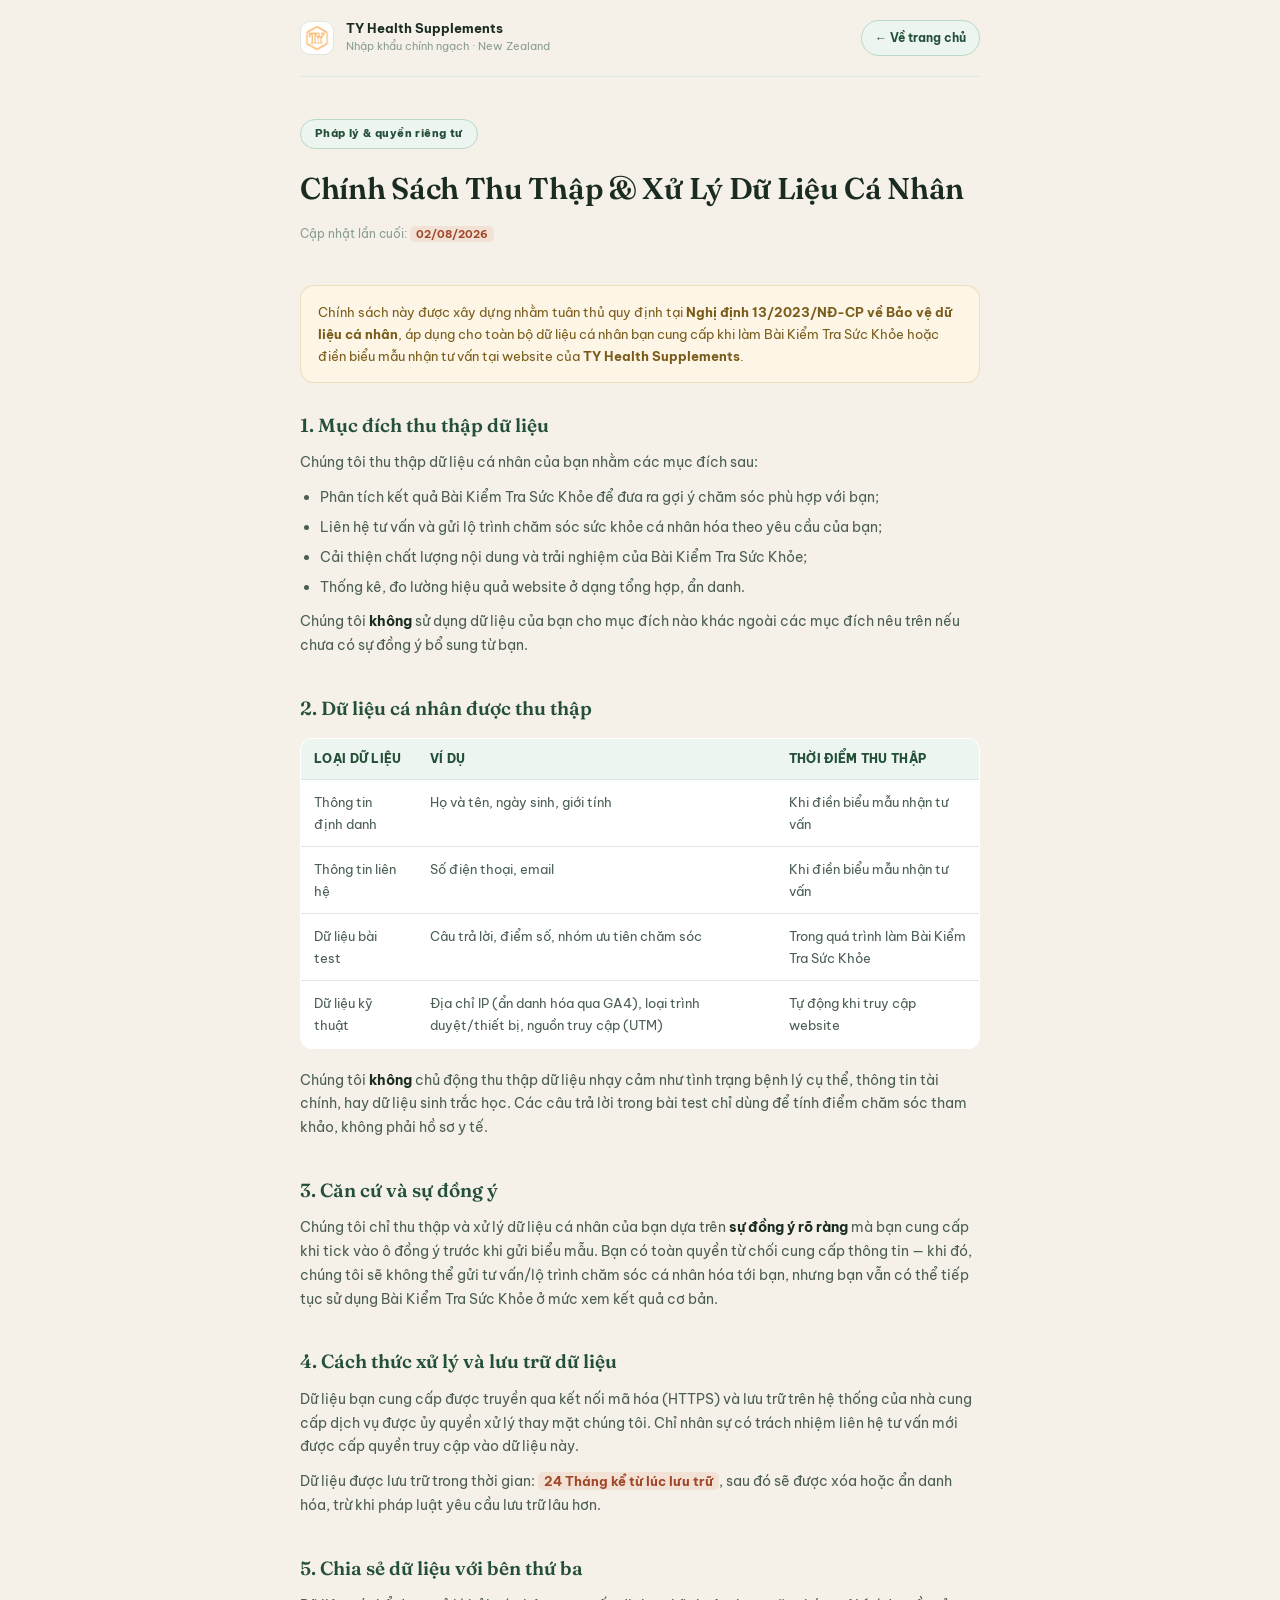
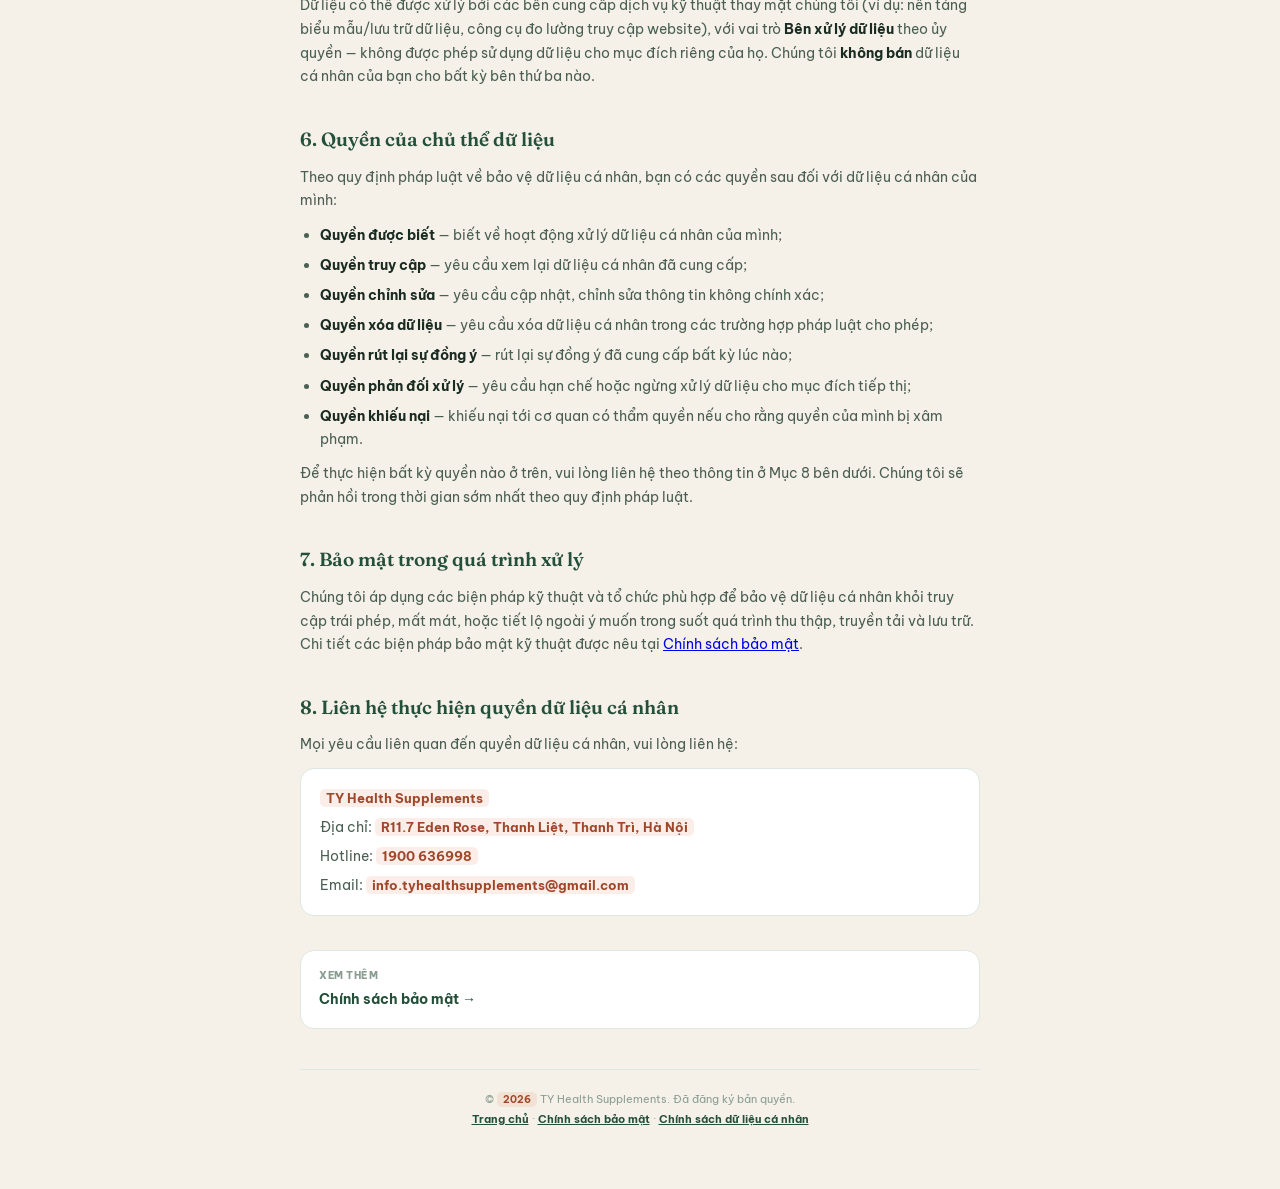
<file: data-collection-policy.html>
<!DOCTYPE html>
<html lang="vi">
<head>
<meta charset="UTF-8">
<meta name="viewport" content="width=device-width, initial-scale=1.0, viewport-fit=cover">
<title>Chính Sách Thu Thập & Xử Lý Dữ Liệu Cá Nhân — TY Health Supplements</title>
<meta name="description" content="Chính sách thu thập, xử lý và bảo vệ dữ liệu cá nhân khi bạn sử dụng Bài Kiểm Tra Sức Khỏe của TY Health Supplements.">
<meta name="robots" content="noindex">
<link rel="icon" type="image/png" href="img/favicon.png">
<link rel="preconnect" href="https://fonts.googleapis.com">
<link rel="preconnect" href="https://fonts.gstatic.com" crossorigin>
<link href="https://fonts.googleapis.com/css2?family=Fraunces:ital,opsz,wght@0,9..144,500;0,9..144,600;0,9..144,700;1,9..144,600&family=Be+Vietnam+Pro:wght@400;500;600;700;800&display=swap" rel="stylesheet">
<link rel="stylesheet" href="policy.css">
</head>
<body>
<div class="wrap">

  <header class="ph">
    <div class="logo"><img src="img/logo.png" alt="TY Health"></div>
    <div class="brand">
      <h1>TY Health Supplements</h1>
      <p>Nhập khẩu chính ngạch · New Zealand</p>
    </div>
    <a class="back" href="index.html">← Về trang chủ</a>
  </header>

  <div class="hero">
    <div class="tag">Pháp lý & quyền riêng tư</div>
    <h2>Chính Sách Thu Thập &amp; Xử Lý Dữ Liệu Cá Nhân</h2>
    <p class="updated">Cập nhật lần cuối: <span class="fill">02/08/2026</span></p>
  </div>

  <div class="notice">
    Chính sách này được xây dựng nhằm tuân thủ quy định tại <strong>Nghị định 13/2023/NĐ-CP về Bảo vệ dữ liệu cá nhân</strong>, áp dụng cho toàn bộ dữ liệu cá nhân bạn cung cấp khi làm Bài Kiểm Tra Sức Khỏe hoặc điền biểu mẫu nhận tư vấn tại website của <strong>TY Health Supplements</strong>.
  </div>

  <article>

    <section>
      <h3>1. Mục đích thu thập dữ liệu</h3>
      <p>Chúng tôi thu thập dữ liệu cá nhân của bạn nhằm các mục đích sau:</p>
      <ul>
        <li>Phân tích kết quả Bài Kiểm Tra Sức Khỏe để đưa ra gợi ý chăm sóc phù hợp với bạn;</li>
        <li>Liên hệ tư vấn và gửi lộ trình chăm sóc sức khỏe cá nhân hóa theo yêu cầu của bạn;</li>
        <li>Cải thiện chất lượng nội dung và trải nghiệm của Bài Kiểm Tra Sức Khỏe;</li>
        <li>Thống kê, đo lường hiệu quả website ở dạng tổng hợp, ẩn danh.</li>
      </ul>
      <p>Chúng tôi <strong>không</strong> sử dụng dữ liệu của bạn cho mục đích nào khác ngoài các mục đích nêu trên nếu chưa có sự đồng ý bổ sung từ bạn.</p>
    </section>

    <section>
      <h3>2. Dữ liệu cá nhân được thu thập</h3>
      <table class="dtable">
        <tr><th>Loại dữ liệu</th><th>Ví dụ</th><th>Thời điểm thu thập</th></tr>
        <tr><td>Thông tin định danh</td><td>Họ và tên, ngày sinh, giới tính</td><td>Khi điền biểu mẫu nhận tư vấn</td></tr>
        <tr><td>Thông tin liên hệ</td><td>Số điện thoại, email</td><td>Khi điền biểu mẫu nhận tư vấn</td></tr>
        <tr><td>Dữ liệu bài test</td><td>Câu trả lời, điểm số, nhóm ưu tiên chăm sóc</td><td>Trong quá trình làm Bài Kiểm Tra Sức Khỏe</td></tr>
        <tr><td>Dữ liệu kỹ thuật</td><td>Địa chỉ IP (ẩn danh hóa qua GA4), loại trình duyệt/thiết bị, nguồn truy cập (UTM)</td><td>Tự động khi truy cập website</td></tr>
      </table>
      <p>Chúng tôi <strong>không</strong> chủ động thu thập dữ liệu nhạy cảm như tình trạng bệnh lý cụ thể, thông tin tài chính, hay dữ liệu sinh trắc học. Các câu trả lời trong bài test chỉ dùng để tính điểm chăm sóc tham khảo, không phải hồ sơ y tế.</p>
    </section>

    <section>
      <h3>3. Căn cứ và sự đồng ý</h3>
      <p>Chúng tôi chỉ thu thập và xử lý dữ liệu cá nhân của bạn dựa trên <strong>sự đồng ý rõ ràng</strong> mà bạn cung cấp khi tick vào ô đồng ý trước khi gửi biểu mẫu. Bạn có toàn quyền từ chối cung cấp thông tin — khi đó, chúng tôi sẽ không thể gửi tư vấn/lộ trình chăm sóc cá nhân hóa tới bạn, nhưng bạn vẫn có thể tiếp tục sử dụng Bài Kiểm Tra Sức Khỏe ở mức xem kết quả cơ bản.</p>
    </section>

    <section>
      <h3>4. Cách thức xử lý và lưu trữ dữ liệu</h3>
      <p>Dữ liệu bạn cung cấp được truyền qua kết nối mã hóa (HTTPS) và lưu trữ trên hệ thống của nhà cung cấp dịch vụ được ủy quyền xử lý thay mặt chúng tôi. Chỉ nhân sự có trách nhiệm liên hệ tư vấn mới được cấp quyền truy cập vào dữ liệu này.</p>
      <p>Dữ liệu được lưu trữ trong thời gian: <span class="fill">24 Tháng kể từ lúc lưu trữ</span>, sau đó sẽ được xóa hoặc ẩn danh hóa, trừ khi pháp luật yêu cầu lưu trữ lâu hơn.</p>
    </section>

    <section>
      <h3>5. Chia sẻ dữ liệu với bên thứ ba</h3>
      <p>Dữ liệu có thể được xử lý bởi các bên cung cấp dịch vụ kỹ thuật thay mặt chúng tôi (ví dụ: nền tảng biểu mẫu/lưu trữ dữ liệu, công cụ đo lường truy cập website), với vai trò <strong>Bên xử lý dữ liệu</strong> theo ủy quyền — không được phép sử dụng dữ liệu cho mục đích riêng của họ. Chúng tôi <strong>không bán</strong> dữ liệu cá nhân của bạn cho bất kỳ bên thứ ba nào.</p>
    </section>

    <section>
      <h3>6. Quyền của chủ thể dữ liệu</h3>
      <p>Theo quy định pháp luật về bảo vệ dữ liệu cá nhân, bạn có các quyền sau đối với dữ liệu cá nhân của mình:</p>
      <ul>
        <li><strong>Quyền được biết</strong> — biết về hoạt động xử lý dữ liệu cá nhân của mình;</li>
        <li><strong>Quyền truy cập</strong> — yêu cầu xem lại dữ liệu cá nhân đã cung cấp;</li>
        <li><strong>Quyền chỉnh sửa</strong> — yêu cầu cập nhật, chỉnh sửa thông tin không chính xác;</li>
        <li><strong>Quyền xóa dữ liệu</strong> — yêu cầu xóa dữ liệu cá nhân trong các trường hợp pháp luật cho phép;</li>
        <li><strong>Quyền rút lại sự đồng ý</strong> — rút lại sự đồng ý đã cung cấp bất kỳ lúc nào;</li>
        <li><strong>Quyền phản đối xử lý</strong> — yêu cầu hạn chế hoặc ngừng xử lý dữ liệu cho mục đích tiếp thị;</li>
        <li><strong>Quyền khiếu nại</strong> — khiếu nại tới cơ quan có thẩm quyền nếu cho rằng quyền của mình bị xâm phạm.</li>
      </ul>
      <p>Để thực hiện bất kỳ quyền nào ở trên, vui lòng liên hệ theo thông tin ở Mục 8 bên dưới. Chúng tôi sẽ phản hồi trong thời gian sớm nhất theo quy định pháp luật.</p>
    </section>

    <section>
      <h3>7. Bảo mật trong quá trình xử lý</h3>
      <p>Chúng tôi áp dụng các biện pháp kỹ thuật và tổ chức phù hợp để bảo vệ dữ liệu cá nhân khỏi truy cập trái phép, mất mát, hoặc tiết lộ ngoài ý muốn trong suốt quá trình thu thập, truyền tải và lưu trữ. Chi tiết các biện pháp bảo mật kỹ thuật được nêu tại <a href="privacy-policy.html">Chính sách bảo mật</a>.</p>
    </section>

    <section>
      <h3>8. Liên hệ thực hiện quyền dữ liệu cá nhân</h3>
      <p>Mọi yêu cầu liên quan đến quyền dữ liệu cá nhân, vui lòng liên hệ:</p>
      <div class="contact-box">
        <p><strong><span class="fill">TY Health Supplements</span></strong></p>
        <p>Địa chỉ: <span class="fill">R11.7 Eden Rose, Thanh Liệt, Thanh Trì, Hà Nội</span></p>
        <p>Hotline: <span class="fill">1900 636998</span></p>
        <p>Email: <span class="fill">info.tyhealthsupplements@gmail.com</span></p>
      </div>
    </section>

  </article>

  <a class="crosslink" href="privacy-policy.html">
    <div class="k">Xem thêm</div>
    <div class="t">Chính sách bảo mật →</div>
  </a>

  <footer class="pf">
    <p>© <span class="fill">2026</span> TY Health Supplements. Đã đăng ký bản quyền.</p>
    <p><a href="index.html">Trang chủ</a> · <a href="privacy-policy.html">Chính sách bảo mật</a> · <a href="data-collection-policy.html">Chính sách dữ liệu cá nhân</a></p>
  </footer>

</div>
</body>
</html>
</file>
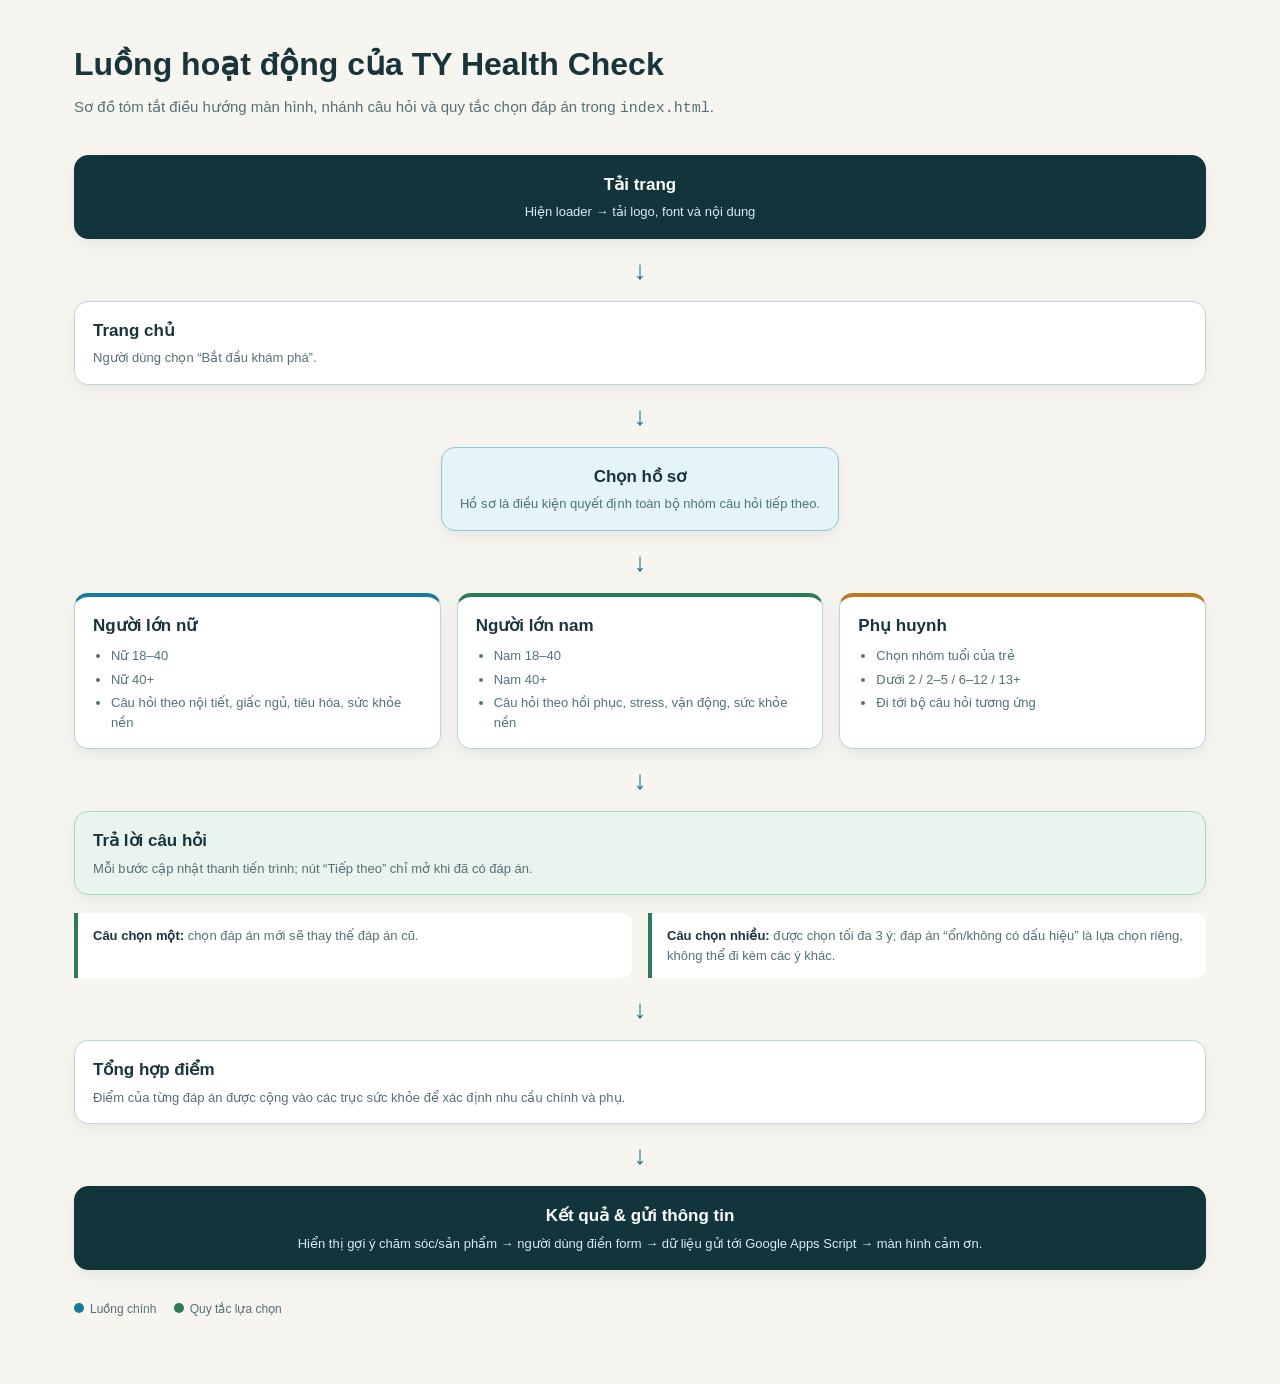
<file: index-flow-diagram.html>
<!doctype html>
<html lang="vi">
<head>
  <meta charset="utf-8">
  <meta name="viewport" content="width=device-width, initial-scale=1">
  <title>Luồng hoạt động — TY Health Check</title>
  <style>
    :root{--navy:#12343b;--blue:#187a9a;--blue-soft:#e4f4f8;--green:#2d7a56;--green-soft:#e8f4ed;--line:#bfd4d8;--paper:#f7f5ef;--ink:#17353b;--muted:#557078;--white:#fff}
    *{box-sizing:border-box} body{margin:0;background:var(--paper);color:var(--ink);font:15px/1.5 Arial,sans-serif}
    main{max-width:1180px;margin:auto;padding:40px 24px 56px} h1{margin:0 0 8px;font-size:32px} .lead{margin:0 0 34px;color:var(--muted)}
    .flow{display:grid;gap:18px}.node{position:relative;border:1px solid var(--line);border-radius:14px;background:var(--white);padding:16px 18px;box-shadow:0 6px 18px rgba(20,60,67,.07)}
    .node h2,.node h3{margin:0 0 5px;font-size:17px}.node p{margin:0;color:var(--muted);font-size:13px}.start,.result{background:var(--navy);border-color:var(--navy);color:#fff;text-align:center}.start p,.result p{color:#d5edf2}.arrow{text-align:center;color:var(--blue);font-size:26px;line-height:1}
    .decision{max-width:460px;margin:auto;background:var(--blue-soft);border-color:#8fc8d7;text-align:center}.branches{display:grid;grid-template-columns:repeat(3,1fr);gap:16px;position:relative}.branch{border-top:4px solid var(--blue)}.branch:nth-child(2){border-top-color:var(--green)}.branch:nth-child(3){border-top-color:#bc7b22}
    .branch ul{margin:8px 0 0;padding-left:18px;color:var(--muted);font-size:13px}.branch li+li{margin-top:4px}.multi{background:var(--green-soft);border-color:#a8d8ba}.rules{display:grid;grid-template-columns:1fr 1fr;gap:16px}.rule{padding:13px 15px;border-left:4px solid var(--green);background:var(--white);border-radius:0 10px 10px 0;color:var(--muted);font-size:13px}.rule strong{color:var(--ink)}
    .legend{margin-top:30px;color:var(--muted);font-size:12px}.legend span{display:inline-block;width:10px;height:10px;margin:0 6px 0 14px;border-radius:50%;background:var(--blue)}.legend span:first-child{margin-left:0}.legend .green{background:var(--green)}
    @media(max-width:720px){main{padding:28px 16px 40px}h1{font-size:26px}.branches,.rules{grid-template-columns:1fr}.arrow{font-size:22px}}
  </style>
</head>
<body>
  <main>
    <h1>Luồng hoạt động của TY Health Check</h1>
    <p class="lead">Sơ đồ tóm tắt điều hướng màn hình, nhánh câu hỏi và quy tắc chọn đáp án trong <code>index.html</code>.</p>

    <section class="flow" aria-label="Sơ đồ luồng bài kiểm tra">
      <article class="node start"><h2>Tải trang</h2><p>Hiện loader → tải logo, font và nội dung</p></article>
      <div class="arrow" aria-hidden="true">↓</div>
      <article class="node"><h2>Trang chủ</h2><p>Người dùng chọn “Bắt đầu khám phá”.</p></article>
      <div class="arrow" aria-hidden="true">↓</div>
      <article class="node decision"><h2>Chọn hồ sơ</h2><p>Hồ sơ là điều kiện quyết định toàn bộ nhóm câu hỏi tiếp theo.</p></article>
      <div class="arrow" aria-hidden="true">↓</div>

      <div class="branches">
        <article class="node branch"><h3>Người lớn nữ</h3><ul><li>Nữ 18–40</li><li>Nữ 40+</li><li>Câu hỏi theo nội tiết, giấc ngủ, tiêu hóa, sức khỏe nền</li></ul></article>
        <article class="node branch"><h3>Người lớn nam</h3><ul><li>Nam 18–40</li><li>Nam 40+</li><li>Câu hỏi theo hồi phục, stress, vận động, sức khỏe nền</li></ul></article>
        <article class="node branch"><h3>Phụ huynh</h3><ul><li>Chọn nhóm tuổi của trẻ</li><li>Dưới 2 / 2–5 / 6–12 / 13+</li><li>Đi tới bộ câu hỏi tương ứng</li></ul></article>
      </div>

      <div class="arrow" aria-hidden="true">↓</div>
      <article class="node multi"><h2>Trả lời câu hỏi</h2><p>Mỗi bước cập nhật thanh tiến trình; nút “Tiếp theo” chỉ mở khi đã có đáp án.</p></article>

      <div class="rules" aria-label="Quy tắc câu hỏi nhiều đáp án">
        <div class="rule"><strong>Câu chọn một:</strong> chọn đáp án mới sẽ thay thế đáp án cũ.</div>
        <div class="rule"><strong>Câu chọn nhiều:</strong> được chọn tối đa 3 ý; đáp án “ổn/không có dấu hiệu” là lựa chọn riêng, không thể đi kèm các ý khác.</div>
      </div>

      <div class="arrow" aria-hidden="true">↓</div>
      <article class="node"><h2>Tổng hợp điểm</h2><p>Điểm của từng đáp án được cộng vào các trục sức khỏe để xác định nhu cầu chính và phụ.</p></article>
      <div class="arrow" aria-hidden="true">↓</div>
      <article class="node result"><h2>Kết quả &amp; gửi thông tin</h2><p>Hiển thị gợi ý chăm sóc/sản phẩm → người dùng điền form → dữ liệu gửi tới Google Apps Script → màn hình cảm ơn.</p></article>
    </section>

    <p class="legend"><span></span>Luồng chính <span class="green"></span>Quy tắc lựa chọn</p>
  </main>
</body>
</html>
</file>
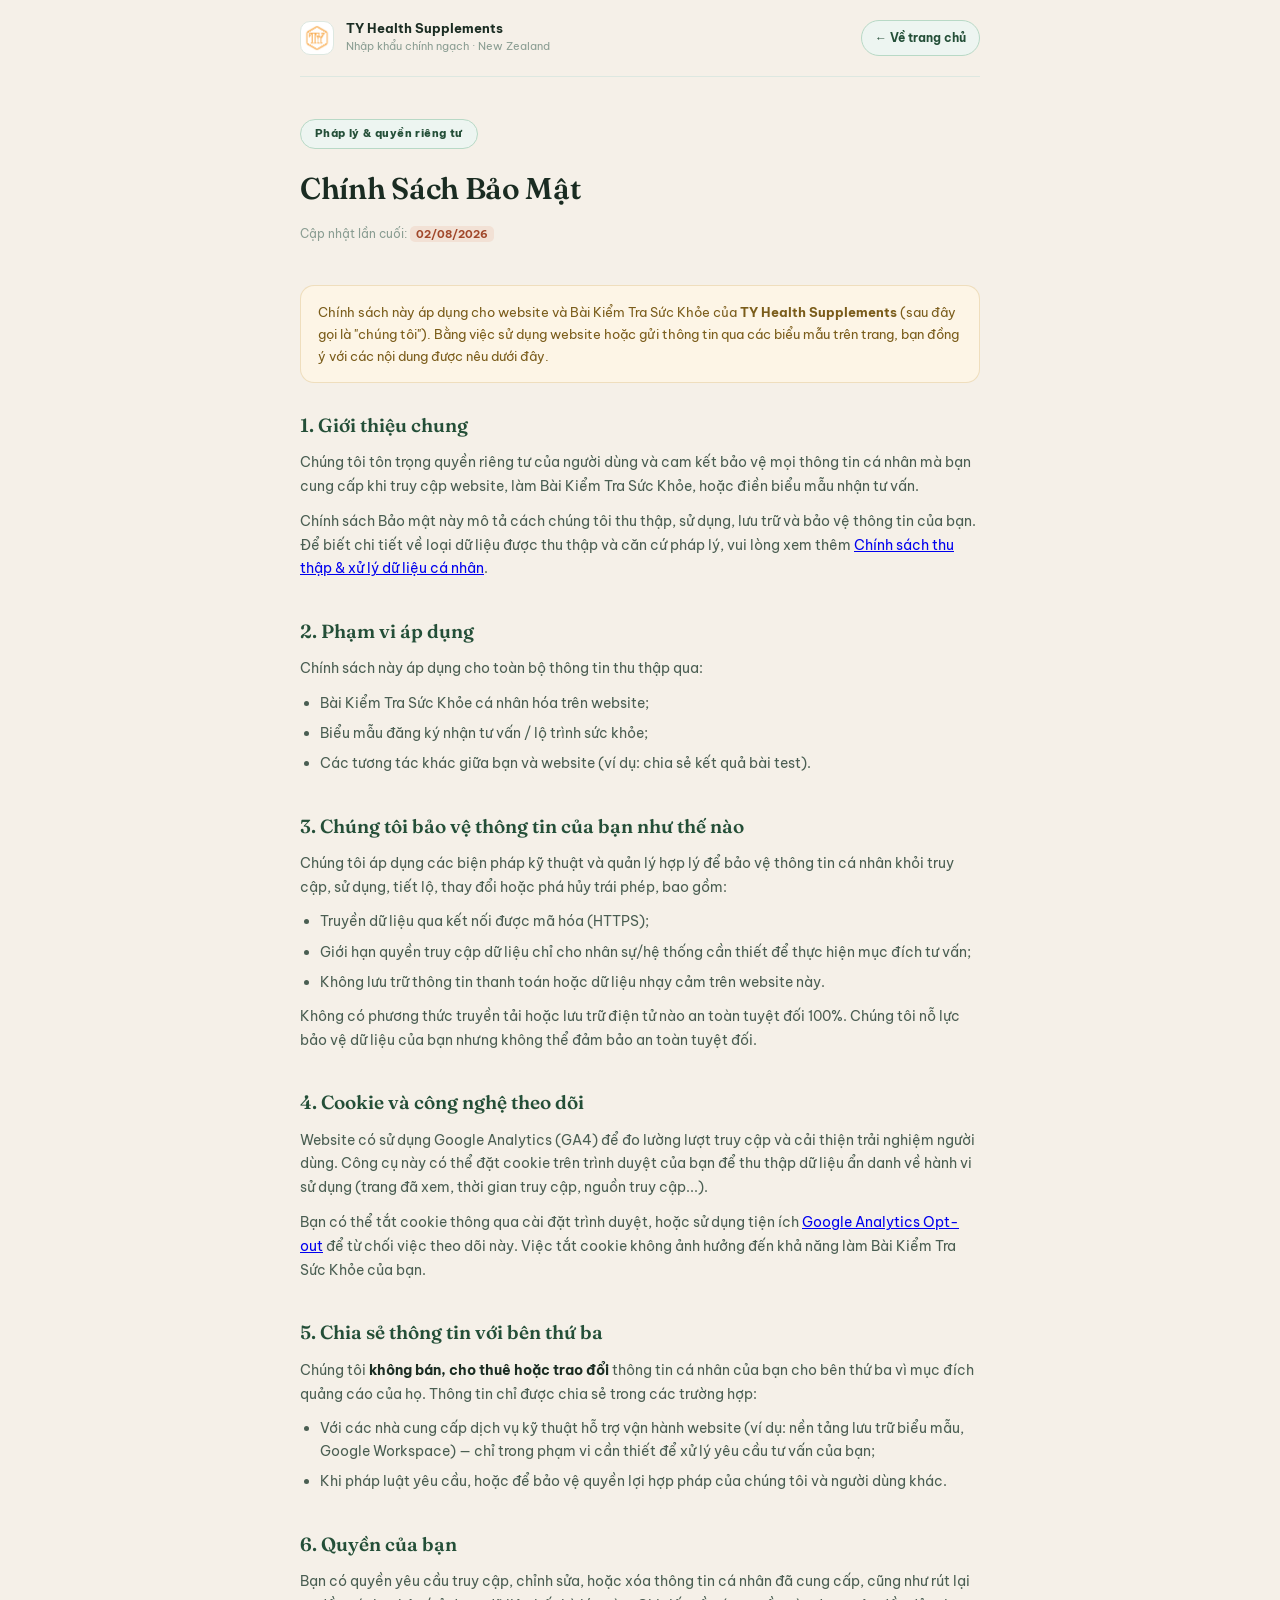
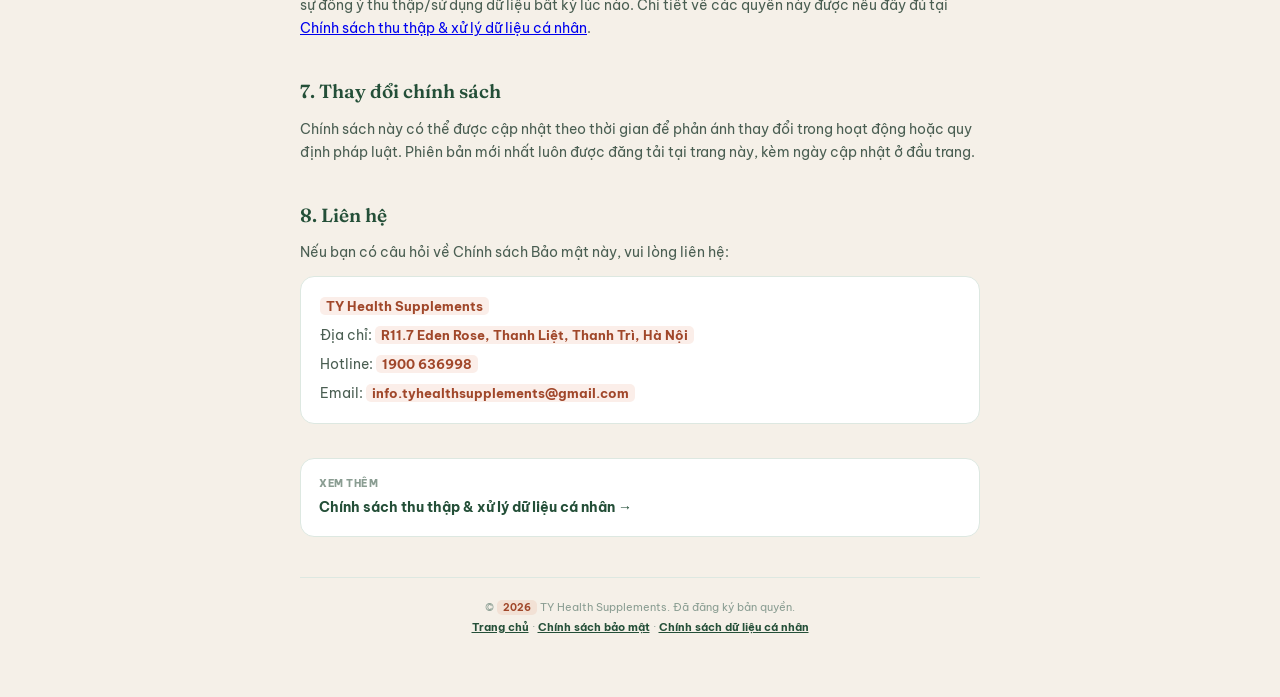
<file: privacy-policy.html>
<!DOCTYPE html>
<html lang="vi">
<head>
<meta charset="UTF-8">
<meta name="viewport" content="width=device-width, initial-scale=1.0, viewport-fit=cover">
<title>Chính Sách Bảo Mật — TY Health Supplements</title>
<meta name="description" content="Chính sách bảo mật của TY Health Supplements — cách chúng tôi bảo vệ và sử dụng thông tin của bạn.">
<meta name="robots" content="noindex">
<link rel="icon" type="image/png" href="img/favicon.png">
<link rel="preconnect" href="https://fonts.googleapis.com">
<link rel="preconnect" href="https://fonts.gstatic.com" crossorigin>
<link href="https://fonts.googleapis.com/css2?family=Fraunces:ital,opsz,wght@0,9..144,500;0,9..144,600;0,9..144,700;1,9..144,600&family=Be+Vietnam+Pro:wght@400;500;600;700;800&display=swap" rel="stylesheet">
<link rel="stylesheet" href="policy.css">
</head>
<body>
<div class="wrap">

  <header class="ph">
    <div class="logo"><img src="img/logo.png" alt="TY Health"></div>
    <div class="brand">
      <h1>TY Health Supplements</h1>
      <p>Nhập khẩu chính ngạch · New Zealand</p>
    </div>
    <a class="back" href="index.html">← Về trang chủ</a>
  </header>

  <div class="hero">
    <div class="tag">Pháp lý & quyền riêng tư</div>
    <h2>Chính Sách Bảo Mật</h2>
    <p class="updated">Cập nhật lần cuối: <span class="fill">02/08/2026</span></p>
  </div>

  <div class="notice">
    Chính sách này áp dụng cho website và Bài Kiểm Tra Sức Khỏe của <strong>TY Health Supplements</strong> (sau đây gọi là "chúng tôi"). Bằng việc sử dụng website hoặc gửi thông tin qua các biểu mẫu trên trang, bạn đồng ý với các nội dung được nêu dưới đây.
  </div>

  <article>

    <section>
      <h3>1. Giới thiệu chung</h3>
      <p>Chúng tôi tôn trọng quyền riêng tư của người dùng và cam kết bảo vệ mọi thông tin cá nhân mà bạn cung cấp khi truy cập website, làm Bài Kiểm Tra Sức Khỏe, hoặc điền biểu mẫu nhận tư vấn.</p>
      <p>Chính sách Bảo mật này mô tả cách chúng tôi thu thập, sử dụng, lưu trữ và bảo vệ thông tin của bạn. Để biết chi tiết về loại dữ liệu được thu thập và căn cứ pháp lý, vui lòng xem thêm <a href="data-collection-policy.html">Chính sách thu thập &amp; xử lý dữ liệu cá nhân</a>.</p>
    </section>

    <section>
      <h3>2. Phạm vi áp dụng</h3>
      <p>Chính sách này áp dụng cho toàn bộ thông tin thu thập qua:</p>
      <ul>
        <li>Bài Kiểm Tra Sức Khỏe cá nhân hóa trên website;</li>
        <li>Biểu mẫu đăng ký nhận tư vấn / lộ trình sức khỏe;</li>
        <li>Các tương tác khác giữa bạn và website (ví dụ: chia sẻ kết quả bài test).</li>
      </ul>
    </section>

    <section>
      <h3>3. Chúng tôi bảo vệ thông tin của bạn như thế nào</h3>
      <p>Chúng tôi áp dụng các biện pháp kỹ thuật và quản lý hợp lý để bảo vệ thông tin cá nhân khỏi truy cập, sử dụng, tiết lộ, thay đổi hoặc phá hủy trái phép, bao gồm:</p>
      <ul>
        <li>Truyền dữ liệu qua kết nối được mã hóa (HTTPS);</li>
        <li>Giới hạn quyền truy cập dữ liệu chỉ cho nhân sự/hệ thống cần thiết để thực hiện mục đích tư vấn;</li>
        <li>Không lưu trữ thông tin thanh toán hoặc dữ liệu nhạy cảm trên website này.</li>
      </ul>
      <p>Không có phương thức truyền tải hoặc lưu trữ điện tử nào an toàn tuyệt đối 100%. Chúng tôi nỗ lực bảo vệ dữ liệu của bạn nhưng không thể đảm bảo an toàn tuyệt đối.</p>
    </section>

    <section>
      <h3>4. Cookie và công nghệ theo dõi</h3>
      <p>Website có sử dụng Google Analytics (GA4) để đo lường lượt truy cập và cải thiện trải nghiệm người dùng. Công cụ này có thể đặt cookie trên trình duyệt của bạn để thu thập dữ liệu ẩn danh về hành vi sử dụng (trang đã xem, thời gian truy cập, nguồn truy cập...).</p>
      <p>Bạn có thể tắt cookie thông qua cài đặt trình duyệt, hoặc sử dụng tiện ích <a href="https://tools.google.com/dlpage/gaoptout" target="_blank" rel="noopener">Google Analytics Opt-out</a> để từ chối việc theo dõi này. Việc tắt cookie không ảnh hưởng đến khả năng làm Bài Kiểm Tra Sức Khỏe của bạn.</p>
    </section>

    <section>
      <h3>5. Chia sẻ thông tin với bên thứ ba</h3>
      <p>Chúng tôi <strong>không bán, cho thuê hoặc trao đổi</strong> thông tin cá nhân của bạn cho bên thứ ba vì mục đích quảng cáo của họ. Thông tin chỉ được chia sẻ trong các trường hợp:</p>
      <ul>
        <li>Với các nhà cung cấp dịch vụ kỹ thuật hỗ trợ vận hành website (ví dụ: nền tảng lưu trữ biểu mẫu, Google Workspace) — chỉ trong phạm vi cần thiết để xử lý yêu cầu tư vấn của bạn;</li>
        <li>Khi pháp luật yêu cầu, hoặc để bảo vệ quyền lợi hợp pháp của chúng tôi và người dùng khác.</li>
      </ul>
    </section>

    <section>
      <h3>6. Quyền của bạn</h3>
      <p>Bạn có quyền yêu cầu truy cập, chỉnh sửa, hoặc xóa thông tin cá nhân đã cung cấp, cũng như rút lại sự đồng ý thu thập/sử dụng dữ liệu bất kỳ lúc nào. Chi tiết về các quyền này được nêu đầy đủ tại <a href="data-collection-policy.html">Chính sách thu thập &amp; xử lý dữ liệu cá nhân</a>.</p>
    </section>

    <section>
      <h3>7. Thay đổi chính sách</h3>
      <p>Chính sách này có thể được cập nhật theo thời gian để phản ánh thay đổi trong hoạt động hoặc quy định pháp luật. Phiên bản mới nhất luôn được đăng tải tại trang này, kèm ngày cập nhật ở đầu trang.</p>
    </section>

    <section>
      <h3>8. Liên hệ</h3>
      <p>Nếu bạn có câu hỏi về Chính sách Bảo mật này, vui lòng liên hệ:</p>
      <div class="contact-box">
        <p><strong><span class="fill">TY Health Supplements</span></strong></p>
        <p>Địa chỉ: <span class="fill">R11.7 Eden Rose, Thanh Liệt, Thanh Trì, Hà Nội</span></p>
        <p>Hotline: <span class="fill">1900 636998</span></p>
        <p>Email: <span class="fill">info.tyhealthsupplements@gmail.com</span></p>
      </div>
    </section>

  </article>

  <a class="crosslink" href="data-collection-policy.html">
    <div class="k">Xem thêm</div>
    <div class="t">Chính sách thu thập &amp; xử lý dữ liệu cá nhân →</div>
  </a>

  <footer class="pf">
    <p>© <span class="fill">2026</span> TY Health Supplements. Đã đăng ký bản quyền.</p>
    <p><a href="index.html">Trang chủ</a> · <a href="privacy-policy.html">Chính sách bảo mật</a> · <a href="data-collection-policy.html">Chính sách dữ liệu cá nhân</a></p>
  </footer>

</div>
</body>
</html>
</file>
<file: policy.css>
:root{
  --g:#3b7d55; --gd:#244f38; --gp:#edf5f1; --gm:#b8d9c6;
  --au:#c49640; --ap:#fdf5e6; --bg:#f5f0e8; --wh:#ffffff;
  --tx:#1a2c22; --tm:#4a5e52; --ts:#8a9d92; --bd:#dde8e1;
}
*,*::before,*::after{box-sizing:border-box; margin:0; padding:0;}
html{-webkit-text-size-adjust:100%;}
body{
  font-family:'Be Vietnam Pro', sans-serif;
  background:var(--bg); color:var(--tx);
  line-height:1.7; font-size:15px;
  -webkit-font-smoothing:antialiased;
}
.wrap{max-width:720px; margin:0 auto; padding:0 20px 60px;}
header.ph{
  display:flex; align-items:center; gap:12px;
  padding:20px 0; margin-bottom:8px;
  border-bottom:1px solid var(--bd);
}
header.ph .logo{
  width:34px; height:34px; border-radius:10px; overflow:hidden;
  flex-shrink:0; background:var(--wh); border:1px solid var(--bd);
  display:flex; align-items:center; justify-content:center;
}
header.ph .logo img{width:100%; height:100%; object-fit:cover;}
header.ph .brand h1{font-size:13px; font-weight:700; color:var(--tx); line-height:1.2;}
header.ph .brand p{font-size:10.5px; color:var(--ts); margin-top:1px;}
header.ph a.back{
  margin-left:auto; font-size:12px; font-weight:700; color:var(--gd);
  text-decoration:none; display:inline-flex; align-items:center; gap:5px;
  padding:7px 13px; border-radius:20px; background:var(--gp);
  border:1px solid var(--gm); white-space:nowrap;
}
.hero{padding:34px 0 18px;}
.hero .tag{
  display:inline-flex; align-items:center; gap:5px;
  background:var(--gp); border:1px solid var(--gm);
  border-radius:30px; padding:5px 14px; margin-bottom:14px;
  font-size:10.5px; font-weight:800; color:var(--gd); letter-spacing:.4px;
}
.hero h2{
  font-family:'Fraunces', serif; font-weight:600; font-size:30px;
  color:var(--tx); letter-spacing:-.01em; margin-bottom:10px;
}
.hero .updated{font-size:12px; color:var(--ts);}
.notice{
  background:var(--ap); border:1px solid rgba(196,150,64,.25);
  border-radius:14px; padding:15px 17px; margin:22px 0;
  font-size:13px; color:#7a5c1a; line-height:1.7;
}
article section{margin-bottom:30px;}
article h3{
  font-family:'Fraunces', serif; font-weight:600; font-size:19px;
  color:var(--gd); margin-bottom:10px; padding-top:4px;
}
article p{font-size:14px; color:var(--tm); margin-bottom:11px;}
article ul{margin:0 0 11px 20px;}
article li{font-size:14px; color:var(--tm); margin-bottom:7px; line-height:1.65;}
article strong{color:var(--tx); font-weight:700;}
.fill{
  background:rgba(217,113,74,.12); color:#a0472a;
  padding:1px 6px; border-radius:5px; font-weight:700; font-size:.93em;
  white-space:nowrap;
}
table.dtable{
  width:100%; border-collapse:collapse; margin:14px 0 20px;
  font-size:13px; background:var(--wh); border-radius:12px; overflow:hidden;
  border:1px solid var(--bd);
}
table.dtable th{
  background:var(--gp); color:var(--gd); text-align:left;
  padding:10px 13px; font-weight:800; font-size:11.5px;
  text-transform:uppercase; letter-spacing:.3px;
}
table.dtable td{padding:11px 13px; border-top:1px solid var(--bd); color:var(--tm); vertical-align:top;}
.contact-box{
  background:var(--wh); border:1px solid var(--bd); border-radius:14px;
  padding:18px 19px; margin-top:8px;
}
.contact-box p{margin-bottom:6px; font-size:13.5px;}
.contact-box p:last-child{margin-bottom:0;}
.crosslink{
  display:block; margin-top:34px; padding:16px 18px;
  background:var(--wh); border:1px solid var(--bd); border-radius:14px;
  text-decoration:none;
}
.crosslink .k{font-size:10px; font-weight:800; color:var(--ts); text-transform:uppercase; letter-spacing:.5px; margin-bottom:4px;}
.crosslink .t{font-size:14px; font-weight:700; color:var(--gd);}
footer.pf{
  margin-top:40px; padding-top:20px; border-top:1px solid var(--bd);
  font-size:11px; color:var(--ts); text-align:center; line-height:1.8;
}
footer.pf a{color:var(--gd); font-weight:700; text-decoration:underline;}
@media(max-width:480px){
  .hero h2{font-size:25px;}
  article h3{font-size:17px;}
}
</file>
